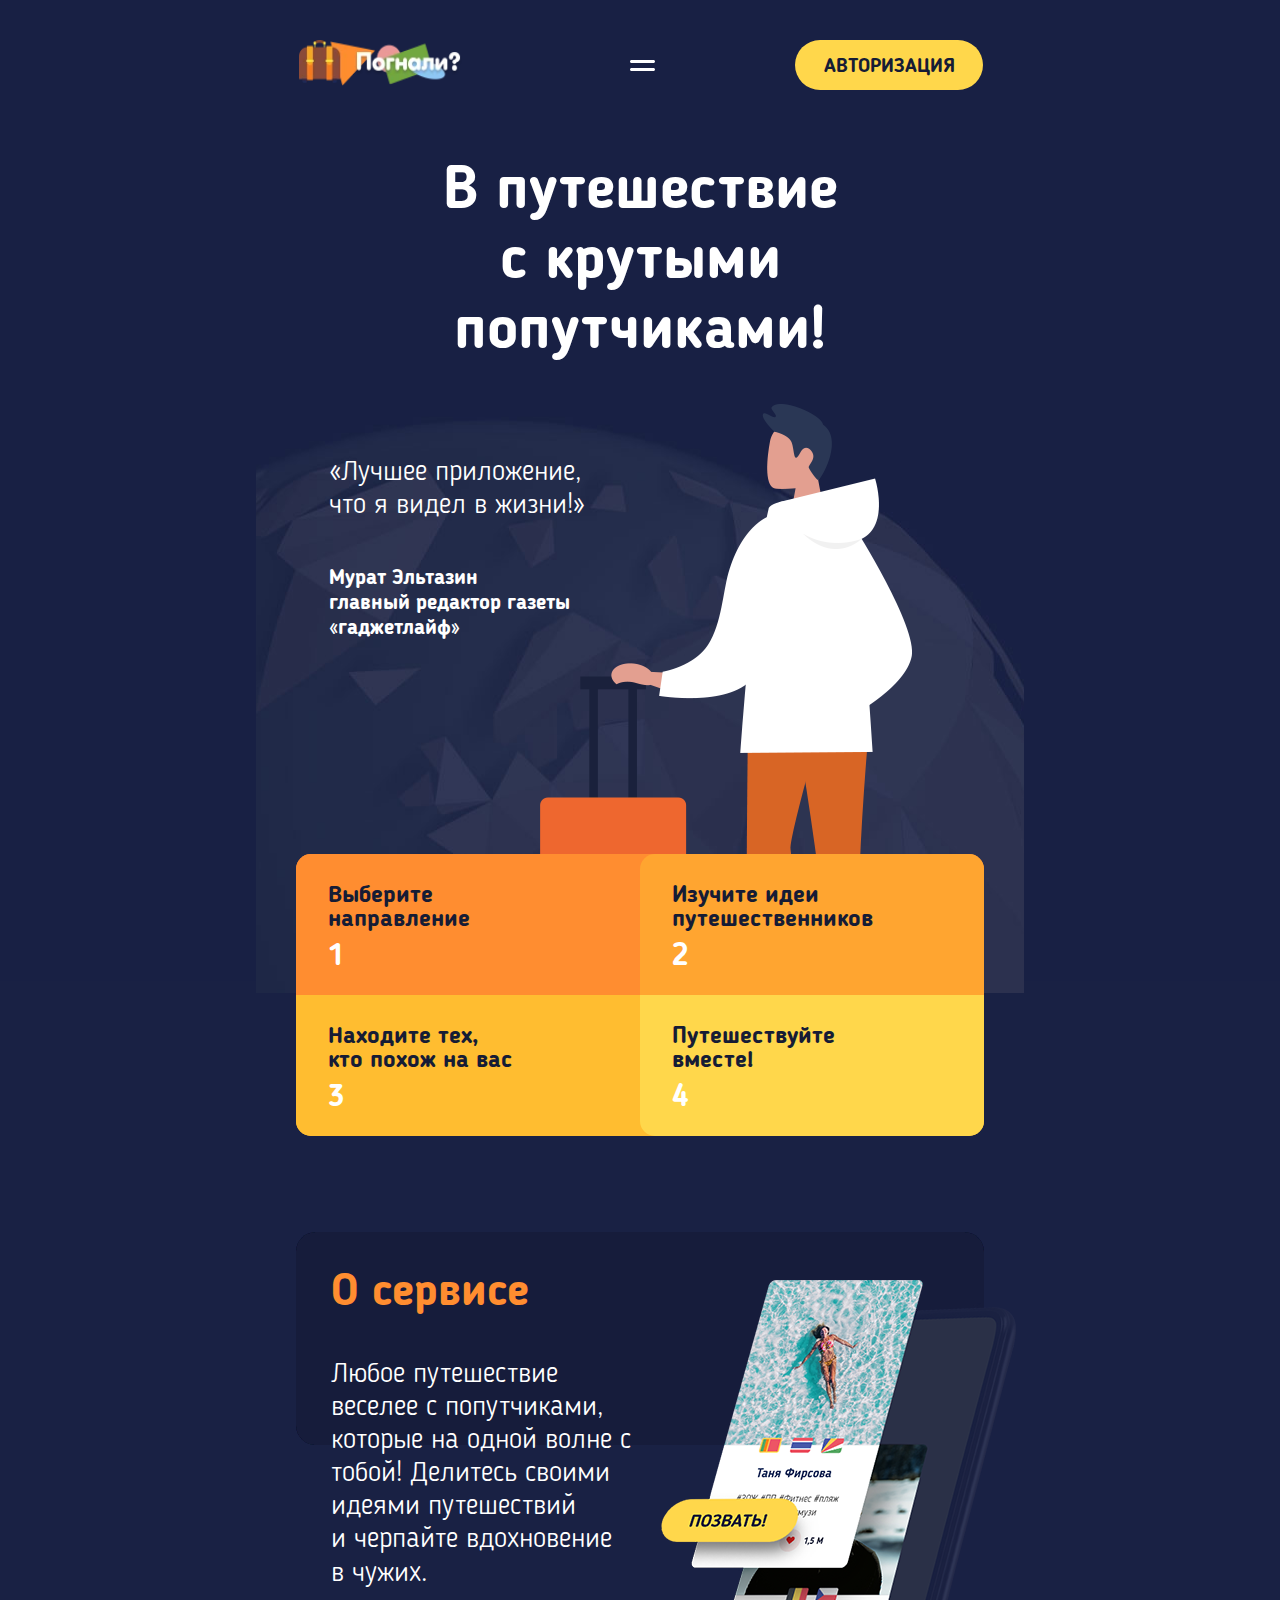
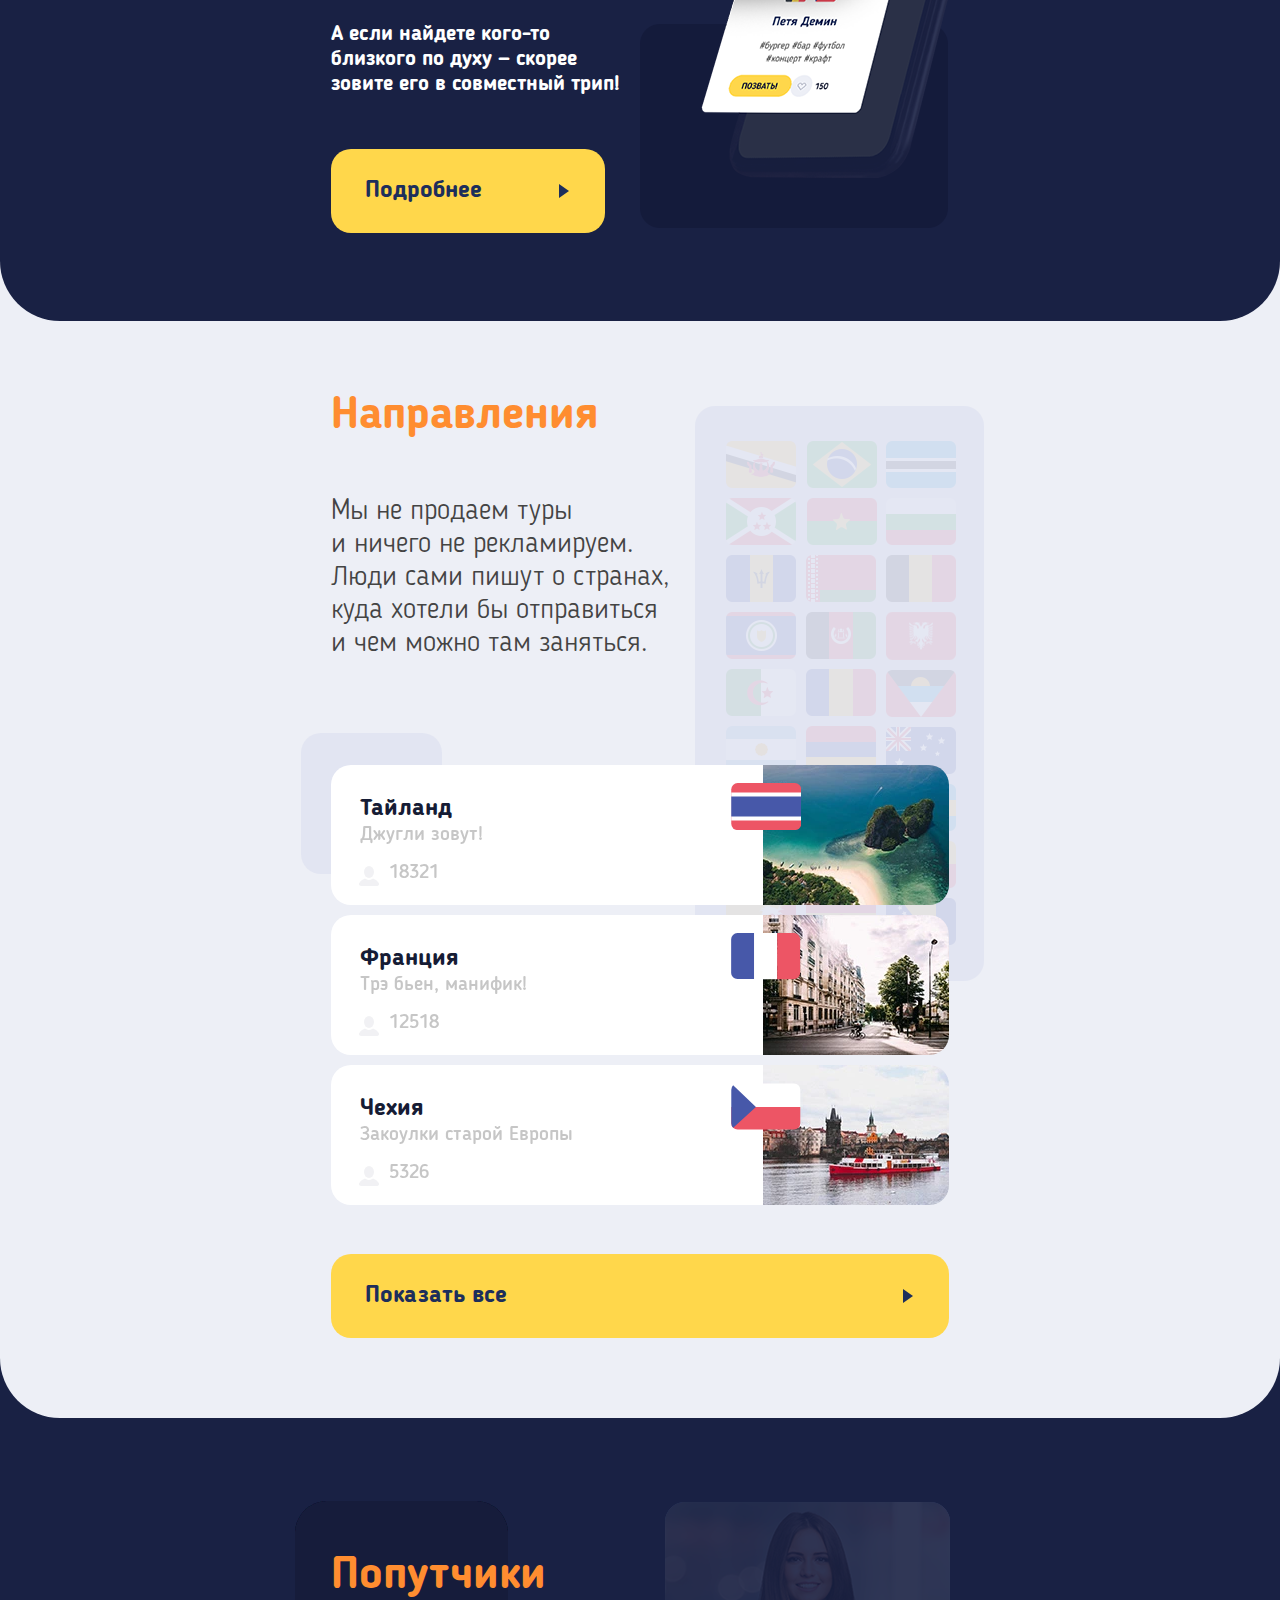
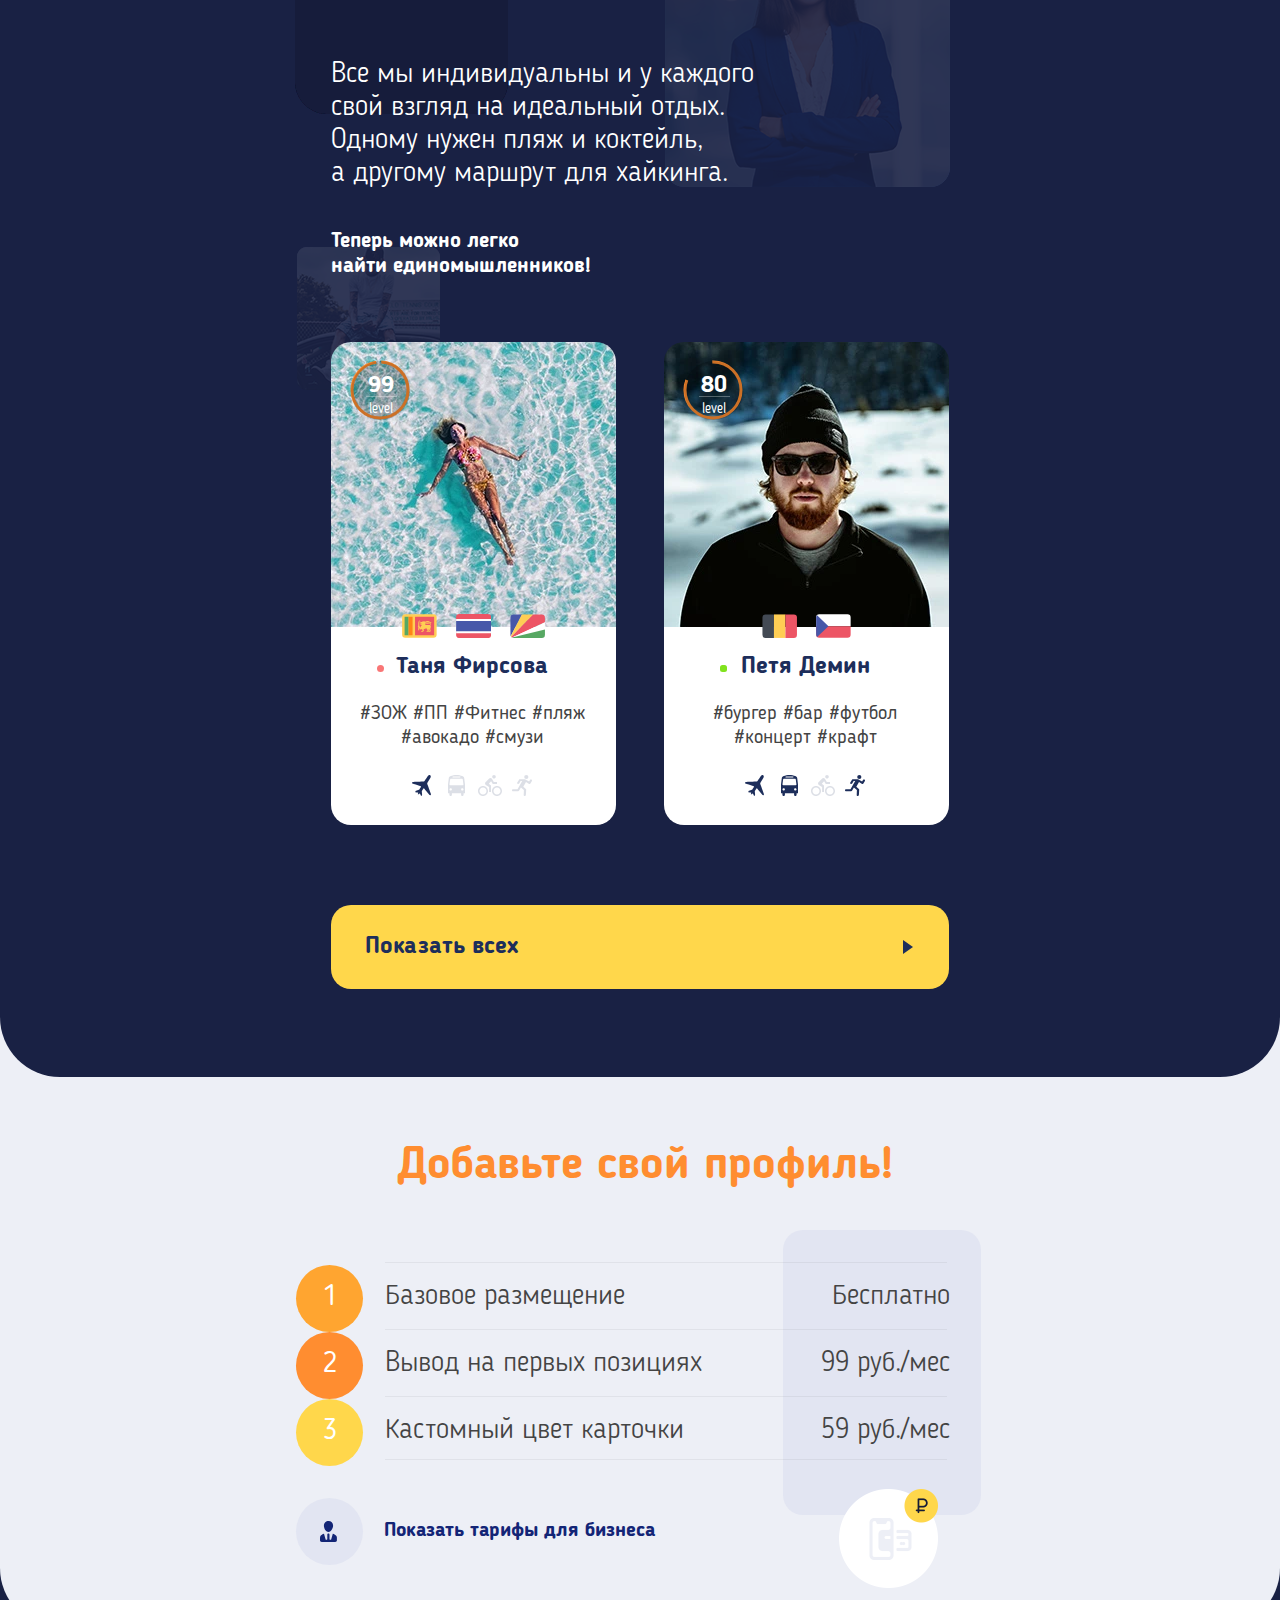
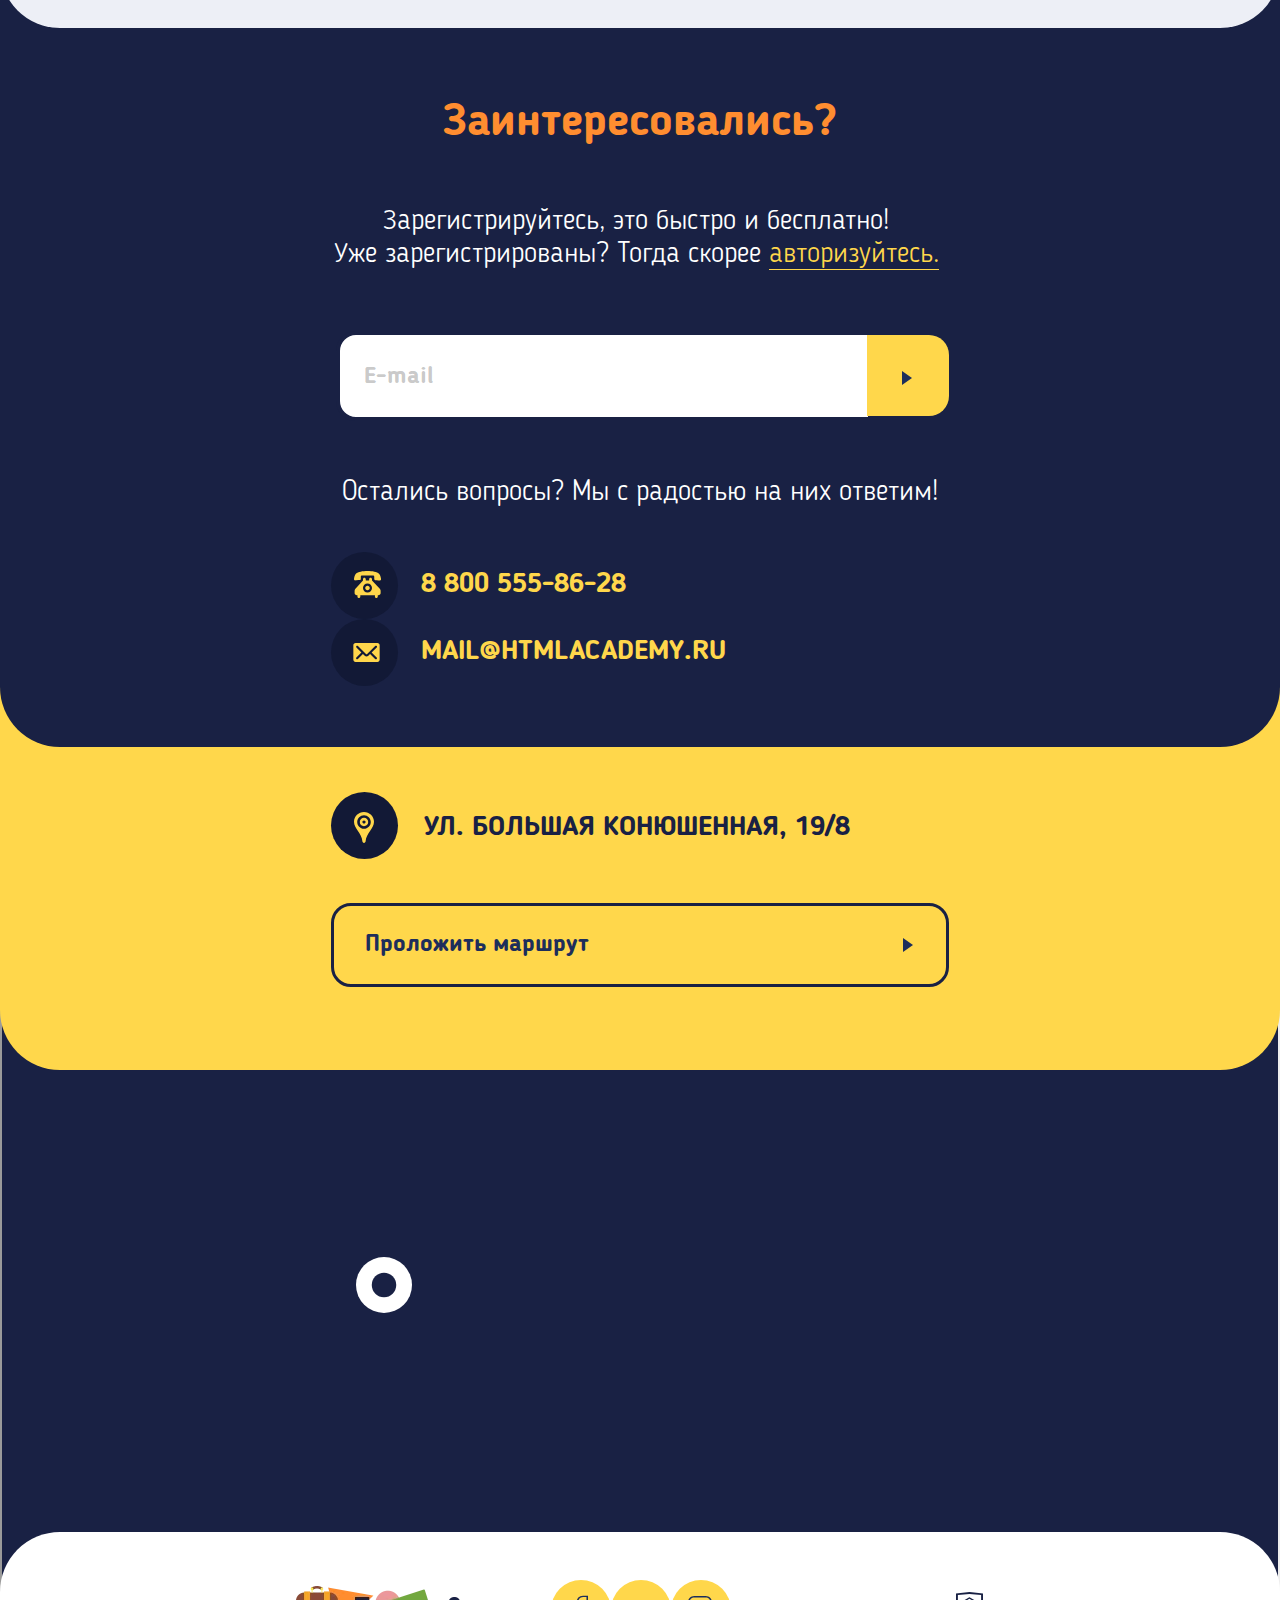
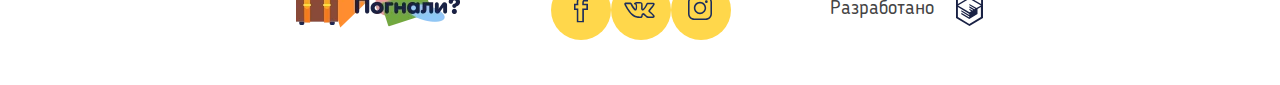
<file: index.html>
<!DOCTYPE html>
<html lang="ru">

<head>
  <meta charset="UTF-8">
  <meta http-equiv="X-UA-Compatible" content="IE=edge">
  <meta name="viewport" content="width=device-width, initial-scale=1.0">
  <link rel="preload" href="fonts/bloggersans.woff2" as="font" type="font/woff2" crossorigin>
  <link rel="preload" href="fonts/bloggersans-bold.woff2" as="font" type="font/woff2" crossorigin>
  <link rel="preload" href="fonts/bloggersans-light.woff2" as="font" type="font/woff2" crossorigin>
  <link rel="preload" href="fonts/bloggersans-medium.woff2" as="font" type="font/woff2" crossorigin>
  <link href="css/style.min.css" rel="stylesheet">
</head>

<body class="main">
  <div class="sprite">
    <svg xmlns="http://www.w3.org/2000/svg" xmlns:xlink="http://www.w3.org/1999/xlink"><symbol id="icon-circle-first" viewbox="0 0 60 60">
  <circle r="28" cx="30" cy="30" fill="none" stroke="#ff8d30" stroke-width="3" stroke-dasharray="180 5" stroke-dashoffset="52"></circle>
</symbol><symbol id="icon-circle-second" viewbox="0 0 60 60">
  <circle r="28" cx="30" cy="30" fill="none" stroke="#ff8d30" stroke-width="3" stroke-dasharray="180 33" stroke-dashoffset="82"></circle>
</symbol><symbol id="icon-circle-third" viewbox="0 0 50 50">
  <circle class="ideal-traveler__round" r="22.5" cx="25" cy="25" fill="none" stroke="#ff8d30" stroke-width="3" stroke-dasharray="100 110" stroke-dashoffset="105"></circle>
</symbol><symbol id="icon-circle-thourth" viewbox="0 0 50 50">
  <circle class="ideal-traveler__round" r="22.5" cx="25" cy="25" fill="none" stroke="#ff8d30" stroke-width="3" stroke-dasharray="51 72" stroke-dashoffset="140"></circle>
</symbol><symbol id="icon-contacts-mail" viewbox="0 0 36 26">
  <path d="M0 23c0 1.6 1.3 3 3 3h30c1.7 0 3-1.3 3-3V3c0-1.6-1.3-3-3-3H3C1.3 0 0 1.3 0 3v20zm11-10L4.2 6.2c-.6-.6-.6-1.5 0-2 .6-.6 1.5-.6 2.1 0l11 10.9c.4.4 1.2.4 1.6 0l11-10.9c.6-.6 1.5-.6 2.1 0 .6.6.6 1.5 0 2L25 13l6.9 6.8c.6.6.6 1.5 0 2-.6.6-1.5.6-2.1 0L22.9 15s-2.1 2.2-2.5 2.5c-.6.6-1.4 1-2.4 1-.9 0-1.8-.4-2.4-1L13.1 15l-6.9 6.8c-.6.6-1.5.6-2.1 0-.6-.6-.6-1.5 0-2L11 13z"></path>
</symbol><symbol id="icon-contacts-phone" viewbox="0 0 36 36">
  <path d="M18 0C11.6 0 5.2 1.1 2.8 3.4.9 5.3.2 8.7 0 10.8v.3c0 .8.7 1.5 1.5 1.5.1 0 3.7-.3 5.9-.5h.2c.8 0 1.5-.7 1.5-1.5v-3C9 6.7 9.7 6 10.7 6h14.7c.8 0 1.6.7 1.6 1.7v3c0 .8.7 1.5 1.5 1.5h.2c2.2.2 5.8.5 5.9.5.8 0 1.5-.7 1.5-1.5v-.3c-.2-2.1-.9-5.5-2.8-7.4C30.8 1.1 24.4 0 18 0zm0 19.5c-1.7 0-3 1.3-3 3s1.3 3 3 3 3-1.3 3-3-1.3-3-3-3zm-2.3-6.8v-1.9c0-1-.8-1.9-1.9-1.9s-1.8.9-1.8 2v1.9L1.9 23.6c-.7.7-1.1 1.6-1.1 2.7v3c0 1.7 1.3 3 3 3h.8v1.9c0 1 .8 1.9 1.9 1.9s1.9-.8 1.9-1.9v-1.9h19.5v1.9c0 1 .8 1.9 1.9 1.9 1 0 1.9-.8 1.9-1.9v-1.9h.8c1.7 0 3-1.3 3-3v-3c0-1.1-.4-2-1.1-2.7L24 12.7v-1.9c0-1-.8-1.9-1.9-1.9s-1.9.8-1.9 1.9v1.9h-4.5zm2.3 3.8c3.3 0 6 2.7 6 6s-2.7 6-6 6-6-2.7-6-6 2.7-6 6-6z"></path>
</symbol><symbol id="icon-facebook" viewbox="0 0 11 21">
  <path d="M7.8 21H2.2v-9.8H0V6.4h2.1c-.1-2.2.3-3.8 1.3-4.9C4.2.6 5.5.1 7.1 0H11v4.7H7.9c-.1.2-.2.8-.2 1.7H11v4.8H7.8V21zm-4.4-1.1h3.1v-9.8h3.2V7.5H6.5v-.6c0-1.5 0-2.9.8-3.4l.2-.1h2.3V1.1H7.1c-1.2.1-2.2.5-2.8 1.2-.8.9-1.1 2.5-.9 4.6l.1.6H1.2v2.6h2.2v9.8z"></path>
</symbol><symbol id="icon-htmlacademy" viewbox="0 0 27 34">
  <path d="M13.6 0h-.2L0 1.4V26l13.5 8L27 26V1.4L13.6 0zm5.7 16.8l-.9.5-5-3v1.4l3.8 2.3-.8.5-3-1.8v1.4l1.9 1.1-1.8 1.1L2 13.6l11.4-6.8L25 13.5l-4.5 2.6-7.1-4.2v1.4l5.9 3.5zM1.9 15.1l11.4 6.8v1l-8-4.7v1.4l8 4.8v1.1l-8-4.7v1.4l8 4.8 8.2-4.9V17l3.4-2v10l-11.6 6.9-11.4-7v-9.8zm0-3v-9l11.6-1.2 11.6 1.2v9L13.5 5.3v-.1h-.2v.1L1.9 12.1z" fill="#192144"></path>
</symbol><symbol id="icon-instagram" viewbox="0 0 23 23">
  <path class="st0" d="M17 1.5c2.5 0 4.5 2 4.5 4.5v11c0 2.5-2 4.5-4.5 4.5H6c-2.5 0-4.5-2-4.5-4.5V6c0-2.5 2-4.5 4.5-4.5h11M17 0H6C2.7 0 0 2.7 0 6v11c0 3.3 2.7 6 6 6h11c3.3 0 6-2.7 6-6V6c0-3.3-2.7-6-6-6z"></path>
  <path class="st0" d="M11.5 7.1c2.4 0 4.4 2 4.4 4.4 0 2.4-2 4.4-4.4 4.4-2.4 0-4.4-2-4.4-4.4 0-2.4 2-4.4 4.4-4.4m0-1.5c-3.3 0-5.9 2.7-5.9 5.9s2.7 5.9 5.9 5.9 5.9-2.7 5.9-5.9-2.6-5.9-5.9-5.9z"></path>
  <circle class="st0" cx="17.6" cy="5.4" r="1.3"></circle>
</symbol><symbol id="icon-menu" viewbox="0 0 25 11">
  <g fill="#fff">
    <path d="M1.5 3h22c.8 0 1.5-.7 1.5-1.5S24.3 0 23.5 0h-22C.7 0 0 .7 0 1.5S.7 3 1.5 3zM23.5 8h-22C.7 8 0 8.7 0 9.5S.7 11 1.5 11h22c.8 0 1.5-.7 1.5-1.5S24.3 8 23.5 8z"></path>
  </g>
</symbol><symbol id="icon-vk" viewbox="0 0 30 15.8">
  <path d="M23.9 15.8c-.4 0-1.2-.1-2.1-.6-.6-.4-1.2-1-1.8-1.5-.4-.4-1.2-1.2-1.4-1.2-.3.1-.5.9-.5 1.6 0 .1 0 .8-.5 1.2-.4.4-1.1.5-1.2.5h-1.9c-1 0-4.4-.2-7.4-3C3.4 9.4.3 3 .1 2.7 0 2.2-.1 1.5.3 1.1.7.7 1.4.6 1.7.6H5.9c.1 0 .6.1 1 .3.4.2.6.7.6.7S8.1 3 9 4.3c1.3 2 1.9 2.5 2.1 2.6.2-.4.3-1.7.2-2.9 0-.5-.1-1.1-.3-1.3-.1-.1-.4-.3-.8-.3l-.7-.6c-.1-.7.6-1.2 1.1-1.4.7-.3 1.8-.4 3.1-.4h.7c1.2 0 1.6.1 2.1.2 1.7.4 1.6 1.7 1.6 3.3v2.1c0 .4 0 1 .1 1.3.2-.1.9-.7 2.1-2.5.8-1.2 1.4-2.5 1.5-2.8.2-.4.6-.9 1.6-.9h4.7c1 0 1.6.3 1.8.9.3.6.2 1.7-2.4 4.6-.4.4-.7.8-1 1.1-.6.7-1.2 1.4-1.2 1.6.1.1.7.6 1.3 1.1 1.5 1.2 2.5 2.3 3 3.1.5.8.4 1.3.3 1.7-.4.9-1.6 1-1.9 1h-4.1zm-5.3-4.9c.9 0 1.7.8 2.5 1.6.5.5 1 1 1.5 1.3.7.4 1.3.4 1.4.4h3.9c.2 0 .4-.1.5-.1 0 0 0-.1-.1-.2-.4-.7-1.4-1.7-2.7-2.7-1.2-1-1.8-1.5-1.9-2.2-.1-.8.5-1.4 1.6-2.7.3-.3.6-.7 1-1.1 1.6-1.8 2-2.6 2.1-3H23.1c-.2.4-.8 1.8-1.6 3-1.9 2.8-2.8 3.2-3.4 3.2-.2 0-.4 0-.6-.1-1-.6-1-1.8-.9-2.8v-.4-1.7c.1-1.7 0-1.7-.4-1.8-.4-.1-.7-.1-1.9-.2h-.7c-.6 0-1.3 0-1.9.1l.3.3c.6.7.6 2 .6 2.2.1 1.6.1 3.8-1 4.3-.2.1-.4.1-.6.1-.9 0-1.9-.9-3.4-3.3-.8-1.2-1.5-2.7-1.5-2.8L6 2.2c-.1 0-.2-.1-.3-.1h-4-.1c.6 1.2 3.4 6.6 6.5 9.5 2.7 2.5 5.8 2.6 6.4 2.6h1.9s.2-.1.3-.1V14c0-.3 0-2.6 1.6-3 .1-.1.2-.1.3-.1z"></path>
</symbol></svg>

  </div>
  <header class="page-header">
    <div class="page-header__wrapper">
      <a class="page-header__logo logo">
        <picture class="page-header__hide">
          <source type="image/webp" media="(min-width: 1440px)" srcset="img/logo-desktop-white@1x.webp 1x, img/logo-desktop-white@2x.webp 2x">
          <source type="image/webp" media="(min-width: 768px)" srcset="img/logo-tablet-white@1x.webp 1x, img/logo-tablet-white@2x.webp 2x">
          <source type="image/webp" srcset="img/logo-mobile-white@1x.webp 1x, img/logo-mobile-white@2x.webp 2x">
          <source media="(min-width: 1440px)" srcset="img/logo-desktop-white@1x.png 1x, img/logo-desktop-white@2x.png 2x">
          <source media="(min-width: 768px)" srcset="img/logo-tablet-white@1x.png 1x, img/logo-tablet-white@2x.png 2x">
          <img class="logo__image" src="img/logo-mobile-white@1x.png" srcset="img/logo-mobile-white@2x.png 2x" width="100" height="19" alt="Логотип Погнали">
        </picture>
        <picture class="page-header__picture">
          <source type="image/webp" media="(min-width: 1440px)" srcset="img/logo-desktop-blue@1x.webp 1x, img/logo-desktop-blue@2x.webp 2x">
          <source type="image/webp" media="(min-width: 768px)" srcset="img/logo-tablet-blue@1x.webp 1x, img/logo-tablet-blue@2x.webp 2x">
          <source type="image/webp" srcset="img/logo-mobile-blue@1x.webp 1x, img/logo-mobile-blue@2x.webp 2x">
          <source media="(min-width: 1440px)" srcset="img/logo-desktop-blue@1x.png 1x, img/logo-desktop-blue@2x.png 2x">
          <source media="(min-width: 768px)" srcset="img/logo-tablet-blue@1x.png 1x, img/logo-tablet-blue@2x.png 2x">
          <img class="page-header__new" src="img/logo-mobile-blue@1x.png" srcset="img/logo-mobile-blue@2x.png 2x" width="100" height="19" alt="Логотип Погнали">
        </picture>
      </a>
      <button class="page-header__toggle-open" type="button">Открыть
        меню
        <svg class="page-header__icon" width="25" height="11">
          <use xlink:href="#icon-menu">
        </use></svg>
      </button>
      <ul class="page-header__navigation navigation">
        <li class="navigation__item">
          <a class="navigation__link">
            <span class="navigation__animation" data-hover="О сервисе">О сервисе</span>
          </a>
        </li>
        <li class="navigation__item">
          <a class="navigation__link" href="form.html">
            <span class="navigation__animation" data-hover="Направления">Направления</span>
          </a>
        </li>
        <li class="navigation__item">
          <a class="navigation__link" href="catalog.html">
            <span class="navigation__animation" data-hover="Попутчики">Попутчики</span>
          </a>
        </li>
      </ul>
      <ul class="page-header__manage">
        <li class="page-header__contact page-header__contact--hide">
          <a class="page-header__phone" href="tel:+78005558628">Позвонить</a>
        </li>
        <li class="page-header__contact page-header__contact--hide">
          <a class="page-header__email" href="mailto:mail@htmlacademy.ru">Написать</a>
        </li>
        <li class="page-header__contact">
          <a class="page-header__button button-authorization button-authorization--size" href="login.html">Авторизация</a>
        </li>
      </ul>
    </div>
    <nav class="main-nav">
      <div class="main-nav__wrapper">
        <div class="main-nav__content">
          <a class="main-nav__logo">
            <picture>
              <source type="image/webp" media="(min-width: 768px)" srcset="img/logo-tablet-blue@1x.webp 1x, img/logo-tablet-blue@2x.webp 2x">
              <source type="image/webp" srcset="img/logo-mobile-blue@1x.webp 1x, img/logo-mobile-blue@2x.webp 2x">
              <source media="(min-width: 768px)" srcset="img/logo-tablet-blue@1x.png 1x, img/logo-tablet-blue@2x.png 2x">
              <img class="main-nav__image" src="img/logo-mobile-blue@1x.png" srcset="img/logo-mobile-blue@2x.png 2x" width="100" height="19" alt="Логотип Погнали">
            </picture>
          </a>
          <button class="main-nav__close" type="button">Закрыть меню</button>
        </div>
        <ul class="main-nav__list site-list">
          <li class="site-list__item">
            <a class="site-list__link">
              <span class="site-list__animation" data-hover="О сервисе">О сервисе</span>
            </a>
          </li>
          <li class="site-list__item">
            <a class="site-list__link" href="form.html">
              <span class="site-list__animation" data-hover="Направления">Направления</span>
            </a>
          </li>
          <li class="site-list__item">
            <a class="site-list__link" href="catalog.html">
              <span class="site-list__animation" data-hover="Попутчики">Попутчики</span>
            </a>
          </li>
        </ul>
        <a class="main-nav__login button-authorization button-authorization--header" href="login.html">Авторизация</a>
        <ul class="main-nav__connection">
          <li class="main-nav__items">
            <a class="main-nav__phone-number" href="tel:+78005558628">
              <span>8 800 555-86-28</span>
              <svg class="main-nav__first" width="18" height="18">
                <use xlink:href="#icon-contacts-phone">
              </use></svg>
            </a>
          </li>
          <li class="main-nav__items">
            <a class="main-nav__email" href="mailto:mail@htmlacademy.ru">
              <span>mail@htmlacademy.ru</span>
              <svg class="main-nav__second" width="18" height="13">
                <use xlink:href="#icon-contacts-mail">
              </use></svg>
            </a>
          </li>
        </ul>
        <ul class="main-nav__links-header public">
          <li class="public__button">
            <a class="public__link" href="https://www.facebook.com/">
              <svg class="public__facebook" width="11" height="21">
                <use xlink:href="#icon-facebook">
              </use></svg>
              <span class="visually-hidden">
                Фейсбук
              </span>
            </a>
          </li>
          <li class="public__button">
            <a class="public__link" href="https://vk.com/">
              <svg class="public__vkontakte" width="23" height="12">
                <use xlink:href="#icon-vk">
              </use></svg>
              <span class="visually-hidden">
                Вконтакте
              </span>
            </a>
          </li>
          <li class="public__button">
            <a class="public__link" href="https://www.instagram.com/?hl=ru">
              <svg class="public__instagram" width="18" height="18">
                <use xlink:href="#icon-instagram">
              </use></svg>
              <span class="visually-hidden">
                Инстаграмм
              </span>
            </a>
          </li>
        </ul>
      </div>
    </nav>
    
  </header>
  <main class="page-main">
    <h1 class="visually-hidden">Погнали - найди себе попутчика в путешествие</h1>
    <section class="about-us">
      <div class="about-us__wrapper">
        <div class="about-us__transition">
          <h2 class="about-us__title">В путешествие с крутыми попутчиками!</h2>
          <div class="about-us__content">
            <ul class="about-us__manage">
              <li class="about-us__contact">
                <a class="about-us__phone" href="tel:+78005558628">Позвонить</a>
              </li>
              <li class="about-us__contact">
                <a class="about-us__email" href="mailto:mail@htmlacademy.ru">Написать</a>
              </li>
              <li class="about-us__contact">
                <a class="about-us__button button-authorization button-authorization--size" href="login.html">Авторизация</a>
              </li>
            </ul>
            <div class="about-us__information">
              <p class="about-us__praise"><q>Лучшее приложение, что я видел в жизни!</q></p>
              <p class="about-us__news">Мурат Эльтазин главный&nbsp;редактор газеты &#171;гаджетлайф&#187; </p>
            </div>
          </div>
        </div>
        <ul class="about-us__explanations">
          <li class="about-us__item about-us__item--first">Выберите направление
            <span class="about-us__number">1</span>
          </li>
          <li class="about-us__item about-us__item--second">Изучите идеи путешественников
            <span class="about-us__number">2</span>
          </li>
          <li class="about-us__item about-us__item--third">Находите тех, кто похож на вас
            <span class="about-us__number">3</span>
          </li>
          <li class="about-us__item about-us__item--last">Путешествуйте вместе!
            <span class="about-us__number">4</span>
          </li>
        </ul>
      </div>
    </section>
    <section class="about-service">
      <div class="about-service__color">
        <div class="about-service__wrapper">
          <h2 class="about-service__title headline">О сервисе</h2>
          <p class="about-service__start">Любое путешествие веселее с попутчиками, которые на одной волне с тобой!
            Делитесь
            своими идеями путешествий <br class="about-service__carry">и черпайте вдохновение в чужих. </p>
          <p class="about-service__end">А если найдете кого-то близкого по духу — скорее зовите <span class="about-service__additive">его</span> в совместный трип!</p>
          <a href="service.html" class="about-service__button button button--size">Подробнее</a>
        </div>
      </div>
    </section>
    <section class="directions">
      <div class="directions__color">
        <div class="directions__wrapper">
          <div class="directions__content">
            <h2 class="directions__title headline">Направления</h2>
            <p class="directions__paragraph">Мы не продаем туры и&nbsp;ничего не рекламируем. Люди сами пишут о странах,
              куда
              хотели бы отправиться и чем можно там заняться.</p>
          </div>
          <ul class="directions__countries">
            <li class="directions__country country">
              <picture class="country__picture">
                <source type="image/webp" media="(min-width: 768px)" srcset="img/thailand-desktop@1x.webp 1x, img/thailand-desktop@2x.webp 2x">
                <source type="image/webp" srcset="img/thailand-mobile@1x.webp 1x, img/thailand-mobile@2x.webp 2x">
                <source media="(min-width: 768px)" srcset="img/thailand-desktop@1x.jpg 1x, img/thailand-desktop@2x.jpg 2x">
                <img class="country__image" src="img/thailand-mobile@1x.jpg" srcset="img/thailand-mobile@2x.jpg 2x" width="270" height="110" alt="Тайланд">
              </picture>
              <div class="country__wrapper country__wrapper--first">
                <h3 class="country__title">Тайланд</h3>
                <p class="country__paragraf">Джугли зовут!</p>
                <span class="country__count-people">18321</span>
              </div>
            </li>
            <li class="directions__country country">
              <picture class="country__picture">
                <source type="image/webp" media="(min-width: 768px)" srcset="img/france-desktop@1x.webp 1x, img/france-desktop@2x.webp 2x">
                <source type="image/webp" srcset="img/france-mobile@1x.webp 1x, img/france-mobile@2x.webp 2x">
                <source media="(min-width: 768px)" srcset="img/france-desktop@1x.jpg 1x, img/france-desktop@2x.jpg 2x">
                <img class="country__image" src="img/france-mobile@1x.jpg" srcset="img/france-mobile@2x.jpg 2x" width="270" height="110" alt="Франция">
              </picture>
              <div class="country__wrapper country__wrapper--second">
                <h3 class="country__title">Франция</h3>
                <p class="country__paragraf">Трэ бьен, манифик!</p>
                <span class="country__count-people">12518</span>
              </div>
            </li>
            <li class="directions__country country">
              <picture class="country__picture">
                <source type="image/webp" media="(min-width: 768px)" srcset="img/czech-desktop@1x.webp 1x, img/czech-desktop@2x.webp 2x">
                <source type="image/webp" srcset="img/czech-mobile@1x.webp 1x, img/czech-mobile@2x.webp 2x">
                <source media="(min-width: 768px)" srcset="img/czech-desktop@1x.jpg 1x, img/czech-desktop@2x.jpg 2x">
                <img class="country__image" src="img/czech-mobile@1x.jpg" srcset="img/czech-mobile@2x.jpg 2x" width="270" height="110" alt="Чехия">
              </picture>
              <div class="country__wrapper country__wrapper--third">
                <h3 class="country__title">Чехия</h3>
                <p class="country__paragraf">Закоулки старой Европы</p>
                <span class="country__count-people">5326</span>
              </div>
            </li>
          </ul>
          <a href="form.html" class="directions__button button button--desktop">Показать все</a>
        </div>
      </div>
    </section>
    <section class="fellow-travelers">
      <div class="fellow-travelers__color">
        <div class="fellow-travelers__wrapper">
          <div class="fellow-travelers__content">
            <h2 class="fellow-travelers__title headline">Попутчики</h2>
            <p class="fellow-travelers__paragraph">Все мы индивидуальны и у каждого свой взгляд на идеальный отдых.
              Одному
              нужен пляж и коктейль, <br class="fellow-travelers__carry">а другому маршрут для хайкинга.</p>
            <p class="fellow-travelers__paragraph-exclamation">Теперь можно легко <br class="fellow-travelers__carry">найти единомышленников!</p>
          </div>
          <ul class="fellow-travelers__list">
            <li class="fellow-travelers__item companion">
              <svg class="companion__circle" width="60" height="60">
                <use xlink:href="#icon-circle-first">
              </use></svg>
              <div class="companion__content">
                <span class="companion__interest">99</span>
                <span class="companion__level">level</span>
              </div>
              <picture class="companion__picture">
                <source type="image/webp" srcset="img/firsova-desktop@1x.webp 1x, img/firsova-desktop@2x.webp 2x">
                <img class="companion__image" src="img/firsova-desktop@1x.jpg" srcset="img/firsova-desktop@2x.jpg 2x" width="270" height="270" alt="Таня Фирсова">
              </picture>
              <ul class="companion__desires">
                <li class="companion__country companion__country--first" data-tooltip="Шри-Ланка">
                  <span class="visually-hidden">Шри-Ланка</span>
                </li>
                <li class="companion__country companion__country--second" data-tooltip="Тайланд">
                  <span class="visually-hidden">Тайланд</span>
                </li>
                <li class="companion__country companion__country--third" data-tooltip="Cейшелы">
                  <span class="visually-hidden">Сейшелы</span>
                </li>
              </ul>
              <div class="companion__wrapper">
                <a href="#">
                  <h3 class="companion__title companion__title--first">Таня Фирсова</h3>
                </a>
                <p class="companion__paragraf">#ЗОЖ #ПП #Фитнес #пляж #авокадо #смузи</p>
                <ul class="companion__transport transport">
                  <li class="transport__item" data-tooltip="Авиаперелет">
                    <span class="transport__aircraft transport__aircraft--active">Авиаперелет</span>
                  </li>
                  <li class="transport__item" data-tooltip="Автотранспорт">
                    <span class="transport__car">Автотранспорт</span>
                  </li>
                  <li class="transport__item" data-tooltip="Велосипед">
                    <span class="transport__bicycle">Велосипед</span>
                  </li>
                  <li class="transport__item" data-tooltip="Пешком">
                    <span class="transport__pedestrian">Пешком</span>
                  </li>
                </ul>
              </div>
            </li>
            <li class="fellow-travelers__item companion">
              <svg class="companion__circle" width="60" height="60">
                <use xlink:href="#icon-circle-second"></use>
              </svg>
              <div class="companion__content">
                <span class="companion__interest">80</span>
                <span class="companion__level">level</span>
              </div>
              <picture class="companion__picture">
                <source type="image/webp" srcset="img/demin-desktop@1x.webp 1x, img/demin-desktop@2x.webp 2x">
                <img class="companion__image" src="img/demin-desktop@1x.jpg" srcset="img/demin-desktop@2x.jpg 2x" width="270" height="270" alt="Петя Демин">
              </picture>
              <ul class="companion__desires">
                <li class="companion__country companion__country--fourth" data-tooltip="Бельгия">
                  <span class="visually-hidden">Бельгия</span>
                </li>
                <li class="companion__country companion__country--fifth" data-tooltip="Чехия">
                  <span class="visually-hidden">Чехия</span>
                </li>
              </ul>
              <div class="companion__wrapper">
                <a href="#">
                  <h3 class="companion__title companion__title--second">Петя Демин</h3>
                </a>
                <p class="companion__paragraf">#бургер #бар #футбол #концерт #крафт</p>
                <ul class="companion__transport transport">
                  <li class="transport__item" data-tooltip="Авиаперелет">
                    <span class="transport__aircraft transport__aircraft--active">Авиаперелет</span>
                  </li>
                  <li class="transport__item" data-tooltip="Автотранспорт">
                    <span class="transport__car transport__car--active">Автотранспорт</span>
                  </li>
                  <li class="transport__item" data-tooltip="Велосипед">
                    <span class="transport__bicycle">Велосипед</span>
                  </li>
                  <li class="transport__item" data-tooltip="Пешком">
                    <span class="transport__pedestrian transport__pedestrian--active">Пешком</span>
                  </li>
                </ul>
              </div>
            </li>
          </ul>
          <a href="catalog.html" class="fellow-travelers__button button button--width">Показать всеx</a>
        </div>
      </div>
    </section>
    <section class="profile">
      <div class="profile__color">
        <div class="profile__wrapper">
          <h2 class="profile__title headline">Добавьтe свой профиль<span class="profile__sign">!</span></h2>
          <ul class="profile__tariffs">
            <li class="profile__cost">
              <div class="profile__content">
                <span class="profile__information">Базовое размещение</span>
                <span class="profile__money">Бесплатно</span>
              </div>
              <span class="profile__number profile__number--first">1</span>
            </li>
            <li class="profile__cost">
              <div class="profile__content">
                <span class="profile__information">Вывод на первых позициях</span>
                <span class="profile__money">99 руб./мес</span>
              </div>
              <span class="profile__number profile__number--second">2</span>
            </li>
            <li class="profile__cost">
              <div class="profile__content profile__content--last">
                <span class="profile__information">Кастомный цвет карточки</span>
                <span class="profile__money">59 руб./мес</span>
              </div>
              <span class="profile__number profile__number--third">3</span>
            </li>
          </ul>
          <a href="business-tariffs.html" class="profile__button">Показать тарифы для бизнеса</a>
        </div>
      </div>
    </section>
    <section class="modal">
      <h2 class="modal__title headline">Бизнес-тарифы</h2>
      <ul class="modal__business-tariffs">
        <li class="modal__tarif">
          <span class="modal__name">Реклама у блоггера</span>
          <span class="modal__cost">300 000 руб./пост</span>
        </li>
        <li class="modal__tarif">
          <span class="modal__name">Накрутка подписчиков</span>
          <span class="modal__cost">от 1 руб./шт.</span>
        </li>
        <li class="modal__tarif">
          <span class="modal__name">Лайки от ботов</span>
          <span class="modal__cost">от 20 коп./лайк</span>
        </li>
        <li class="modal__tarif modal__tarif--last">
          <span class="modal__name">Ваш продакт-плейсмент</span>
          <span class="modal__cost">Индивидуально</span>
        </li>
      </ul>
      <button class="modal__close" type="button">Закрыть окно</button>
    </section>
    <section class="interest">
      <div class="interest__color">
        <div class="interest__wrapper">
          <div class="interest__headline">
            <h2 class="interest__title headline">Заинтересовались?</h2>
            <p class="interest__content">Зарегистрируйтесь, это&nbsp;быстро и бесплатно!Уже&nbsp;зарегистрированы? Тогда
              скорее
              <a class="interest__login" href="login.html">авторизуйтесь.</a>
            </p>
          </div>
          <form class="interest__registration" method="post" action="https://echo.htmlacademy.ru">
            <label class="interest__label" for="appointment-email">Ваш e-mail</label>
            <input class="interest__email" id="appointment-email" type="email" name="email" placeholder="E-mail">
            <button type="submit" class="interest__button">Регистрация</button>
          </form>
          <p class="interest__paragraf">Остались вопросы?
            <span class="interest__addition"><br class="interest__carry">Мы с радостью на них ответим!</span>
            <span class="interest__additive">Свяжитесь с нами удобным для вас способом:</span>
          </p>
          <ul class="interest__contacts contacts">
            <li class="contacts__item">
              <a class="contacts__phone-number" href="tel:+78005558628">
                <span>8 800 555-86-28</span>
                <svg class="contacts__first" width="18" height="18">
                  <use xlink:href="#icon-contacts-phone">
                </use></svg>
              </a>
            </li>
            <li class="contacts__item">
              <a class="contacts__email" href="mailto:mail@htmlacademy.ru">
                <span>mail@htmlacademy.ru</span>
                <svg class="contacts__second" width="18" height="13">
                  <use xlink:href="#icon-contacts-mail">
                </use></svg>
              </a>
            </li>
          </ul>
        </div>
      </div>
    </section>
    <section class="map">
      <div class="map__wrapper">
        <h2 class="visually-hidden">Как до нас добраться</h2>
        <address class="map__address">ул. Большая Конюшенная, 19/8</address>
        <a href="https://www.google.com/maps/place/%D0%91%D0%BE%D0%BB%D1%8C%D1%88%D0%B0%D1%8F+%D0%9A%D0%BE%D0%BD%D1%8E%D1%88%D0%B5%D0%BD%D0%BD%D0%B0%D1%8F+%D1%83%D0%BB.,+19%2F8,+%D0%A1%D0%B0%D0%BD%D0%BA%D1%82-%D0%9F%D0%B5%D1%82%D0%B5%D1%80%D0%B1%D1%83%D1%80%D0%B3,+191186/@59.9387165,30.3208587,17z/data=!3m1!4b1!4m5!3m4!1s0x4696310fca145cc1:0x42b32648d8238007!8m2!3d59.9387165!4d30.3230474" class="map__button button button--color">Проложить маршрут</a>
      </div>
    </section>
    <section class="address">
      <div class="address__wrapper">
        <h2 class="visually-hidden">Карта</h2>
        <picture>
          <source type="image/webp" media="(min-width: 1440px)" srcset="img/map-desktop@1x.webp 1x, img/map-desktop@2x.webp 2x">
          <source type="image/webp" media="(min-width: 768px)" srcset="img/map-tablet@1x.webp 1x, img/map-tablet@2x.webp 2x">
          <source type="image/webp" srcset="img/map-mobile@1x.webp 1x, img/map-mobile@2x.webp 2x">
          <source media="(min-width: 1440px)" srcset="img/map-desktop@1x.jpg 1x, img/map-desktop@2x.jpg 2x">
          <source media="(min-width: 768px)" srcset="img/map-tablet@1x.jpg 1x, img/map-tablet@2x.jpg 2x">
          <img class="address__image" src="img/map-mobile@1x.jpg" srcset="img/map-mobile@2x.jpg 2x" width="320" height="546" alt="ул. Большая Конюшенная, 19/8">
        </picture>
        <div class="address__map">
          <iframe class="address__iframe" src="https://www.google.com/maps/embed?pb=!1m18!1m12!1m3!1d1998.6037872533277!2d30.320858716096975!3d59.93871648187614!2m3!1f0!2f0!3f0!3m2!1i1024!2i768!4f13.1!3m3!1m2!1s0x4696310fca145cc1%3A0x42b32648d8238007!2z0JHQvtC70YzRiNCw0Y8g0JrQvtC90Y7RiNC10L3QvdCw0Y8g0YPQuy4sIDE5LzgsINCh0LDQvdC60YIt0J_QtdGC0LXRgNCx0YPRgNCzLCAxOTExODY!5e0!3m2!1sru!2sru!4v1563105780503!5m2!1sru!2sru" allowfullscreen="">
          </iframe>
        </div>
      </div>
    </section>
  </main>
  <footer class="page-footer">
    <div class="page-footer__wrapper">
      <a class="page-footer__logo">
        <picture>
          <source type="image/webp" media="(min-width: 1440px)" srcset="img/logo-desktop-blue@1x.webp 1x, img/logo-desktop-blue@2x.webp 2x">
          <source type="image/webp" media="(min-width: 768px)" srcset="img/logo-tablet-blue@1x.webp 1x, img/logo-tablet-blue@2x.webp 2x">
          <source type="image/webp" srcset="img/logo-mobile-blue@1x.webp 1x, img/logo-mobile-blue@2x.webp 2x">
          <source media="(min-width: 1440px)" srcset="img/logo-desktop-blue@1x.png 1x, img/logo-desktop-blue@2x.png 2x">
          <source media="(min-width: 768px)" srcset="img/logo-tablet-blue@1x.png 1x, img/logo-tablet-blue@2x.png 2x">
          <img class="page-footer__image" src="img/logo-mobile-blue@1x.png" srcset="img/logo-mobile-blue@2x.png 2x" width="100" height="19" alt="Логотип Погнали">
        </picture>
      </a>
      <ul class="page-footer__links social">
        <li class="social__button">
          <a class="social__link" href="https://www.facebook.com/">
            <svg class="social__facebook" width="11" height="21">
              <use xlink:href="#icon-facebook">
            </use></svg>
            <span class="visually-hidden">
              Фейсбук
            </span>
          </a>
        </li>
        <li class="social__button">
          <a class="social__link" href="https://vk.com/">
            <svg class="social__vkontakte" width="23" height="12">
              <use xlink:href="#icon-vk">
            </use></svg>
            <span class="visually-hidden">
              Вконтакте
            </span>
          </a>
        </li>
        <li class="social__button">
          <a class="social__link" href="https://www.instagram.com/?hl=ru">
            <svg class="social__instagram" width="18" height="18">
              <use xlink:href="#icon-instagram">
            </use></svg>
            <span class="visually-hidden">
              Инстаграмм
            </span>
          </a>
        </li>
      </ul>
      <div class="page-footer__content">
        <a class="page-footer__html logo-html" href="https://htmlacademy.ru/intensive/adaptive">
          <span>Разработано</span>
          <svg class="logo-html__icon" width="27px" height="34px">
            <use xlink:href="#icon-htmlacademy">
          </use></svg>
        </a>
      </div>
    </div>
  </footer>
  <script src="js/main.min.js"></script>
</body>

</html>
</file>
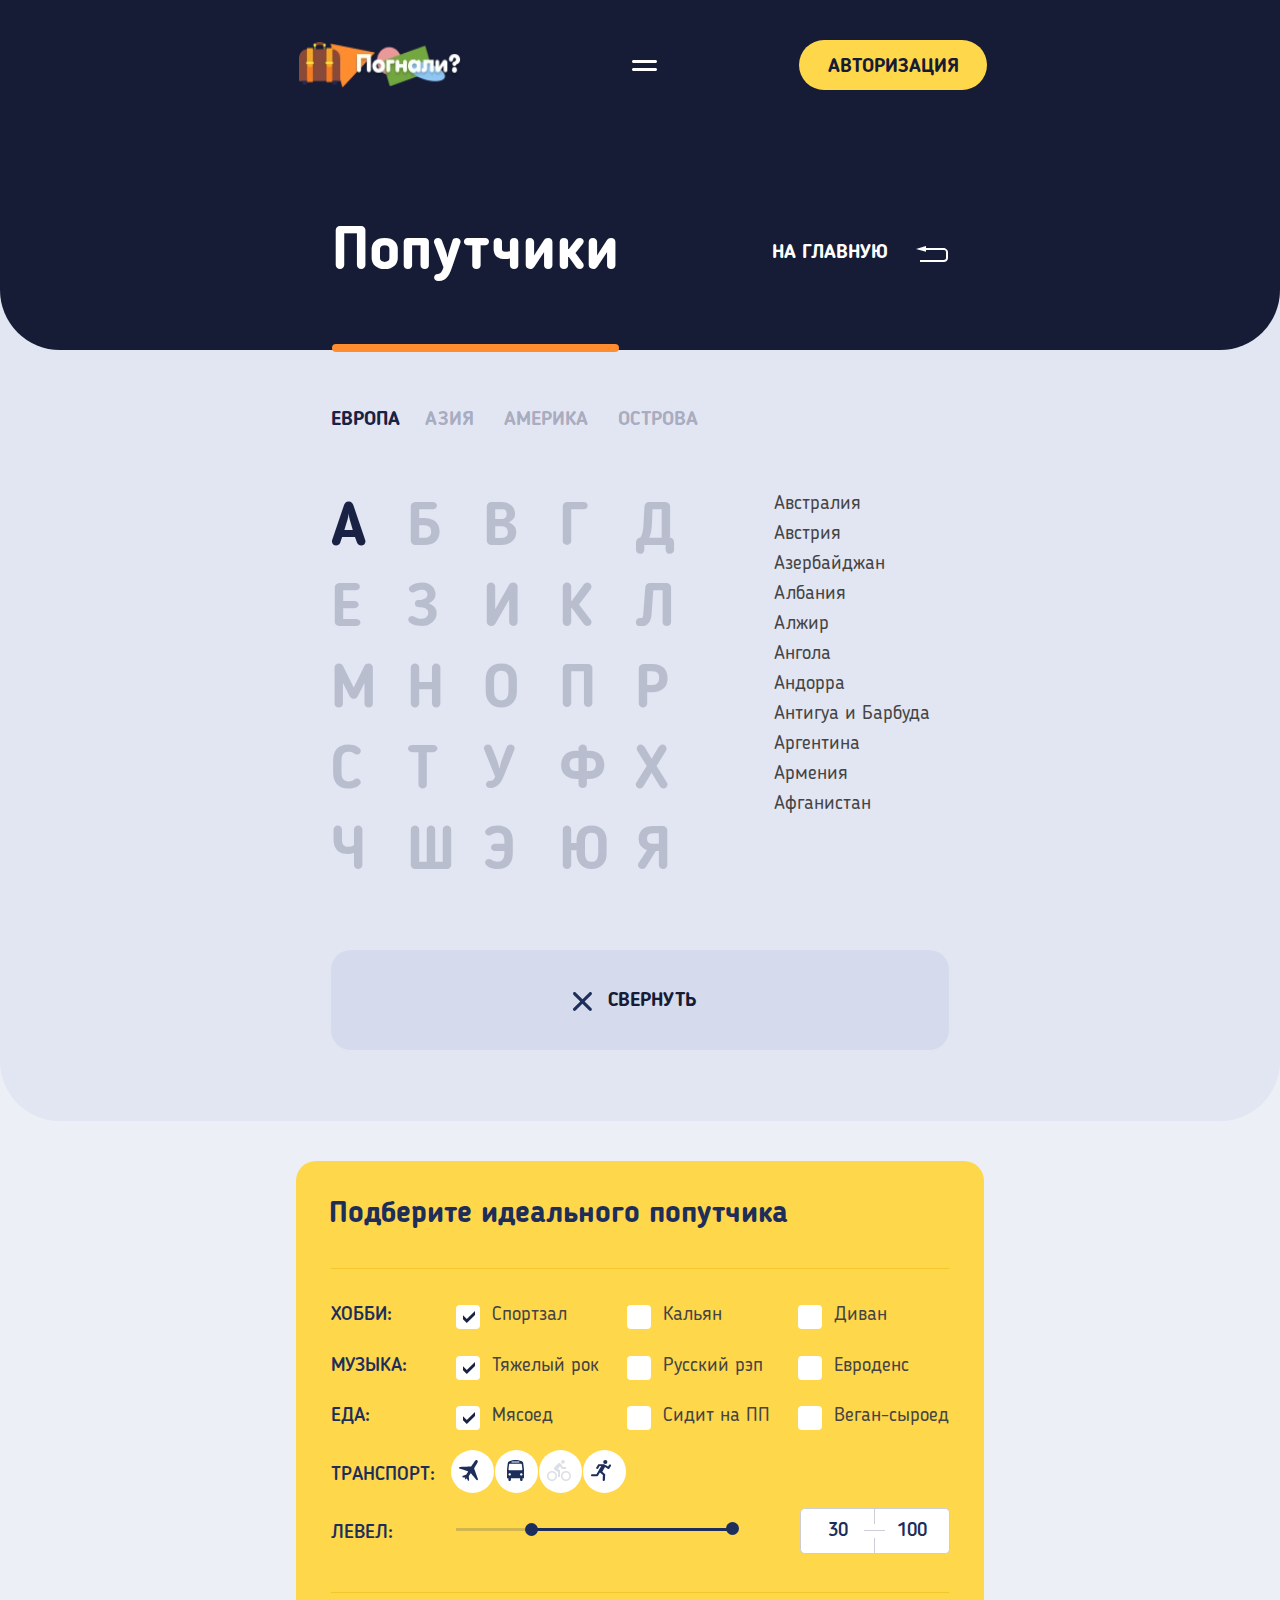
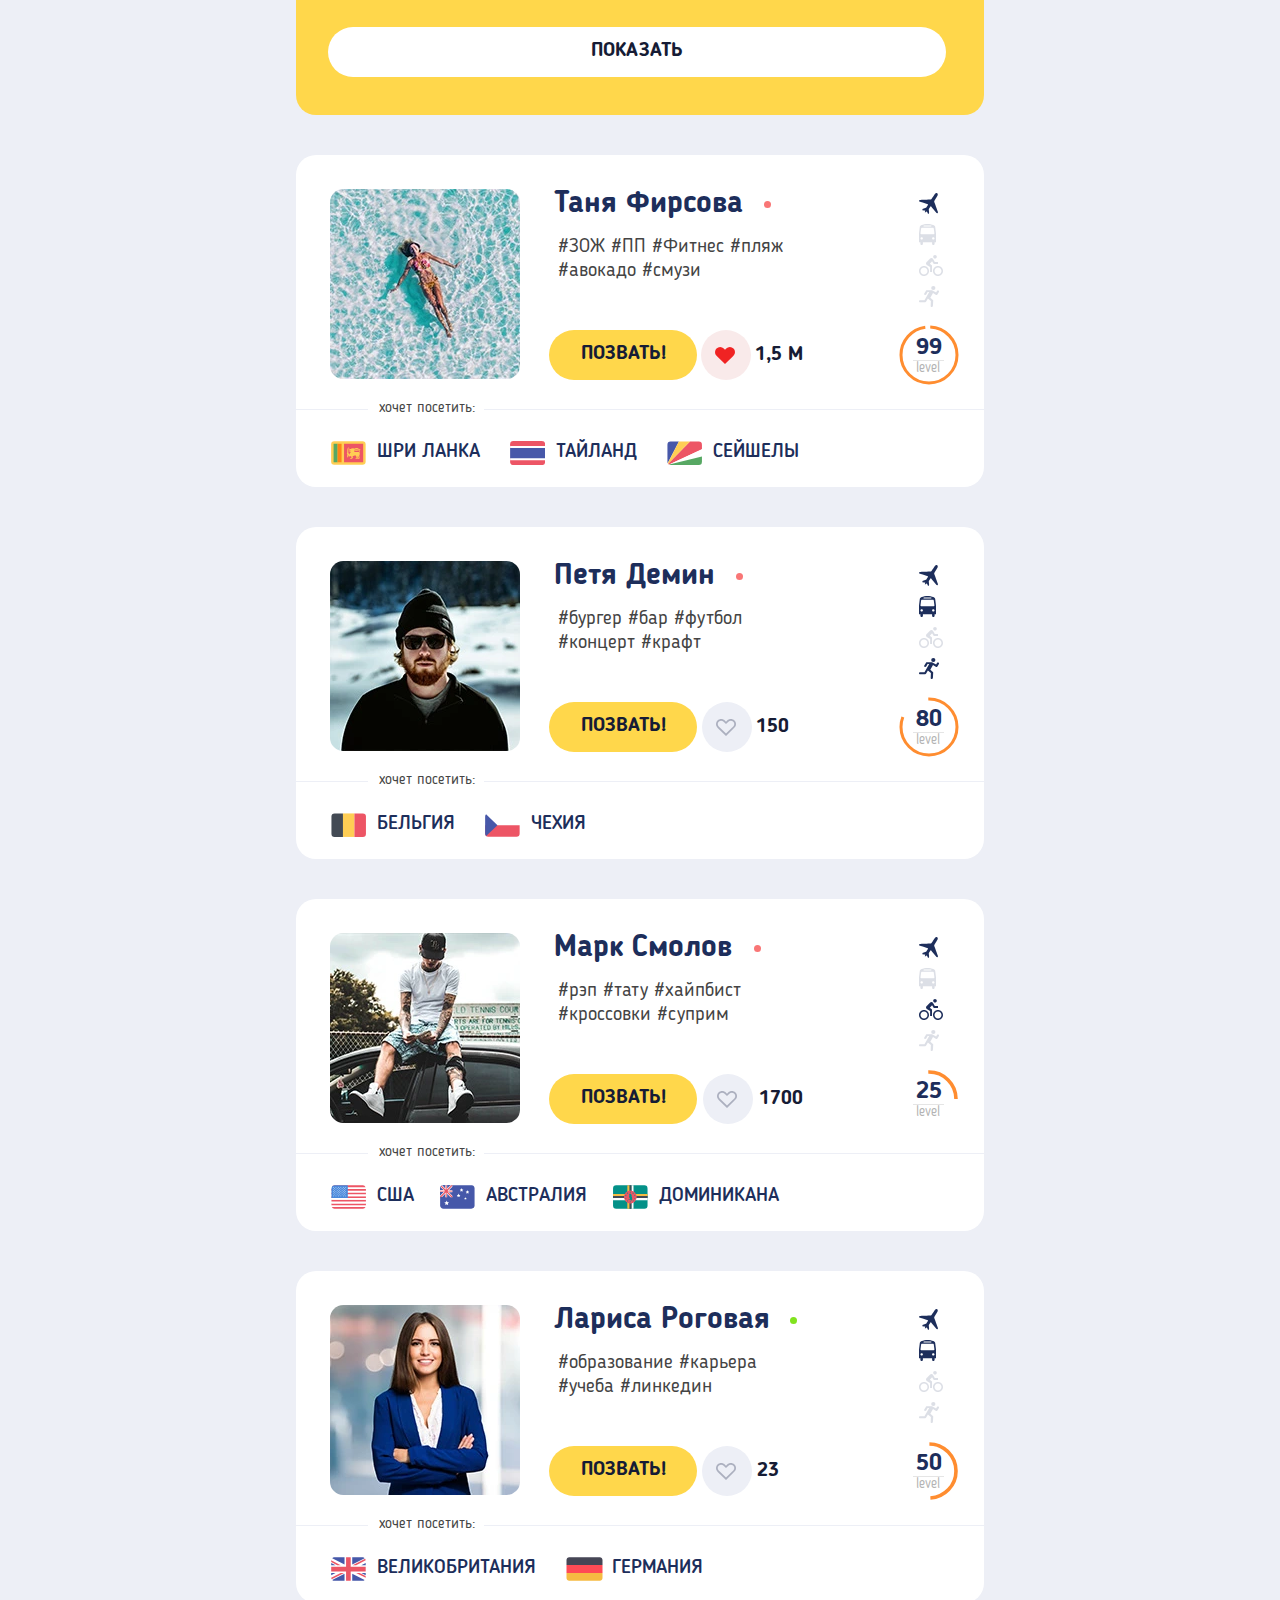
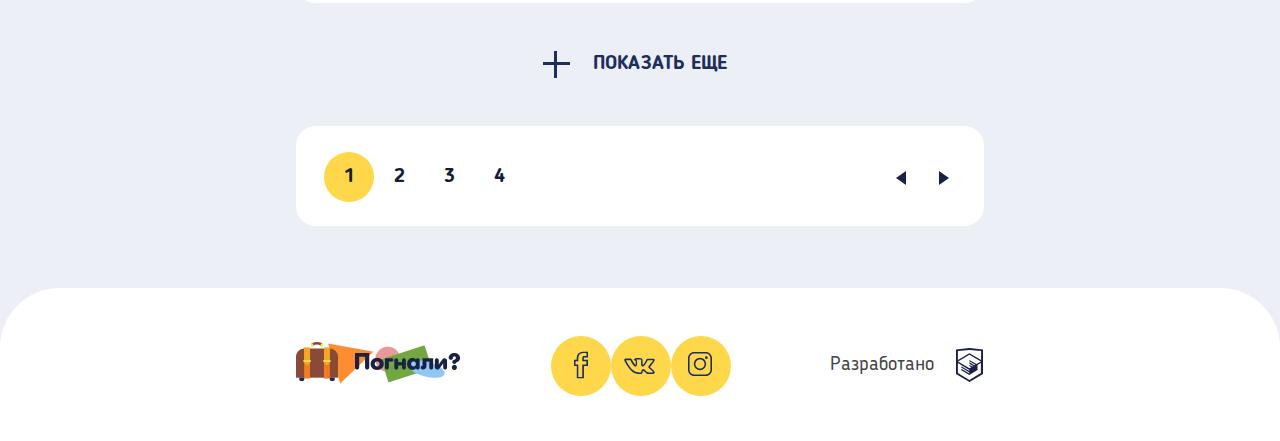
<file: catalog.html>
<!DOCTYPE html>
<html lang="ru">

<head>
  <meta charset="utf-8">
  <title>HTML Academy: Погнали</title>
  <meta name="viewport" content="width=device-width,initial-scale=1">
  <link rel="preload" href="fonts/bloggersans.woff2" as="font" crossorigin="anonymous">
  <link rel="preload" href="fonts/bloggersans-bold.woff2" as="font" crossorigin="anonymous">
  <link rel="preload" href="fonts/bloggersans-light.woff2" as="font" crossorigin="anonymous">
  <link rel="preload" href="fonts/bloggersans-medium.woff2" as="font" crossorigin="anonymous">
  <link href="css/style.min.css" rel="stylesheet">
</head>

<body class="scroll">
  <div class="sprite">
    <svg xmlns="http://www.w3.org/2000/svg" xmlns:xlink="http://www.w3.org/1999/xlink"><symbol id="icon-circle-first" viewbox="0 0 60 60">
  <circle r="28" cx="30" cy="30" fill="none" stroke="#ff8d30" stroke-width="3" stroke-dasharray="180 5" stroke-dashoffset="52"></circle>
</symbol><symbol id="icon-circle-second" viewbox="0 0 60 60">
  <circle r="28" cx="30" cy="30" fill="none" stroke="#ff8d30" stroke-width="3" stroke-dasharray="180 33" stroke-dashoffset="82"></circle>
</symbol><symbol id="icon-circle-third" viewbox="0 0 50 50">
  <circle class="ideal-traveler__round" r="22.5" cx="25" cy="25" fill="none" stroke="#ff8d30" stroke-width="3" stroke-dasharray="100 110" stroke-dashoffset="105"></circle>
</symbol><symbol id="icon-circle-thourth" viewbox="0 0 50 50">
  <circle class="ideal-traveler__round" r="22.5" cx="25" cy="25" fill="none" stroke="#ff8d30" stroke-width="3" stroke-dasharray="51 72" stroke-dashoffset="140"></circle>
</symbol><symbol id="icon-contacts-mail" viewbox="0 0 36 26">
  <path d="M0 23c0 1.6 1.3 3 3 3h30c1.7 0 3-1.3 3-3V3c0-1.6-1.3-3-3-3H3C1.3 0 0 1.3 0 3v20zm11-10L4.2 6.2c-.6-.6-.6-1.5 0-2 .6-.6 1.5-.6 2.1 0l11 10.9c.4.4 1.2.4 1.6 0l11-10.9c.6-.6 1.5-.6 2.1 0 .6.6.6 1.5 0 2L25 13l6.9 6.8c.6.6.6 1.5 0 2-.6.6-1.5.6-2.1 0L22.9 15s-2.1 2.2-2.5 2.5c-.6.6-1.4 1-2.4 1-.9 0-1.8-.4-2.4-1L13.1 15l-6.9 6.8c-.6.6-1.5.6-2.1 0-.6-.6-.6-1.5 0-2L11 13z"></path>
</symbol><symbol id="icon-contacts-phone" viewbox="0 0 36 36">
  <path d="M18 0C11.6 0 5.2 1.1 2.8 3.4.9 5.3.2 8.7 0 10.8v.3c0 .8.7 1.5 1.5 1.5.1 0 3.7-.3 5.9-.5h.2c.8 0 1.5-.7 1.5-1.5v-3C9 6.7 9.7 6 10.7 6h14.7c.8 0 1.6.7 1.6 1.7v3c0 .8.7 1.5 1.5 1.5h.2c2.2.2 5.8.5 5.9.5.8 0 1.5-.7 1.5-1.5v-.3c-.2-2.1-.9-5.5-2.8-7.4C30.8 1.1 24.4 0 18 0zm0 19.5c-1.7 0-3 1.3-3 3s1.3 3 3 3 3-1.3 3-3-1.3-3-3-3zm-2.3-6.8v-1.9c0-1-.8-1.9-1.9-1.9s-1.8.9-1.8 2v1.9L1.9 23.6c-.7.7-1.1 1.6-1.1 2.7v3c0 1.7 1.3 3 3 3h.8v1.9c0 1 .8 1.9 1.9 1.9s1.9-.8 1.9-1.9v-1.9h19.5v1.9c0 1 .8 1.9 1.9 1.9 1 0 1.9-.8 1.9-1.9v-1.9h.8c1.7 0 3-1.3 3-3v-3c0-1.1-.4-2-1.1-2.7L24 12.7v-1.9c0-1-.8-1.9-1.9-1.9s-1.9.8-1.9 1.9v1.9h-4.5zm2.3 3.8c3.3 0 6 2.7 6 6s-2.7 6-6 6-6-2.7-6-6 2.7-6 6-6z"></path>
</symbol><symbol id="icon-facebook" viewbox="0 0 11 21">
  <path d="M7.8 21H2.2v-9.8H0V6.4h2.1c-.1-2.2.3-3.8 1.3-4.9C4.2.6 5.5.1 7.1 0H11v4.7H7.9c-.1.2-.2.8-.2 1.7H11v4.8H7.8V21zm-4.4-1.1h3.1v-9.8h3.2V7.5H6.5v-.6c0-1.5 0-2.9.8-3.4l.2-.1h2.3V1.1H7.1c-1.2.1-2.2.5-2.8 1.2-.8.9-1.1 2.5-.9 4.6l.1.6H1.2v2.6h2.2v9.8z"></path>
</symbol><symbol id="icon-htmlacademy" viewbox="0 0 27 34">
  <path d="M13.6 0h-.2L0 1.4V26l13.5 8L27 26V1.4L13.6 0zm5.7 16.8l-.9.5-5-3v1.4l3.8 2.3-.8.5-3-1.8v1.4l1.9 1.1-1.8 1.1L2 13.6l11.4-6.8L25 13.5l-4.5 2.6-7.1-4.2v1.4l5.9 3.5zM1.9 15.1l11.4 6.8v1l-8-4.7v1.4l8 4.8v1.1l-8-4.7v1.4l8 4.8 8.2-4.9V17l3.4-2v10l-11.6 6.9-11.4-7v-9.8zm0-3v-9l11.6-1.2 11.6 1.2v9L13.5 5.3v-.1h-.2v.1L1.9 12.1z" fill="#192144"></path>
</symbol><symbol id="icon-instagram" viewbox="0 0 23 23">
  <path class="st0" d="M17 1.5c2.5 0 4.5 2 4.5 4.5v11c0 2.5-2 4.5-4.5 4.5H6c-2.5 0-4.5-2-4.5-4.5V6c0-2.5 2-4.5 4.5-4.5h11M17 0H6C2.7 0 0 2.7 0 6v11c0 3.3 2.7 6 6 6h11c3.3 0 6-2.7 6-6V6c0-3.3-2.7-6-6-6z"></path>
  <path class="st0" d="M11.5 7.1c2.4 0 4.4 2 4.4 4.4 0 2.4-2 4.4-4.4 4.4-2.4 0-4.4-2-4.4-4.4 0-2.4 2-4.4 4.4-4.4m0-1.5c-3.3 0-5.9 2.7-5.9 5.9s2.7 5.9 5.9 5.9 5.9-2.7 5.9-5.9-2.6-5.9-5.9-5.9z"></path>
  <circle class="st0" cx="17.6" cy="5.4" r="1.3"></circle>
</symbol><symbol id="icon-menu" viewbox="0 0 25 11">
  <g fill="#fff">
    <path d="M1.5 3h22c.8 0 1.5-.7 1.5-1.5S24.3 0 23.5 0h-22C.7 0 0 .7 0 1.5S.7 3 1.5 3zM23.5 8h-22C.7 8 0 8.7 0 9.5S.7 11 1.5 11h22c.8 0 1.5-.7 1.5-1.5S24.3 8 23.5 8z"></path>
  </g>
</symbol><symbol id="icon-vk" viewbox="0 0 30 15.8">
  <path d="M23.9 15.8c-.4 0-1.2-.1-2.1-.6-.6-.4-1.2-1-1.8-1.5-.4-.4-1.2-1.2-1.4-1.2-.3.1-.5.9-.5 1.6 0 .1 0 .8-.5 1.2-.4.4-1.1.5-1.2.5h-1.9c-1 0-4.4-.2-7.4-3C3.4 9.4.3 3 .1 2.7 0 2.2-.1 1.5.3 1.1.7.7 1.4.6 1.7.6H5.9c.1 0 .6.1 1 .3.4.2.6.7.6.7S8.1 3 9 4.3c1.3 2 1.9 2.5 2.1 2.6.2-.4.3-1.7.2-2.9 0-.5-.1-1.1-.3-1.3-.1-.1-.4-.3-.8-.3l-.7-.6c-.1-.7.6-1.2 1.1-1.4.7-.3 1.8-.4 3.1-.4h.7c1.2 0 1.6.1 2.1.2 1.7.4 1.6 1.7 1.6 3.3v2.1c0 .4 0 1 .1 1.3.2-.1.9-.7 2.1-2.5.8-1.2 1.4-2.5 1.5-2.8.2-.4.6-.9 1.6-.9h4.7c1 0 1.6.3 1.8.9.3.6.2 1.7-2.4 4.6-.4.4-.7.8-1 1.1-.6.7-1.2 1.4-1.2 1.6.1.1.7.6 1.3 1.1 1.5 1.2 2.5 2.3 3 3.1.5.8.4 1.3.3 1.7-.4.9-1.6 1-1.9 1h-4.1zm-5.3-4.9c.9 0 1.7.8 2.5 1.6.5.5 1 1 1.5 1.3.7.4 1.3.4 1.4.4h3.9c.2 0 .4-.1.5-.1 0 0 0-.1-.1-.2-.4-.7-1.4-1.7-2.7-2.7-1.2-1-1.8-1.5-1.9-2.2-.1-.8.5-1.4 1.6-2.7.3-.3.6-.7 1-1.1 1.6-1.8 2-2.6 2.1-3H23.1c-.2.4-.8 1.8-1.6 3-1.9 2.8-2.8 3.2-3.4 3.2-.2 0-.4 0-.6-.1-1-.6-1-1.8-.9-2.8v-.4-1.7c.1-1.7 0-1.7-.4-1.8-.4-.1-.7-.1-1.9-.2h-.7c-.6 0-1.3 0-1.9.1l.3.3c.6.7.6 2 .6 2.2.1 1.6.1 3.8-1 4.3-.2.1-.4.1-.6.1-.9 0-1.9-.9-3.4-3.3-.8-1.2-1.5-2.7-1.5-2.8L6 2.2c-.1 0-.2-.1-.3-.1h-4-.1c.6 1.2 3.4 6.6 6.5 9.5 2.7 2.5 5.8 2.6 6.4 2.6h1.9s.2-.1.3-.1V14c0-.3 0-2.6 1.6-3 .1-.1.2-.1.3-.1z"></path>
</symbol></svg>

  </div>
  <header class="page-header page-header--color">
    <div class="page-header__color">
      <div class="page-header__wrapper page-header__wrapper--course">
        <div class="page-header__content">
          <a class="page-header__logo logo" href="index.html">
            <picture class="page-header__hide">
              <source type="image/webp" media="(min-width: 1440px)" srcset="img/logo-desktop-white@1x.webp 1x, img/logo-desktop-white@2x.webp 2x">
              <source type="image/webp" media="(min-width: 768px)" srcset="img/logo-tablet-white@1x.webp 1x, img/logo-tablet-white@2x.webp 2x">
              <source type="image/webp" srcset="img/logo-mobile-white@1x.webp 1x, img/logo-mobile-white@2x.webp 2x">
              <source media="(min-width: 1440px)" srcset="img/logo-desktop-white@1x.png 1x, img/logo-desktop-white@2x.png 2x">
              <source media="(min-width: 768px)" srcset="img/logo-tablet-white@1x.png 1x, img/logo-tablet-white@2x.png 2x">
              <img class="logo__image" src="img/logo-mobile-white@1x.png" srcset="img/logo-mobile-white@2x.png 2x" width="100" height="19" alt="Логотип Погнали">
            </picture>
            <picture class="page-header__picture">
              <source type="image/webp" media="(min-width: 1440px)" srcset="img/logo-desktop-blue@1x.webp 1x, img/logo-desktop-blue@2x.webp 2x">
              <source type="image/webp" media="(min-width: 768px)" srcset="img/logo-tablet-blue@1x.webp 1x, img/logo-tablet-blue@2x.webp 2x">
              <source type="image/webp" srcset="img/logo-mobile-blue@1x.webp 1x, img/logo-mobile-blue@2x.webp 2x">
              <source media="(min-width: 1440px)" srcset="img/logo-desktop-blue@1x.png 1x, img/logo-desktop-blue@2x.png 2x">
              <source media="(min-width: 768px)" srcset="img/logo-tablet-blue@1x.png 1x, img/logo-tablet-blue@2x.png 2x">
              <img class="page-header__new" src="img/logo-mobile-blue@1x.png" srcset="img/logo-mobile-blue@2x.png 2x" width="100" height="19" alt="Логотип Погнали">
            </picture>
          </a>
          <button class="page-header__toggle-open page-header__toggle-open--color" type="button">Открыть
            меню
            <svg class="page-header__icon" width="25" height="11">
              <use xlink:href="#icon-menu">
            </use></svg>
          </button>
          <ul class="page-header__navigation page-header__navigation--course navigation">
            <li class="navigation__item">
              <a class="navigation__link" href="index.html">
                <span class="navigation__animation" data-hover="О сервисе">О сервисе</span>
              </a>
            </li>
            <li class="navigation__item">
              <a class="navigation__link" href="form.html">
                <span class="navigation__animation" data-hover="Направления">Направления</span>
              </a>
            </li>
            <li class="navigation__item">
              <a class="navigation__link">
                <span class="navigation__animation" data-hover="Попутчики">Попутчики</span>
              </a>
            </li>
          </ul>
          <ul class="page-header__manage">
            <li class="page-header__contact page-header__contact--hide">
              <a class="page-header__phone" href="tel:+78005558628">Позвонить</a>
            </li>
            <li class="page-header__contact page-header__contact--hide">
              <a class="page-header__email" href="mailto:mail@htmlacademy.ru">Написать</a>
            </li>
            <li class="page-header__contact">
              <a class="page-header__button button-authorization button-authorization--size" href="login.html">Авторизация</a>
            </li>
          </ul>
        </div>
        <ul class="page-header__list">
          <li class="page-header__item page-header__item--catalog">Попутчики</li>
          <li class="page-header__main">
            <a class="page-header__link" href="index.html">на главную</a>
          </li>
        </ul>
      </div>
    </div>
    <nav class="main-nav main-nav--page">
      <div class="main-nav__wrapper main-nav__wrapper--page">
        <div class="main-nav__content">
          <a class="main-nav__logo">
            <picture>
              <source type="image/webp" media="(min-width: 768px)" srcset="img/logo-tablet-blue@1x.webp 1x, img/logo-tablet-blue@2x.webp 2x">
              <source type="image/webp" srcset="img/logo-mobile-blue@1x.webp 1x, img/logo-mobile-blue@2x.webp 2x">
              <source media="(min-width: 768px)" srcset="img/logo-tablet-blue@1x.png 1x, img/logo-tablet-blue@2x.png 2x">
              <img class="main-nav__image" src="img/logo-mobile-blue@1x.png" srcset="img/logo-mobile-blue@2x.png 2x" width="100" height="19" alt="Логотип Погнали">
            </picture>
          </a>
          <button class="main-nav__close" type="button">Закрыть меню</button>
        </div>
        <ul class="main-nav__list site-list">
          <li class="site-list__item">
            <a class="site-list__link" href="index.html">
              <span class="site-list__animation" data-hover="О сервисе">О сервисе</span>
            </a>
          </li>
          <li class="site-list__item">
            <a class="site-list__link" href="form.html">
              <span class="site-list__animation" data-hover="Направления">Направления</span>
            </a>
          </li>
          <li class="site-list__item">
            <a class="site-list__link">
              <span class="site-list__animation" data-hover="Попутчики">Попутчики</span>
            </a>
          </li>
        </ul>
        <a class="main-nav__login button-authorization" href="login.html">Авторизация</a>

        <ul class="main-nav__connection">
          <li class="main-nav__items">
            <a class="main-nav__phone-number" href="tel:+78005558628">
              <span>8 800 555-86-28</span>
              <svg class="main-nav__first" width="18" height="18">
                <use xlink:href="#icon-contacts-phone">
              </use></svg>
            </a>
          </li>
          <li class="main-nav__items">
            <a class="main-nav__email" href="mailto:mail@htmlacademy.ru">
              <span>mail@htmlacademy.ru</span>
              <svg class="main-nav__second" width="18" height="13">
                <use xlink:href="#icon-contacts-mail">
              </use></svg>
            </a>
          </li>
        </ul>
        <ul class="main-nav__links-header public">
          <li class="public__button">
            <a class="public__link" href="https://www.facebook.com/">
              <svg class="public__facebook" width="11" height="21">
                <use xlink:href="#icon-facebook">
              </use></svg>
              <span class="visually-hidden">
                Фейсбук
              </span>
            </a>
          </li>
          <li class="public__button">
            <a class="public__link" href="https://vk.com/">
              <svg class="public__vkontakte" width="23" height="12">
                <use xlink:href="#icon-vk">
              </use></svg>
              <span class="visually-hidden">
                Вконтакте
              </span>
            </a>
          </li>
          <li class="public__button">
            <a class="public__link" href="https://www.instagram.com/?hl=ru">
              <svg class="public__instagram" width="18" height="18">
                <use xlink:href="#icon-instagram">
              </use></svg>
              <span class="visually-hidden">
                Инстаграмм
              </span>
            </a>
          </li>
        </ul>
      </div>
    </nav>
  </header>
  <main class="page-main">
    <h1 class="visually-hidden">Направления</h1>
    <section class="filters">
      <div class="filters__color">
        <div class="filters__wrapper">
          <div class="filters__content">
            <h2 class="filters__title">
              Фильтрация по странам<span class="filters__sign">:</span>
            </h2>
            <button class="filters__button" type="button">Открыть фильтры по странам</button>
          </div>
          <div class="filters__modal modal-open">
            <div class="modal-open__wrapper modal-open__wrapper--appearance">
              <ul class="modal-open__list world">
                <li class="world__item">
                  <input class="world__input world__input--checkbox" type="checkbox" name="europe" value="europe" id="world-europe" checked="">
                  <label class="world__label" for="world-europe">Европа</label>
                </li>
                <li class="world__item">
                  <input class="world__input world__input--checkbox" type="checkbox" name="asia" value="asia" id="world-asia">
                  <label class="world__label" for="world-asia">Азия</label>
                </li>
                <li class="world__item">
                  <input class="world__input world__input--checkbox" type="checkbox" name="america" value="america" id="world-america">
                  <label class="world__label" for="world-america">Америка</label>
                </li>
                <li class="world__item">
                  <input class="world__input world__input--checkbox" type="checkbox" name="island" value="island" id="world-island">
                  <label class="world__label" for="world-island">Острова</label>
                </li>
              </ul>
              <button class="modal-open__closed" type="button">Cвернуть</button>
              <button class="modal-open__show" type="button">Показать все</button>
            </div>
            <div class="modal-open__combine">
              <ul class="modal-open__alphabet alphabet">
                <li class="alphabet__list">
                  <input class="alphabet__input alphabet__input--radio" type="radio" name="countries-alphabetically" value="letter-first" id="letter-first" checked="">
                  <label class="alphabet__label" for="letter-first">А</label>
                </li>
                <li class="alphabet__list">
                  <input class="alphabet__input alphabet__input--radio" type="radio" name="countries-alphabetically" value="letter-second" id="letter-second">
                  <label class="alphabet__label" for="letter-second">Б</label>
                </li>
                <li class="alphabet__list">
                  <input class="alphabet__input alphabet__input--radio" type="radio" name="countries-alphabetically" value="letter-third" id="letter-third">
                  <label class="alphabet__label" for="letter-third">В</label>
                </li>
                <li class="alphabet__list">
                  <input class="alphabet__input alphabet__input--radio" type="radio" name="countries-alphabetically" value="letter-fourth" id="letter-fourth">
                  <label class="alphabet__label" for="letter-fourth">Г</label>
                </li>
                <li class="alphabet__list">
                  <input class="alphabet__input alphabet__input--radio" type="radio" name="countries-alphabetically" value="letter-fifth" id="letter-fifth">
                  <label class="alphabet__label" for="letter-fifth">Д</label>
                </li>
                <li class="alphabet__list">
                  <input class="alphabet__input alphabet__input--radio" type="radio" name="countries-alphabetically" value="letter-sixth" id="letter-sixth">
                  <label class="alphabet__label" for="letter-sixth">Е</label>
                </li>
                <li class="alphabet__list alphabet__list--hide">
                  <input class="alphabet__input alphabet__input--radio" type="radio" name="countries-alphabetically" value="letter-seventh" id="letter-seventh">
                  <label class="alphabet__label" for="letter-seventh">Ё</label>
                </li>
                <li class="alphabet__list alphabet__list--hide">
                  <input class="alphabet__input alphabet__input--radio" type="radio" name="countries-alphabetically" value="letter-eighth" id="letter-eighth">
                  <label class="alphabet__label" for="letter-eighth">Ж</label>
                </li>
                <li class="alphabet__list">
                  <input class="alphabet__input alphabet__input--radio" type="radio" name="countries-alphabetically" value="letter-ninth" id="letter-ninth">
                  <label class="alphabet__label" for="letter-ninth">З</label>
                </li>
                <li class="alphabet__list">
                  <input class="alphabet__input alphabet__input--radio" type="radio" name="countries-alphabetically" value="letter-tenth" id="letter-tenth">
                  <label class="alphabet__label" for="letter-tenth">И</label>
                  <ul class="alphabet__countries country-alphabetically">
                  </ul>
                </li>
                <li class="alphabet__list alphabet__list--hide">
                  <input class="alphabet__input alphabet__input--radio" type="radio" name="countries-alphabetically" value="letter-eleventh" id="letter-eleventh">
                  <label class="alphabet__label" for="letter-eleventh">Й</label>
                </li>
                <li class="alphabet__list">
                  <input class="alphabet__input alphabet__input--radio" type="radio" name="countries-alphabetically" value="letter-twelfth" id="letter-twelfth">
                  <label class="alphabet__label" for="letter-twelfth">К</label>
                </li>
                <li class="alphabet__list">
                  <input class="alphabet__input alphabet__input--radio" type="radio" name="countries-alphabetically" value="letter-thirteenth" id="letter-thirteenth">
                  <label class="alphabet__label" for="letter-thirteenth">Л</label>
                </li>
                <li class="alphabet__list">
                  <input class="alphabet__input alphabet__input--radio" type="radio" name="countries-alphabetically" value="letter-fourteenth" id="letter-fourteenth">
                  <label class="alphabet__label" for="letter-fourteenth">М</label>
                </li>
                <li class="alphabet__list">
                  <input class="alphabet__input alphabet__input--radio" type="radio" name="countries-alphabetically" value="letter-fifteenth" id="letter-fifteenth">
                  <label class="alphabet__label" for="letter-fifteenth">Н</label>
                </li>
                <li class="alphabet__list">
                  <input class="alphabet__input alphabet__input--radio" type="radio" name="countries-alphabetically" value="letter-sixteenth" id="letter-sixteenth">
                  <label class="alphabet__label" for="letter-sixteenth">О</label>
                </li>
                <li class="alphabet__list">
                  <input class="alphabet__input alphabet__input--radio" type="radio" name="countries-alphabetically" value="letter-seventeenth" id="letter-seventeenth">
                  <label class="alphabet__label" for="letter-seventeenth">П</label>
                </li>
                <li class="alphabet__list">
                  <input class="alphabet__input alphabet__input--radio" type="radio" name="countries-alphabetically" value="letter-eighteenth" id="letter-eighteenth">
                  <label class="alphabet__label" for="letter-eighteenth">Р</label>
                </li>
                <li class="alphabet__list">
                  <input class="alphabet__input alphabet__input--radio" type="radio" name="countries-alphabetically" value="letter-nineteenth" id="letter-nineteenth">
                  <label class="alphabet__label" for="letter-nineteenth">С</label>
                </li>
                <li class="alphabet__list">
                  <input class="alphabet__input alphabet__input--radio" type="radio" name="countries-alphabetically" value="letter-twentieth" id="letter-twentieth">
                  <label class="alphabet__label" for="letter-twentieth">Т</label>
                </li>
                <li class="alphabet__list">
                  <input class="alphabet__input alphabet__input--radio" type="radio" name="countries-alphabetically" value="letter-twenty-first" id="letter-twenty-first">
                  <label class="alphabet__label" for="letter-twenty-first">У</label>
                </li>
                <li class="alphabet__list">
                  <input class="alphabet__input alphabet__input--radio" type="radio" name="countries-alphabetically" value="letter-twenty-second" id="letter-twenty-second">
                  <label class="alphabet__label" for="letter-twenty-second">Ф</label>
                </li>
                <li class="alphabet__list">
                  <input class="alphabet__input alphabet__input--radio" type="radio" name="countries-alphabetically" value="letter-twenty-third" id="letter-twenty-third">
                  <label class="alphabet__label" for="letter-twenty-third">Х</label>
                </li>
                <li class="alphabet__list alphabet__list--hide">
                  <input class="alphabet__input alphabet__input--radio" type="radio" name="countries-alphabetically" value="letter-twenty-fourth" id="letter-twenty-fourth">
                  <label class="alphabet__label" for="letter-twenty-fourth">Ц</label>
                </li>
                <li class="alphabet__list">
                  <input class="alphabet__input alphabet__input--radio" type="radio" name="countries-alphabetically" value="letter-twenty-fifth" id="letter-twenty-fifth">
                  <label class="alphabet__label" for="letter-twenty-fifth">Ч</label>
                </li>
                <li class="alphabet__list">
                  <input class="alphabet__input alphabet__input--radio" type="radio" name="countries-alphabetically" value="letter-twenty-sixth" id="letter-twenty-sixth">
                  <label class="alphabet__label" for="letter-twenty-sixth">Ш</label>
                </li>
                <li class="alphabet__list alphabet__list--hide">
                  <input class="alphabet__input alphabet__input--radio" type="radio" name="countries-alphabetically" value="letter-twenty-seventh" id="letter-twenty-seventh">
                  <label class="alphabet__label" for="letter-twenty-seventh">Щ</label>
                </li>
                <li class="alphabet__list">
                  <input class="alphabet__input alphabet__input--radio" type="radio" name="countries-alphabetically" value="letter-twenty-eighth" id="letter-twenty-eighth">
                  <label class="alphabet__label" for="letter-twenty-eighth">Э</label>
                </li>
                <li class="alphabet__list">
                  <input class="alphabet__input alphabet__input--radio" type="radio" name="countries-alphabetically" value="letter-twenty-ninth" id="letter-twenty-ninth">
                  <label class="alphabet__label" for="letter-twenty-ninth">Ю</label>
                </li>
                <li class="alphabet__list">
                  <input class="alphabet__input alphabet__input--radio" type="radio" name="countries-alphabetically" value="letter-thirtieth" id="letter-thirtieth">
                  <label class="alphabet__label" for="letter-thirtieth">Я</label>
                </li>
              </ul>
              <ul class="modal-open__countries">
                <li class="modal-open__character modal-open__character--fixed">
                  <span class="modal-open__content">А</span>
                  <ul class="modal-open__country country-alphabetically">
                    <li class="country-alphabetically__item country-alphabetically__item--first">
                      <a class="country-alphabetically__link">Австралия</a>
                    </li>
                    <li class="country-alphabetically__item country-alphabetically__item--second">
                      <a class="country-alphabetically__link" href="#">Австрия</a>
                    </li>
                    <li class="country-alphabetically__item country-alphabetically__item--third">
                      <a class="country-alphabetically__link" href="#">Азербайджан</a>
                    </li>
                    <li class="country-alphabetically__item country-alphabetically__item--fourth">
                      <a class="country-alphabetically__link" href="#">Албания</a>
                    </li>
                    <li class="country-alphabetically__item country-alphabetically__item--fifth">
                      <a class="country-alphabetically__link" href="#">Алжир</a>
                    </li>
                    <li class="country-alphabetically__item country-alphabetically__item--sixth">
                      <a class="country-alphabetically__link" href="#">Ангола</a>
                    </li>
                    <li class="country-alphabetically__item country-alphabetically__item--seventh">
                      <a class="country-alphabetically__link" href="#">Андорра</a>
                    </li>
                    <li class="country-alphabetically__item country-alphabetically__item--eighth">
                      <a class="country-alphabetically__link" href="#">Антигуа и Барбуда
                      </a>
                    </li>
                    <li class="country-alphabetically__item country-alphabetically__item--ninth">
                      <a class="country-alphabetically__link" href="#">Аргентина</a>
                    </li>
                    <li class="country-alphabetically__item country-alphabetically__item--tenth">
                      <a class="country-alphabetically__link" href="#">Армения</a>
                    </li>
                    <li class="country-alphabetically__item country-alphabetically__item--eleventh">
                      <a class="country-alphabetically__link" href="#">Афганистан</a>
                    </li>
                  </ul>
                </li>
                <li class="modal-open__character">Б
                  <ul class="modal-open__country country-alphabetically">
                    <li class="country-alphabetically__item">
                      <a class="country-alphabetically__link" href="#">Багамские Острова</a>
                    </li>
                    <li class="country-alphabetically__item">
                      <a class="country-alphabetically__link" href="#">Бангладеш</a>
                    </li>
                    <li class="country-alphabetically__item">
                      <a class="country-alphabetically__link" href="#">Барбадос</a>
                    </li>
                    <li class="country-alphabetically__item">
                      <a class="country-alphabetically__link" href="#">Бахрейн</a>
                    </li>
                    <li class="country-alphabetically__item">
                      <a class="country-alphabetically__link" href="#">Белоруссия</a>
                    </li>
                    <li class="country-alphabetically__item">
                      <a class="country-alphabetically__link" href="#">Белиз</a>
                    </li>
                    <li class="country-alphabetically__item">
                      <a class="country-alphabetically__link" href="#">Бельгия</a>
                    </li>
                    <li class="country-alphabetically__item">
                      <a class="country-alphabetically__link" href="#">Бенин</a>
                    </li>
                    <li class="country-alphabetically__item">
                      <a class="country-alphabetically__link" href="#">Болгария</a>
                    </li>
                    <li class="country-alphabetically__item">
                      <a class="country-alphabetically__link" href="#">Боливия</a>
                    </li>
                    <li class="country-alphabetically__item">
                      <a class="country-alphabetically__link" href="#">Босния и Герцеговина</a>
                    </li>
                    <li class="country-alphabetically__item">
                      <a class="country-alphabetically__link" href="#">Ботсвана</a>
                    </li>
                    <li class="country-alphabetically__item">
                      <a class="country-alphabetically__link" href="#">Бразилия</a>
                    </li>
                    <li class="country-alphabetically__item">
                      <a class="country-alphabetically__link" href="#">Бруней</a>
                    </li>
                    <li class="country-alphabetically__item">
                      <a class="country-alphabetically__link" href="#">Буркина-Фасо</a>
                    </li>
                    <li class="country-alphabetically__item">
                      <a class="country-alphabetically__link" href="#">Бурунди</a>
                    </li>
                    <li class="country-alphabetically__item">
                      <a class="country-alphabetically__link" href="#">Бутан</a>
                    </li>
                  </ul>
                </li>
                <li class="modal-open__character">В
                  <ul class="modal-open__country country-alphabetically">
                    <li class="country-alphabetically__item">
                      <a class="country-alphabetically__link" href="#">Вануату</a>
                    </li>
                    <li class="country-alphabetically__item">
                      <a class="country-alphabetically__link" href="#">Великобритания</a>
                    </li>
                    <li class="country-alphabetically__item">
                      <a class="country-alphabetically__link" href="#">Венгрия</a>
                    </li>
                    <li class="country-alphabetically__item">
                      <a class="country-alphabetically__link" href="#">Венесуэла</a>
                    </li>
                    <li class="country-alphabetically__item">
                      <a class="country-alphabetically__link" href="#">Восточный Тимор</a>
                    </li>
                    <li class="country-alphabetically__item">
                      <a class="country-alphabetically__link" href="#">Вьетнам</a>
                    </li>
                  </ul>
                </li>
                <li class="modal-open__character">Г
                  <ul class="modal-open__country country-alphabetically">
                    <li class="country-alphabetically__item">
                      <a class="country-alphabetically__link" href="#">Габон</a>
                    </li>
                    <li class="country-alphabetically__item">
                      <a class="country-alphabetically__link" href="#">Гаити</a>
                    </li>
                    <li class="country-alphabetically__item">
                      <a class="country-alphabetically__link" href="#">Гайана</a>
                    </li>
                    <li class="country-alphabetically__item">
                      <a class="country-alphabetically__link" href="#">Гамбия</a>
                    </li>
                    <li class="country-alphabetically__item">
                      <a class="country-alphabetically__link" href="#">Гана</a>
                    </li>
                    <li class="country-alphabetically__item">
                      <a class="country-alphabetically__link" href="#">Гватемала</a>
                    </li>
                    <li class="country-alphabetically__item">
                      <a class="country-alphabetically__link" href="#">Гвинея</a>
                    </li>
                    <li class="country-alphabetically__item">
                      <a class="country-alphabetically__link" href="#">Гвинея-Бисау</a>
                    </li>
                    <li class="country-alphabetically__item">
                      <a class="country-alphabetically__link" href="#">Германия</a>
                    </li>
                    <li class="country-alphabetically__item">
                      <a class="country-alphabetically__link" href="#">Гондурас</a>
                    </li>
                    <li class="country-alphabetically__item">
                      <a class="country-alphabetically__link" href="#">Гренада</a>
                    </li>
                    <li class="country-alphabetically__item">
                      <a class="country-alphabetically__link" href="#">Греция</a>
                    </li>
                    <li class="country-alphabetically__item">
                      <a class="country-alphabetically__link" href="#">Грузия</a>
                    </li>
                  </ul>
                </li>
                <li class="modal-open__character">Д
                  <ul class="modal-open__country country-alphabetically">
                    <li class="country-alphabetically__item">
                      <a class="country-alphabetically__link" href="#">Дания</a>
                    </li>
                    <li class="country-alphabetically__item">
                      <a class="country-alphabetically__link" href="#">Джибути</a>
                    </li>
                    <li class="country-alphabetically__item">
                      <a class="country-alphabetically__link" href="#">Доминика</a>
                    </li>
                    <li class="country-alphabetically__item">
                      <a class="country-alphabetically__link" href="#">Доминикана</a>
                    </li>
                  </ul>
                </li>
                <li class="modal-open__character">Е
                  <ul class="modal-open__country country-alphabetically">
                    <li class="country-alphabetically__item">
                      <a class="country-alphabetically__link" href="#">Египет</a>
                    </li>
                  </ul>
                </li>
                <li class="modal-open__character">З
                  <ul class="modal-open__country country-alphabetically">
                    <li class="country-alphabetically__item">
                      <a class="country-alphabetically__link" href="#">Замбия</a>
                    </li>
                    <li class="country-alphabetically__item">
                      <a class="country-alphabetically__link" href="#">Зимбабве</a>
                    </li>
                  </ul>
                </li>
                <li class="modal-open__character">И
                  <ul class="modal-open__country country-alphabetically">
                    <li class="country-alphabetically__item">
                      <a class="country-alphabetically__link" href="#">Израиль</a>
                    </li>
                    <li class="country-alphabetically__item">
                      <a class="country-alphabetically__link" href="#">Индия</a>
                    </li>
                    <li class="country-alphabetically__item">
                      <a class="country-alphabetically__link" href="#">Индонезия</a>
                    </li>
                    <li class="country-alphabetically__item">
                      <a class="country-alphabetically__link" href="#">Иордания</a>
                    </li>
                    <li class="country-alphabetically__item">
                      <a class="country-alphabetically__link" href="#">Ирак</a>
                    </li>
                    <li class="country-alphabetically__item">
                      <a class="country-alphabetically__link" href="#">Иран</a>
                    </li>
                    <li class="country-alphabetically__item">
                      <a class="country-alphabetically__link" href="#">Ирландия</a>
                    </li>
                    <li class="country-alphabetically__item">
                      <a class="country-alphabetically__link" href="#">Исландия</a>
                    </li>
                    <li class="country-alphabetically__item">
                      <a class="country-alphabetically__link" href="#">Испания</a>
                    </li>
                    <li class="country-alphabetically__item">
                      <a class="country-alphabetically__link" href="#">Италия</a>
                    </li>
                  </ul>
                </li>
                <li class="modal-open__character">К
                  <ul class="modal-open__country country-alphabetically">
                    <li class="country-alphabetically__item">
                      <a class="country-alphabetically__link" href="#">Кабо-Верде</a>
                    </li>
                    <li class="country-alphabetically__item">
                      <a class="country-alphabetically__link" href="#">Казахстан</a>
                    </li>
                    <li class="country-alphabetically__item">
                      <a class="country-alphabetically__link" href="#">Камбоджа</a>
                    </li>
                    <li class="country-alphabetically__item">
                      <a class="country-alphabetically__link" href="#">Камерун</a>
                    </li>
                    <li class="country-alphabetically__item">
                      <a class="country-alphabetically__link" href="#">Канада</a>
                    </li>
                    <li class="country-alphabetically__item">
                      <a class="country-alphabetically__link" href="#">Катар</a>
                    </li>
                    <li class="country-alphabetically__item">
                      <a class="country-alphabetically__link" href="#">Кения</a>
                    </li>
                    <li class="country-alphabetically__item">
                      <a class="country-alphabetically__link" href="#">Кипр</a>
                    </li>
                    <li class="country-alphabetically__item">
                      <a class="country-alphabetically__link" href="#">Киргизия</a>
                    </li>
                    <li class="country-alphabetically__item">
                      <a class="country-alphabetically__link" href="#">Кирибати</a>
                    </li>
                    <li class="country-alphabetically__item">
                      <a class="country-alphabetically__link" href="#">Китай</a>
                    </li>
                    <li class="country-alphabetically__item">
                      <a class="country-alphabetically__link" href="#">Колумбия</a>
                    </li>
                    <li class="country-alphabetically__item">
                      <a class="country-alphabetically__link" href="#">Коморы</a>
                    </li>
                    <li class="country-alphabetically__item">
                      <a class="country-alphabetically__link" href="#">Конго</a>
                    </li>
                    <li class="country-alphabetically__item">
                      <a class="country-alphabetically__link" href="#">КНДР</a>
                    </li>
                    <li class="country-alphabetically__item">
                      <a class="country-alphabetically__link" href="#">Республика Корея</a>
                    </li>
                    <li class="country-alphabetically__item">
                      <a class="country-alphabetically__link" href="#">Коста-Рика</a>
                    </li>
                    <li class="country-alphabetically__item">
                      <a class="country-alphabetically__link" href="#">Кот-д’Ивуар</a>
                    </li>
                    <li class="country-alphabetically__item">
                      <a class="country-alphabetically__link" href="#">Куба</a>
                    </li>
                    <li class="country-alphabetically__item">
                      <a class="country-alphabetically__link" href="#">Кувейт</a>
                    </li>
                  </ul>
                </li>
                <li class="modal-open__character">Л
                  <ul class="modal-open__country country-alphabetically">
                    <li class="country-alphabetically__item">
                      <a class="country-alphabetically__link" href="#">Лаос</a>
                    </li>
                    <li class="country-alphabetically__item">
                      <a class="country-alphabetically__link" href="#">Латвия</a>
                    </li>
                    <li class="country-alphabetically__item">
                      <a class="country-alphabetically__link" href="#">Лесото</a>
                    </li>
                    <li class="country-alphabetically__item">
                      <a class="country-alphabetically__link" href="#">Либерия</a>
                    </li>
                    <li class="country-alphabetically__item">
                      <a class="country-alphabetically__link" href="#">Ливан</a>
                    </li>
                    <li class="country-alphabetically__item">
                      <a class="country-alphabetically__link" href="#">Ливия</a>
                    </li>
                    <li class="country-alphabetically__item">
                      <a class="country-alphabetically__link" href="#">Литва</a>
                    </li>
                    <li class="country-alphabetically__item">
                      <a class="country-alphabetically__link" href="#">Лихтенштейн</a>
                    </li>
                    <li class="country-alphabetically__item">
                      <a class="country-alphabetically__link" href="#">Люксембург</a>
                    </li>
                  </ul>
                </li>
                <li class="modal-open__character">М
                  <ul class="modal-open__country country-alphabetically">
                    <li class="country-alphabetically__item">
                      <a class="country-alphabetically__link" href="#">Маврикий</a>
                    </li>
                    <li class="country-alphabetically__item">
                      <a class="country-alphabetically__link" href="#">Мавритания</a>
                    </li>
                    <li class="country-alphabetically__item">
                      <a class="country-alphabetically__link" href="#">Мадагаскар</a>
                    </li>
                    <li class="country-alphabetically__item">
                      <a class="country-alphabetically__link" href="#">Малави</a>
                    </li>
                    <li class="country-alphabetically__item">
                      <a class="country-alphabetically__link" href="#">Малайзия</a>
                    </li>
                    <li class="country-alphabetically__item">
                      <a class="country-alphabetically__link" href="#">Мали</a>
                    </li>
                    <li class="country-alphabetically__item">
                      <a class="country-alphabetically__link" href="#">Мальдивы</a>
                    </li>
                    <li class="country-alphabetically__item">
                      <a class="country-alphabetically__link" href="#">Мальта</a>
                    </li>
                    <li class="country-alphabetically__item">
                      <a class="country-alphabetically__link" href="#">Марокко</a>
                    </li>
                    <li class="country-alphabetically__item">
                      <a class="country-alphabetically__link" href="#">Маршалловы Острова</a>
                    </li>
                    <li class="country-alphabetically__item">
                      <a class="country-alphabetically__link" href="#">Мексика</a>
                    </li>
                    <li class="country-alphabetically__item">
                      <a class="country-alphabetically__link" href="#">Мозамбик</a>
                    </li>
                    <li class="country-alphabetically__item">
                      <a class="country-alphabetically__link" href="#">Молдавия</a>
                    </li>
                    <li class="country-alphabetically__item">
                      <a class="country-alphabetically__link" href="#">Монако</a>
                    </li>
                    <li class="country-alphabetically__item">
                      <a class="country-alphabetically__link" href="#">Монголия</a>
                    </li>
                    <li class="country-alphabetically__item">
                      <a class="country-alphabetically__link" href="#">Мьянма</a>
                    </li>
                  </ul>
                </li>
                <li class="modal-open__character">Н
                  <ul class="modal-open__country country-alphabetically">
                    <li class="country-alphabetically__item">
                      <a class="country-alphabetically__link" href="#">Намибия</a>
                    </li>
                    <li class="country-alphabetically__item">
                      <a class="country-alphabetically__link" href="#">Науру</a>
                    </li>
                    <li class="country-alphabetically__item">
                      <a class="country-alphabetically__link" href="#">Непал</a>
                    </li>
                    <li class="country-alphabetically__item">
                      <a class="country-alphabetically__link" href="#">Нигер</a>
                    </li>
                    <li class="country-alphabetically__item">
                      <a class="country-alphabetically__link" href="#">Нигерия</a>
                    </li>
                    <li class="country-alphabetically__item">
                      <a class="country-alphabetically__link" href="#">Нидерланды</a>
                    </li>
                    <li class="country-alphabetically__item">
                      <a class="country-alphabetically__link" href="#">Никарагуа</a>
                    </li>
                    <li class="country-alphabetically__item">
                      <a class="country-alphabetically__link" href="#">Новая Зеландия</a>
                    </li>
                    <li class="country-alphabetically__item">
                      <a class="country-alphabetically__link" href="#">Норвегия</a>
                    </li>
                  </ul>
                </li>
                <li class="modal-open__character">О
                  <ul class="modal-open__country country-alphabetically">
                    <li class="country-alphabetically__item">
                      <a class="country-alphabetically__link" href="#">ОАЭ</a>
                    </li>
                    <li class="country-alphabetically__item">
                      <a class="country-alphabetically__link" href="#">Оман</a>
                    </li>
                  </ul>
                </li>
                <li class="modal-open__character">П
                  <ul class="modal-open__country country-alphabetically">
                    <li class="country-alphabetically__item">
                      <a class="country-alphabetically__link" href="#">Пакистан</a>
                    </li>
                    <li class="country-alphabetically__item">
                      <a class="country-alphabetically__link" href="#">Палау</a>
                    </li>
                    <li class="country-alphabetically__item">
                      <a class="country-alphabetically__link" href="#">Панама</a>
                    </li>
                    <li class="country-alphabetically__item">
                      <a class="country-alphabetically__link" href="#">Папуа— Новая Гвинея</a>
                    </li>
                    <li class="country-alphabetically__item">
                      <a class="country-alphabetically__link" href="#">Парагвай</a>
                    </li>
                    <li class="country-alphabetically__item">
                      <a class="country-alphabetically__link" href="#">Перу</a>
                    </li>
                    <li class="country-alphabetically__item">
                      <a class="country-alphabetically__link" href="#">Польша</a>
                    </li>
                    <li class="country-alphabetically__item">
                      <a class="country-alphabetically__link" href="#">Португалия</a>
                    </li>
                  </ul>
                </li>
                <li class="modal-open__character">С
                  <ul class="modal-open__country country-alphabetically">
                    <li class="country-alphabetically__item">
                      <a class="country-alphabetically__link" href="#">Сальвадор</a>
                    </li>
                    <li class="country-alphabetically__item">
                      <a class="country-alphabetically__link" href="#">Самоа</a>
                    </li>
                    <li class="country-alphabetically__item">
                      <a class="country-alphabetically__link" href="#">Сан-Марино</a>
                    </li>
                    <li class="country-alphabetically__item">
                      <a class="country-alphabetically__link" href="#">Сан-Томе и Принсипи</a>
                    </li>
                    <li class="country-alphabetically__item">
                      <a class="country-alphabetically__link" href="#">Саудовская Аравия</a>
                    </li>
                    <li class="country-alphabetically__item">
                      <a class="country-alphabetically__link" href="#">Северная Македония</a>
                    </li>
                    <li class="country-alphabetically__item">
                      <a class="country-alphabetically__link" href="#">Сейшелы</a>
                    </li>
                    <li class="country-alphabetically__item">
                      <a class="country-alphabetically__link" href="#">Сенегал</a>
                    </li>
                    <li class="country-alphabetically__item">
                      <a class="country-alphabetically__link" href="#">Сент-Люсия</a>
                    </li>
                    <li class="country-alphabetically__item">
                      <a class="country-alphabetically__link" href="#">Сербия</a>
                    </li>
                    <li class="country-alphabetically__item">
                      <a class="country-alphabetically__link" href="#">Сингапур</a>
                    </li>
                    <li class="country-alphabetically__item">
                      <a class="country-alphabetically__link" href="#">Сирия</a>
                    </li>
                    <li class="country-alphabetically__item">
                      <a class="country-alphabetically__link" href="#">Словакия</a>
                    </li>
                    <li class="country-alphabetically__item">
                      <a class="country-alphabetically__link" href="#">Словения</a>
                    </li>
                    <li class="country-alphabetically__item">
                      <a class="country-alphabetically__link" href="#">США</a>
                    </li>
                    <li class="country-alphabetically__item">
                      <a class="country-alphabetically__link" href="#">Сомали</a>
                    </li>
                    <li class="country-alphabetically__item">
                      <a class="country-alphabetically__link" href="#">Судан</a>
                    </li>
                    <li class="country-alphabetically__item">
                      <a class="country-alphabetically__link" href="#">Суринам</a>
                    </li>
                    <li class="country-alphabetically__item">
                      <a class="country-alphabetically__link" href="#">Сьерра-Леоне</a>
                    </li>
                  </ul>
                </li>
                <li class="modal-open__character">Т
                  <ul class="modal-open__country country-alphabetically">
                    <li class="country-alphabetically__item">
                      <a class="country-alphabetically__link" href="#">Таджикистан</a>
                    </li>
                    <li class="country-alphabetically__item">
                      <a class="country-alphabetically__link" href="#">Таиланд</a>
                    </li>
                    <li class="country-alphabetically__item">
                      <a class="country-alphabetically__link" href="#">Танзания</a>
                    </li>
                    <li class="country-alphabetically__item">
                      <a class="country-alphabetically__link" href="#">Того</a>
                    </li>
                    <li class="country-alphabetically__item">
                      <a class="country-alphabetically__link" href="#">Тонга</a>
                    </li>
                    <li class="country-alphabetically__item">
                      <a class="country-alphabetically__link" href="#">Тринидад и Тобаго</a>
                    </li>
                    <li class="country-alphabetically__item">
                      <a class="country-alphabetically__link" href="#">Тувалу</a>
                    </li>
                    <li class="country-alphabetically__item">
                      <a class="country-alphabetically__link" href="#">Тунис</a>
                    </li>
                    <li class="country-alphabetically__item">
                      <a class="country-alphabetically__link" href="#">Туркмения</a>
                    </li>
                    <li class="country-alphabetically__item">
                      <a class="country-alphabetically__link" href="#">Турция</a>
                    </li>
                  </ul>
                </li>
                <li class="modal-open__character">У
                  <ul class="modal-open__country country-alphabetically">
                    <li class="country-alphabetically__item">
                      <a class="country-alphabetically__link" href="#">Уганда</a>
                    </li>
                    <li class="country-alphabetically__item">
                      <a class="country-alphabetically__link" href="#">Узбекистан</a>
                    </li>
                    <li class="country-alphabetically__item">
                      <a class="country-alphabetically__link" href="#">Украина</a>
                    </li>
                    <li class="country-alphabetically__item">
                      <a class="country-alphabetically__link" href="#">Уругвай</a>
                    </li>
                  </ul>
                </li>
                <li class="modal-open__character">Ф
                  <ul class="modal-open__country country-alphabetically">
                    <li class="country-alphabetically__item">
                      <a class="country-alphabetically__link" href="#">Фиджи</a>
                    </li>
                    <li class="country-alphabetically__item">
                      <a class="country-alphabetically__link" href="#">Филиппины</a>
                    </li>
                    <li class="country-alphabetically__item">
                      <a class="country-alphabetically__link" href="#">Финляндия</a>
                    </li>
                    <li class="country-alphabetically__item">
                      <a class="country-alphabetically__link" href="#">Франция</a>
                    </li>
                  </ul>
                </li>
                <li class="modal-open__character">X
                  <ul class="modal-open__country country-alphabetically">
                    <li class="country-alphabetically__item">
                      <a class="country-alphabetically__link" href="#">Хорватия</a>
                    </li>
                  </ul>
                </li>
                <li class="modal-open__character">Ч
                  <ul class="modal-open__country country-alphabetically">
                    <li class="country-alphabetically__item">
                      <a class="country-alphabetically__link" href="#">Чад</a>
                    </li>
                    <li class="country-alphabetically__item">
                      <a class="country-alphabetically__link" href="#">Черногория</a>
                    </li>
                    <li class="country-alphabetically__item">
                      <a class="country-alphabetically__link" href="#">Чехия</a>
                    </li>
                    <li class="country-alphabetically__item">
                      <a class="country-alphabetically__link" href="#">Чили</a>
                    </li>
                  </ul>
                </li>
                <li class="modal-open__character">Ш
                  <ul class="modal-open__country country-alphabetically">
                    <li class="country-alphabetically__item">
                      <a class="country-alphabetically__link" href="#">Швейцария</a>
                    </li>
                    <li class="country-alphabetically__item">
                      <a class="country-alphabetically__link" href="#">Швеция</a>
                    </li>
                    <li class="country-alphabetically__item">
                      <a class="country-alphabetically__link" href="#">Шри-Ланка</a>
                    </li>
                  </ul>
                </li>
                <li class="modal-open__character">Э
                  <ul class="modal-open__country country-alphabetically">
                    <li class="country-alphabetically__item">
                      <a class="country-alphabetically__link" href="#">Эквадор</a>
                    </li>
                    <li class="country-alphabetically__item">
                      <a class="country-alphabetically__link" href="#">Эритрея</a>
                    </li>
                    <li class="country-alphabetically__item">
                      <a class="country-alphabetically__link" href="#">Эсватини</a>
                    </li>
                    <li class="country-alphabetically__item">
                      <a class="country-alphabetically__link" href="#">Эстония</a>
                    </li>
                    <li class="country-alphabetically__item">
                      <a class="country-alphabetically__link" href="#">Эфиопия</a>
                    </li>
                  </ul>
                </li>
                <li class="modal-open__character">Ю
                  <ul class="modal-open__country country-alphabetically">
                    <li class="country-alphabetically__item">
                      <a class="country-alphabetically__link" href="#">ЮАР</a>
                    </li>
                    <li class="country-alphabetically__item">
                      <a class="country-alphabetically__link" href="#">Южный Судан</a>
                    </li>
                  </ul>
                </li>
                <li class="modal-open__character">Я
                  <ul class="modal-open__country country-alphabetically">
                    <li class="country-alphabetically__item">
                      <a class="country-alphabetically__link" href="#">Ямайка</a>
                    </li>
                    <li class="country-alphabetically__item">
                      <a class="country-alphabetically__link" href="#">Япония</a>
                    </li>
                  </ul>
                </li>
              </ul>
            </div>
            <button class="modal-open__button" type="button">Cвернуть</button>
          </div>
        </div>
      </div>
    </section>
    <section class="travel-companions">
      <h2 class="visually-hidden">Подбop попутчика</h2>
      <div class="travel-companions__wrapper">
        <section class="travel-companions__choice choice">
          <div class="choice__wrapper">
            <form class="choice__form" method="get" action="https://echo.htmlacademy.ru">
              <h2 class="choice__title">Подберите идеального попутчика</h2>
              <ul class="choice_list preferences">
                <li class="preferences__item">
                  <span class="preferences__traveler">Хобби</span>
                  <span class="preferences__appearance">:</span>
                  <ul class="preferences__list preferences__list--hide">
                    <li class="preferences__enthusiasm">
                      <input class="preferences__input preferences__input--checkbox" type="checkbox" name="preferences" value="gym" id="gym" checked="">
                      <label class="preferences__label" for="gym">Cпортзал</label>
                    </li>
                    <li class="preferences__enthusiasm">
                      <input class="preferences__input preferences__input--checkbox" type="checkbox" name="preferences" value="hookah" id="hookah">
                      <label class="preferences__label" for="hookah">Кальян</label>
                    </li>
                    <li class="preferences__enthusiasm">
                      <input class="preferences__input preferences__input--checkbox" type="checkbox" name="preferences" value="sofa" id="sofa">
                      <label class="preferences__label" for="sofa">Диван</label>
                    </li>
                  </ul>
                </li>
                <li class="preferences__item">
                  <span class="preferences__traveler">Музыка</span>
                  <span class="preferences__appearance">:</span>
                  <ul class="preferences__list">
                    <li class="preferences__enthusiasm">
                      <input class="preferences__input preferences__input--checkbox" type="checkbox" name="genre" value="hard-rock" id="hard-rock" checked="">
                      <label class="preferences__label" for="hard-rock">Тяжелый рок</label>
                    </li>
                    <li class="preferences__enthusiasm">
                      <input class="preferences__input preferences__input--checkbox" type="checkbox" name="genre" value="russian-rock" id="russian-rock">
                      <label class="preferences__label" for="russian-rock">Русский рэп</label>
                    </li>
                    <li class="preferences__enthusiasm">
                      <input class="preferences__input preferences__input--checkbox" type="checkbox" name="genre" value="eurodance" id="eurodance">
                      <label class="preferences__label" for="eurodance">Евроденс</label>
                    </li>
                  </ul>
                </li>
                <li class="preferences__item">
                  <span class="preferences__traveler">Еда</span>
                  <span class="preferences__appearance">:</span>
                  <ul class="preferences__list preferences__list--hide">
                    <li class="preferences__enthusiasm">
                      <input class="preferences__input preferences__input--checkbox" type="checkbox" name="food" value="meat" id="meat" checked="">
                      <label class="preferences__label" for="meat">Мясоед</label>
                    </li>
                    <li class="preferences__enthusiasm">
                      <input class="preferences__input preferences__input--checkbox" type="checkbox" name="food" value="proper-nutrition" id="proper-nutrition">
                      <label class="preferences__label" for="proper-nutrition">Сидит на ПП</label>
                    </li>
                    <li class="preferences__enthusiasm">
                      <input class="preferences__input preferences__input--checkbox" type="checkbox" name="food" value="vegan" id="vegan">
                      <label class="preferences__label" for="vegan">Веган-сыроед</label>
                    </li>
                  </ul>
                </li>
                <li class="preferences__item">
                  <span class="preferences__additive">Транспорт</span>
                  <span class="preferences__appearance preferences__appearance--change">:</span>
                  <ul class="preferences__transport transport-choice">
                    <li class="transport-choice__type" data-tooltip="Авиаперелет">
                      <input class="transport-choice__input transport-choice__input--checkbox" type="checkbox" name="aircraft" value="aircraft" id="transport-aircraft" checked="">
                      <label class="transport-choice__label transport-choice__label--aircraft" for="transport-aircraft">Авиаперелет</label>
                    </li>
                    <li class="transport-choice__type" data-tooltip="Автотранспорт">
                      <input class="transport-choice__input transport-choice__input--checkbox" type="checkbox" name="car" value="car" id="transport-car" checked="">
                      <label class="transport-choice__label transport-choice__label--car" for="transport-car">Автотранспорт</label>
                    </li>
                    <li class="transport-choice__type" data-tooltip="Велосипед">
                      <input class="transport-choice__input transport-choice__input--checkbox" type="checkbox" name="bicycle" value="bicycle" id="transport-bicycle">
                      <label class="transport-choice__label transport-choice__label--bicycle" for="transport-bicycle">Велосипед</label>
                    </li>
                    <li class="transport-choice__type" data-tooltip="Пешком">
                      <input class="transport-choice__input transport-choice__input--checkbox" type="checkbox" name="pedestrian" value="pedestrian" id="transport-pedestrian" checked="">
                      <label class="transport-choice__label transport-choice__label--pedestrian" for="transport-pedestrian">Пешком</label>
                    </li>
                  </ul>
                </li>
                <li class="preferences__item">
                  <span class="preferences__additive">Левел</span>
                  <span class="preferences__appearance preferences__appearance--change">:</span>
                  <ul class="preferences__level">
                    <li class="preferences__level-minimum">30</li>
                    <li class="preferences__level-maximum">100</li>
                  </ul>
                </li>
              </ul>
              <button class="choice__button button-container button-container--color" type="submit">Показать</button>
            </form>
          </div>
        </section>
        <section class="travel-companions__travelers travelers">
          <div class="travelers__wrapper">
            <h2 class="visually-hidden">Список опутчиков</h2>
            <ul class="travelers__list">
              <li class="travelers__item ideal-traveler">
                <a class="ideal-traveler__profile" href="#">
                  <picture>
                    <source type="image/webp" media="(min-width: 1440px)" srcset="img/firsova-desktop@1x.webp 1x, img/firsova-desktop@2x.webp 2x">
                    <source type="image/webp" media="(min-width: 768px)" srcset="img/firsova-tablet@1x.webp 1x, img/firsova-tablet@2x.webp 2x">
                    <source type="image/webp" srcset="img/firsova-mobile@1x.webp 1x, img/firsova-mobile@2x.webp 2x">
                    <source media="(min-width: 1440px)" srcset="img/firsova-desktop@1x.jpg 1x, img/firsova-desktop@1x.jpg 2x">
                    <source media="(min-width: 768px)" srcset="img/firsova-tablet@1x.jpg 1x, img/firsova-tablet@2x.jpg 2x">
                    <img class="ideal-traveler__photo" src="img/firsova-mobile@1x.jpg" srcset="img/firsova-mobile@2x.jpg 2x" width="70" height="70" alt="Таня Фирсова">
                  </picture>
                  <h3 class="ideal-traveler__name ideal-traveler__name--active ideal-traveler__name--first">Таня Фирсова
                  </h3>
                </a>
                <p class="ideal-traveler__paragraf">#ЗОЖ #ПП #Фитнес #пляж #авокадо #смузи</p>
                <h4 class="ideal-traveler__title ideal-traveler__title--line">хoчет посетить:</h4>
                <ul class="ideal-traveler__desires dreams">
                  <li class="dreams__item dreams__item--first">Шри ланка</li>
                  <li class="dreams__item dreams__item--second">Тайланд</li>
                  <li class="dreams__item dreams__item--third">Сейшелы</li>
                </ul>
                <div class="ideal-traveler__content">
                  <h4 class="ideal-traveler__title">транспорт:</h4>
                  <span class="ideal-traveler__levels">левел:</span>
                </div>
                <div class="ideal-traveler__wrapper">
                  <ul class="ideal-traveler__transport transport transport--catalog">
                    <li class="transport__item transport__item--catalog" data-tooltip="Авиаперелет">
                      <span class="transport__aircraft transport__aircraft--active transport__aircraft--catalog">Авиаперелет</span>
                    </li>
                    <li class="transport__item transport__item--catalog" data-tooltip="Автотранспорт">
                      <span class="transport__car transport__car--catalog">Автотранспорт</span>
                    </li>
                    <li class="transport__item transport__item--catalog" data-tooltip="Велосипед">
                      <span class="transport__bicycle transport__bicycle--catalog">Велосипед</span>
                    </li>
                    <li class="transport__item transport__item--catalog" data-tooltip="Пешком">
                      <span class="transport__pedestrian transport__pedestrian--catalog">Пешком</span>
                    </li>
                  </ul>
                  <svg class="ideal-traveler__circle" width="45" height="45">
                    <use xlink:href="#icon-circle-first">
                  </use></svg>
                  <div class="ideal-traveler__cover">
                    <span class="ideal-traveler__interest">99</span>
                    <span class="ideal-traveler__level">level</span>
                  </div>
                </div>
                <div class="ideal-traveler__choose">
                  <a class="ideal-traveler__button button-container  button-container--catalog" href="response.html">Позвать!</a>
                  <button class="ideal-traveler__like ideal-traveler__like--yes" type="button">Лайк</button>
                  <span class="ideal-traveler__distance">1,5 м</span>
                </div>
              </li>
              <li class="travelers__item ideal-traveler">
                <a class="ideal-traveler__profile" href="#">
                  <picture>
                    <source type="image/webp" media="(min-width: 1440px)" srcset="img/demin-desktop@1x.webp 1x, img/demin-desktop@2x.webp 2x">
                    <source type="image/webp" media="(min-width: 768px)" srcset="img/demin-tablet@1x.webp 1x, img/demin-tablet@2x.webp 2x">
                    <source type="image/webp" srcset="img/demin-mobile@1x.webp 1x, img/demin-mobile@2x.webp 2x">
                    <source media="(min-width: 1440px)" srcset="img/demin-desktop@1x.jpg 1x, img/demin-desktop@1x.jpg 2x">
                    <source media="(min-width: 768px)" srcset="img/demin-tablet@1x.jpg 1x, img/demin-tablet@2x.jpg 2x">
                    <img class="ideal-traveler__photo" src="img/demin-mobile@1x.jpg" srcset="img/demin-mobile@2x.jpg 2x" width="70" height="70" alt="Петя Демин">
                  </picture>
                  <h3 class="ideal-traveler__name ideal-traveler__name--active ideal-traveler__name--second">Петя Демин
                  </h3>
                </a>
                <p class="ideal-traveler__paragraf">#бургер #бар #футбол #концерт #крафт</p>
                <h4 class="ideal-traveler__title ideal-traveler__title--line">хочет посетить:</h4>
                <ul class="ideal-traveler__desires dreams dreams--distance">
                  <li class="dreams__item dreams__item--fourth">Бельгия</li>
                  <li class="dreams__item dreams__item--fifth">Чехия</li>
                </ul>
                <div class="ideal-traveler__content">
                  <h4 class="ideal-traveler__title">транспорт:</h4>
                  <span class="ideal-traveler__levels">левел:</span>
                </div>
                <div class="ideal-traveler__wrapper">
                  <ul class="ideal-traveler__transport transport transport--catalog">
                    <li class="transport__item transport__item--catalog" data-tooltip="Авиаперелет">
                      <span class="transport__aircraft transport__aircraft--active transport__aircraft--catalog">Авиаперелет</span>
                    </li>
                    <li class="transport__item transport__item--catalog" data-tooltip="Автотранспорт">
                      <span class="transport__car transport__car--active transport__car--catalog">Автотранспорт</span>
                    </li>
                    <li class="transport__item transport__item--catalog" data-tooltip="Велосипед">
                      <span class="transport__bicycle transport__bicycle--catalog">Велосипед</span>
                    </li>
                    <li class="transport__item transport__item--catalog" data-tooltip="Пешком">
                      <span class="transport__pedestrian transport__pedestrian--active transport__pedestrian--catalog">Пешком</span>
                    </li>
                  </ul>
                  <svg class="ideal-traveler__circle" width="45" height="45">
                    <use xlink:href="#icon-circle-second"></use>
                  </svg>
                  <div class="ideal-traveler__cover">
                    <span class="ideal-traveler__interest">80</span>
                    <span class="ideal-traveler__level">level</span>
                  </div>
                </div>
                <div class="ideal-traveler__choose ideal-traveler__choose--size">
                  <a class="ideal-traveler__button button-container  button-container--catalog" href="response.html">Позвать!</a>
                  <button class="ideal-traveler__like ideal-traveler__like--not" type="button">Лайк</button>
                  <span class="ideal-traveler__distance">150</span>
                </div>
              </li>
              <li class="travelers__item ideal-traveler">
                <a class="ideal-traveler__profile" href="#">
                  <picture>
                    <source type="image/webp" media="(min-width: 1440px)" srcset="img/smolov-desktop@1x.webp 1x, img/smolov-desktop@2x.webp 2x">
                    <source type="image/webp" media="(min-width: 768px)" srcset="img/smolov-tablet@1x.webp 1x, img/smolov-tablet@2x.webp 2x">
                    <source type="image/webp" srcset="img/smolov-mobile@1x.webp 1x, img/smolov-mobile@2x.webp 2x">
                    <source media="(min-width: 1440px)" srcset="img/smolov-desktop@1x.jpg 1x, img/smolov-desktop@1x.jpg 2x">
                    <source media="(min-width: 768px)" srcset="img/smolov-tablet@1x.jpg 1x, img/smolov-tablet@2x.jpg 2x">
                    <img class="ideal-traveler__photo" src="img/smolov-mobile@1x.jpg" srcset="img/smolov-mobile@2x.jpg 2x" width="70" height="70" alt="Марк Смолов">
                  </picture>
                  <h3 class="ideal-traveler__name ideal-traveler__name--active">Марк Смолов</h3>
                </a>
                <p class="ideal-traveler__paragraf">#рэп #тату #хайпбист #кроссовки #суприм</p>
                <h4 class="ideal-traveler__title ideal-traveler__title--line">хочет посетить:</h4>
                <ul class="ideal-traveler__desires dreams dreams--length">
                  <li class="dreams__item dreams__item--size dreams__item--sixth">CША</li>
                  <li class="dreams__item dreams__item--size dreams__item--seventh">Австралия</li>
                  <li class="dreams__item dreams__item--size dreams__item--eighth">Доминикана</li>
                </ul>
                <div class="ideal-traveler__content">
                  <h4 class="ideal-traveler__title">транспорт:</h4>
                  <span class="ideal-traveler__levels">левел:</span>
                </div>
                <div class="ideal-traveler__wrapper">
                  <ul class="ideal-traveler__transport transport transport--catalog">
                    <li class="transport__item transport__item--catalog" data-tooltip="Авиаперелет">
                      <span class="transport__aircraft transport__aircraft--active transport__aircraft--catalog">Авиаперелет</span>
                    </li>
                    <li class="transport__item transport__item--catalog" data-tooltip="Автотранспорт">
                      <span class="transport__car transport__car--catalog">Автотранспорт</span>
                    </li>
                    <li class="transport__item transport__item--catalog" data-tooltip="Велосипед">
                      <span class="transport__bicycle transport__bicycle--active transport__bicycle--catalog">Велосипед</span>
                    </li>
                    <li class="transport__item transport__item--catalog" data-tooltip="Пешком">
                      <span class="transport__pedestrian transport__pedestrian--catalog">Пешком</span>
                    </li>
                  </ul>
                  <svg class="ideal-traveler__circle" width="45" height="45">
                    <use xlink:href="#icon-circle-third"></use>
                  </svg>
                  <div class="ideal-traveler__cover">
                    <span class="ideal-traveler__interest">25</span>
                    <span class="ideal-traveler__level">level</span>
                  </div>
                </div>
                <div class="ideal-traveler__choose">
                  <a class="ideal-traveler__button button-container button-container--catalog" href="response.html">Позвать!</a>
                  <button class="ideal-traveler__like ideal-traveler__like--not" type="button">Лайк</button>
                  <span class="ideal-traveler__distance">1700</span>
                </div>
              </li>
              <li class="travelers__item ideal-traveler">
                <a class="ideal-traveler__profile" href="#">
                  <picture>
                    <source type="image/webp" media="(min-width: 1440px)" srcset="img/rogovaya-desktop@1x.webp 1x, img/rogovaya-desktop@2x.webp 2x">
                    <source type="image/webp" media="(min-width: 768px)" srcset="img/rogovaya-tablet@1x.webp 1x, img/rogovaya-tablet@2x.webp 2x">
                    <source type="image/webp" srcset="img/rogovaya-mobile@1x.webp 1x, img/rogovaya-mobile@2x.webp 2x">
                    <source media="(min-width: 1440px)" srcset="img/rogovaya-desktop@1x.jpg 1x, img/rogovaya-desktop@1x.jpg 2x">
                    <source media="(min-width: 768px)" srcset="img/rogovaya-tablet@1x.jpg 1x, img/rogovaya-tablet@2x.jpg 2x">
                    <img class="ideal-traveler__photo" src="img/rogovaya-mobile@1x.jpg" srcset="img/rogovaya-mobile@2x.jpg 2x" width="70" height="70" alt="Лариса Роговая">
                  </picture>
                  <h3 class="ideal-traveler__name ideal-traveler__name--other">Лариса Роговая</h3>
                </a>
                <p class="ideal-traveler__paragraf">#образование #карьера #учеба #линкедин</p>
                <h4 class="ideal-traveler__title ideal-traveler__title--line">хочет посетить:</h4>
                <ul class="ideal-traveler__desires dreams dreams--distance">
                  <li class="dreams__item dreams__item--ninth">Великобритания</li>
                  <li class="dreams__item dreams__item--tenth">Германия</li>
                </ul>
                <div class="ideal-traveler__content content">
                  <h4 class="ideal-traveler__title">транспорт:</h4>
                  <span class="ideal-traveler__levels">левел:</span>
                </div>
                <div class="ideal-traveler__wrapper">
                  <ul class="ideal-traveler__transport transport transport--catalog">
                    <li class="transport__item transport__item--catalog" data-tooltip="Авиаперелет">
                      <span class="transport__aircraft transport__aircraft--active transport__aircraft--catalog">Авиаперелет</span>
                    </li>
                    <li class="transport__item transport__item--catalog" data-tooltip="Автотранспорт">
                      <span class="transport__car transport__car--active transport__car--catalog">Автотранспорт</span>
                    </li>
                    <li class="transport__item transport__item--catalog" data-tooltip="Велосипед">
                      <span class="transport__bicycle transport__bicycle--catalog">Велосипед</span>
                    </li>
                    <li class="transport__item transport__item--catalog" data-tooltip="Пешком">
                      <span class="transport__pedestrian transport__pedestrian--catalog">Пешком</span>
                    </li>
                  </ul>
                  <svg class="ideal-traveler__circle" width="45" height="45">
                    <use xlink:href="#icon-circle-thourth"></use>
                  </svg>
                  <div class="ideal-traveler__cover">
                    <span class="ideal-traveler__interest">50</span>
                    <span class="ideal-traveler__level">level</span>
                  </div>
                </div>
                <div class="ideal-traveler__choose ideal-traveler__choose--rate">
                  <a class="ideal-traveler__button button-container button-container--catalog" href="response.html">Позвать!</a>
                  <button class="ideal-traveler__like ideal-traveler__like--not" type="button">Лайк</button>
                  <span class="ideal-traveler__distance">23</span>
                </div>
              </li>
            </ul>
            <a class="travelers__button" href="all-fellow-travelers.html">Показать еще</a>
            <ul class="travelers__pagination pagination">
              <li class="pagination__item pagination__item--first">
                <a class="pagination__link pagination__link--active pagination__link--page">1</a>
              </li>
              <li class="pagination__item pagination__item--second">
                <a class="pagination__link pagination__link--page" href="#">2</a>
              </li>
              <li class="pagination__item pagination__item--third">
                <a class="pagination__link pagination__link--page" href="#">3</a>
              </li>
              <li class="pagination__item pagination__item--fourth">
                <a class="pagination__link pagination__link--page" href="#">4</a>
              </li>
              <li class="pagination__item pagination__item--back">
                <a class="pagination__link" href="#">Назад</a>
              </li>
              <li class="pagination__item pagination__item--forrader">
                <a class="pagination__link" href="#">Вперед</a>
              </li>
            </ul>
          </div>
        </section>
      </div>
    </section>
  </main>
  <footer class="page-footer page-footer--catalog">
    <div class="page-footer__color">
      <div class="page-footer__wrapper">
        <a class="page-footer__logo" href="index.html">
          <picture>
            <source type="image/webp" media="(min-width: 1440px)" srcset="img/logo-desktop-blue@1x.webp 1x, img/logo-desktop-blue@2x.webp 2x">
            <source type="image/webp" media="(min-width: 768px)" srcset="img/logo-tablet-blue@1x.webp 1x, img/logo-tablet-blue@2x.webp 2x">
            <source type="image/webp" srcset="img/logo-mobile-blue@1x.webp 1x, img/logo-mobile-blue@2x.webp 2x">
            <source media="(min-width: 1440px)" srcset="img/logo-desktop-blue@1x.png 1x, img/logo-desktop-blue@2x.png 2x">
            <source media="(min-width: 768px)" srcset="img/logo-tablet-blue@1x.png 1x, img/logo-tablet-blue@2x.png 2x">
            <img class="page-footer__image" src="img/logo-mobile-blue@1x.png" srcset="img/logo-mobile-blue@2x.png 2x" width="100" height="19" alt="Логотип Погнали">
          </picture>
        </a>
        <ul class="page-footer__links social">
          <li class="social__button">
            <a class="social__link" href="https://www.facebook.com/">
              <svg class="social__facebook" width="11" height="21">
                <use xlink:href="#icon-facebook">
              </use></svg>
              <span class="visually-hidden">
                Фейсбук
              </span>
            </a>
          </li>
          <li class="social__button">
            <a class="social__link" href="https://vk.com/">
              <svg class="social__vkontakte" width="23" height="12">
                <use xlink:href="#icon-vk">
              </use></svg>
              <span class="visually-hidden">
                Вконтакте
              </span>
            </a>
          </li>
          <li class="social__button">
            <a class="social__link" href="https://www.instagram.com/?hl=ru">
              <svg class="social__instagram" width="18" height="18">
                <use xlink:href="#icon-instagram">
              </use></svg>
              <span class="visually-hidden">
                Инстаграмм
              </span>
            </a>
          </li>
        </ul>
        <div class="page-footer__content">
          <a class="page-footer__html logo-html" href="https://htmlacademy.ru/intensive/adaptive">
            <span>Разработано</span>
            <svg class="logo-html__icon" width="27px" height="34px">
              <use xlink:href="#icon-htmlacademy">
            </use></svg>
          </a>
        </div>
      </div>
    </div>
  </footer>
  <script src="js/main.min.js"></script>
</body>

</html>
</file>
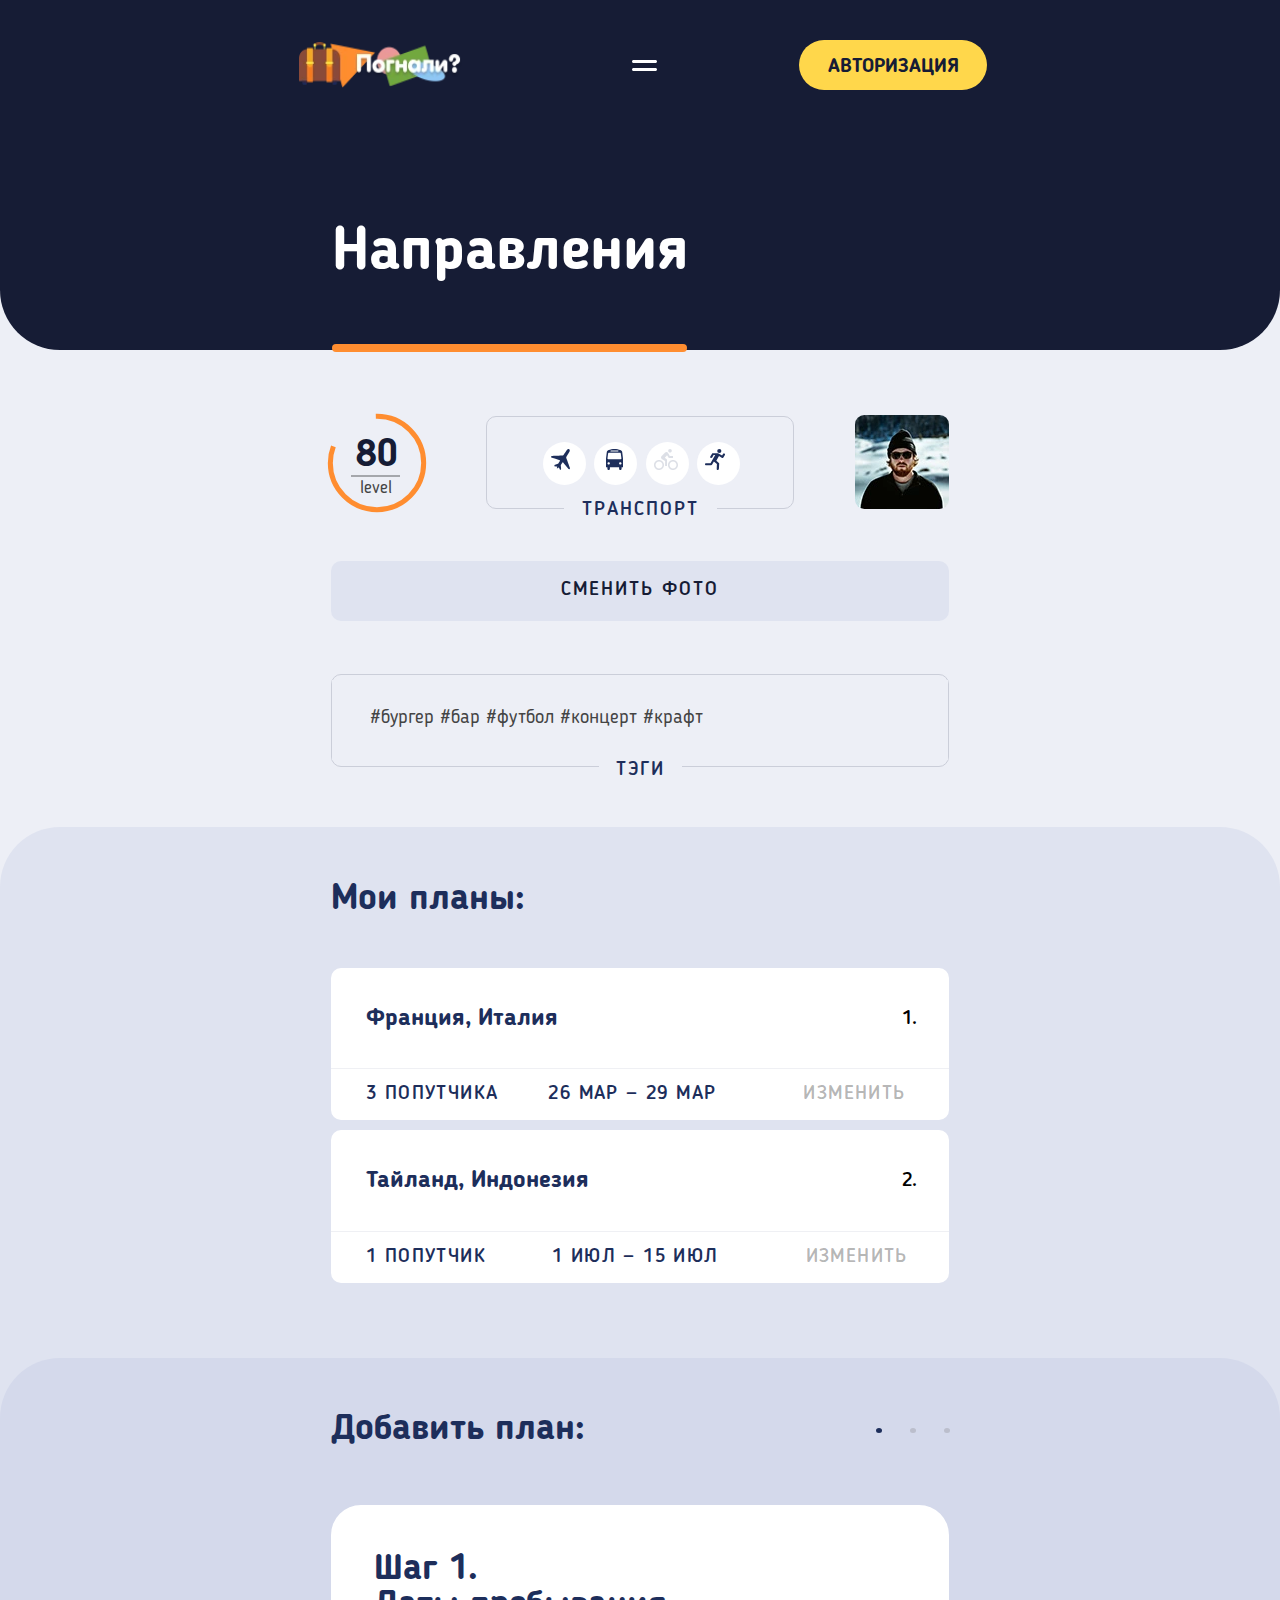
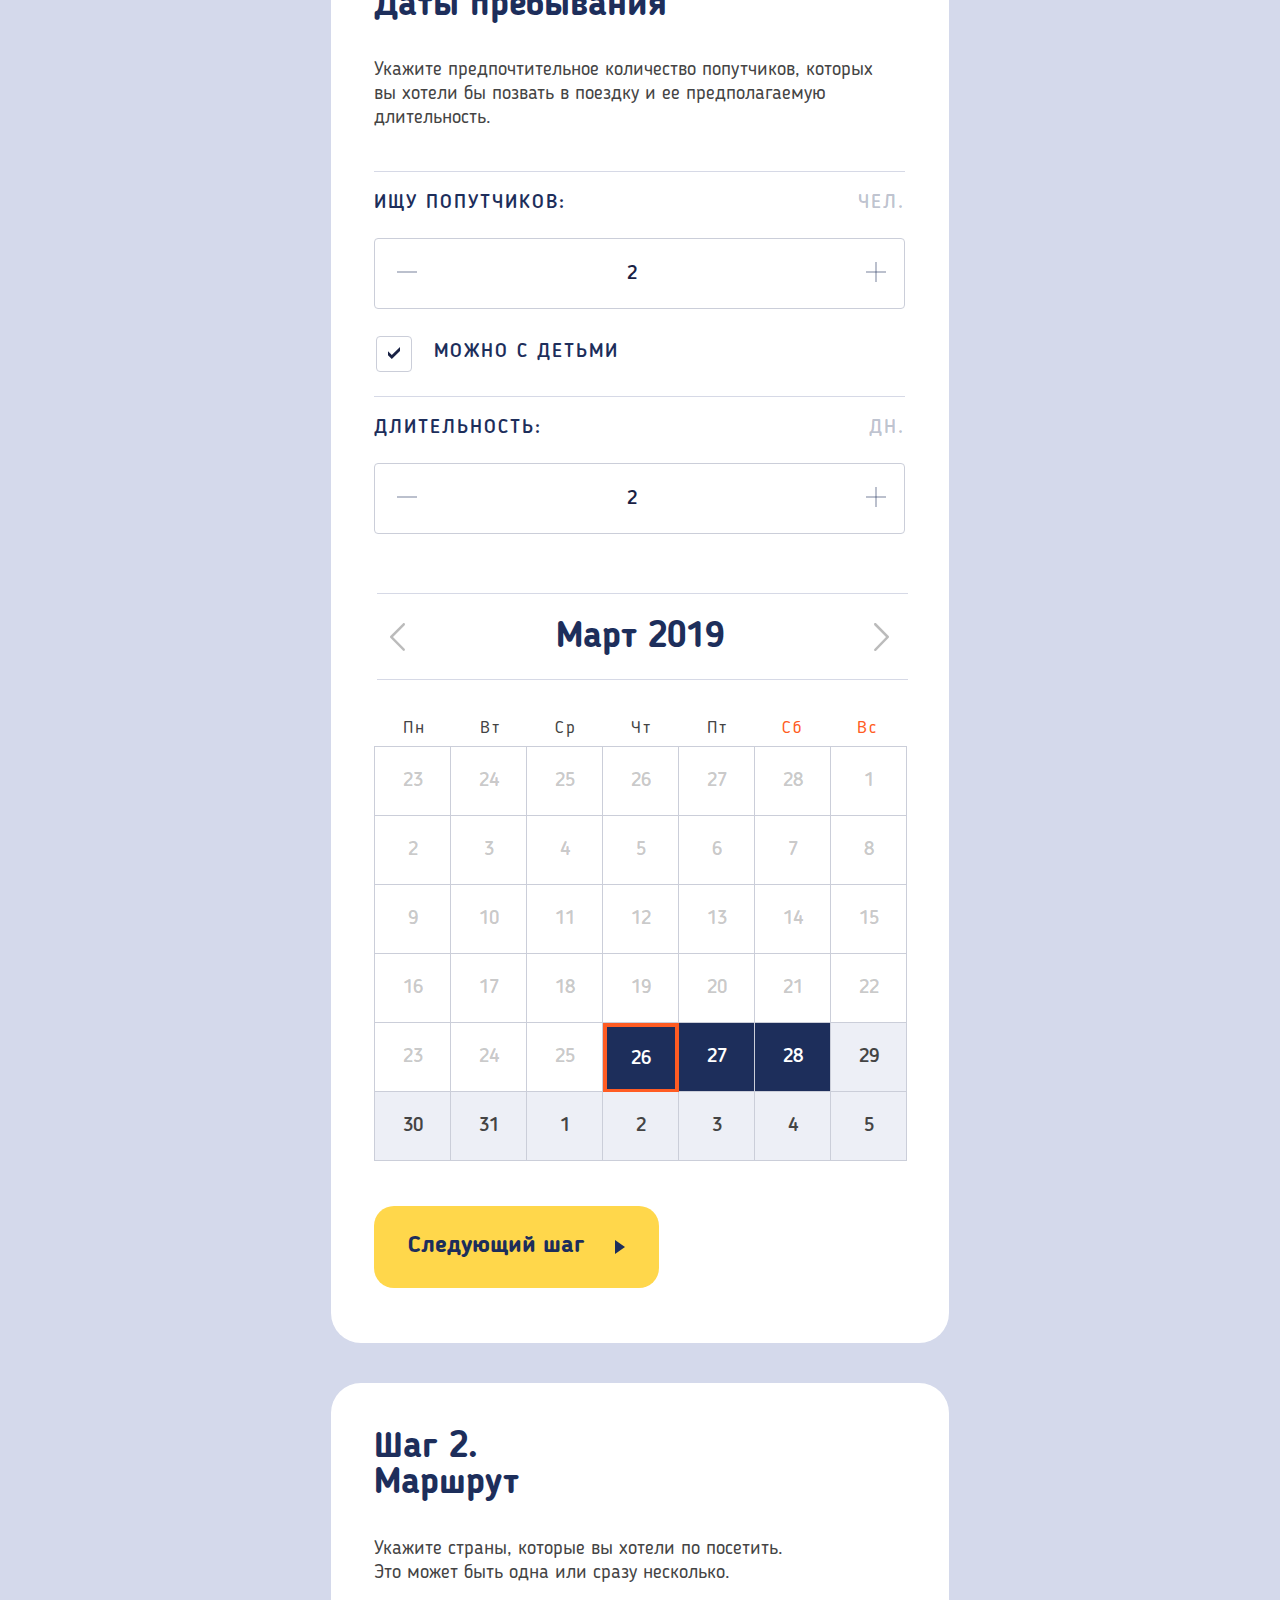
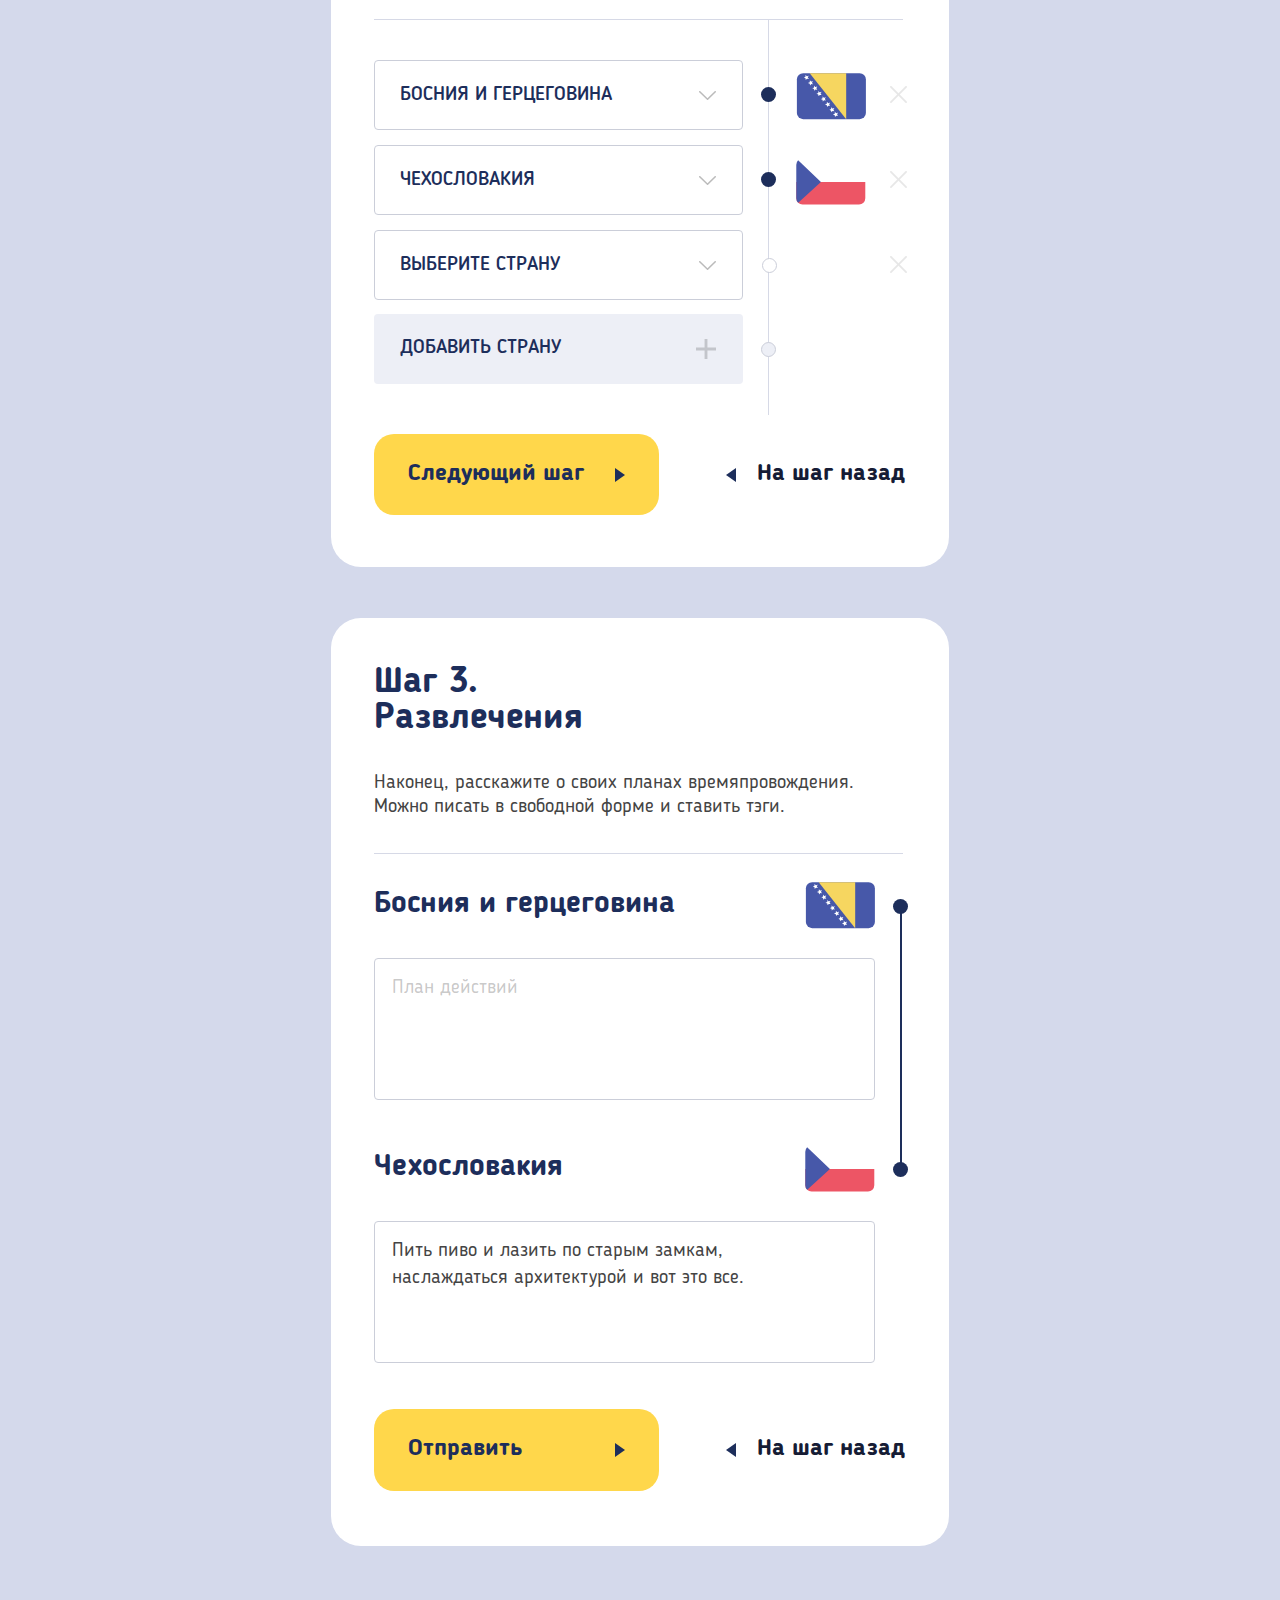
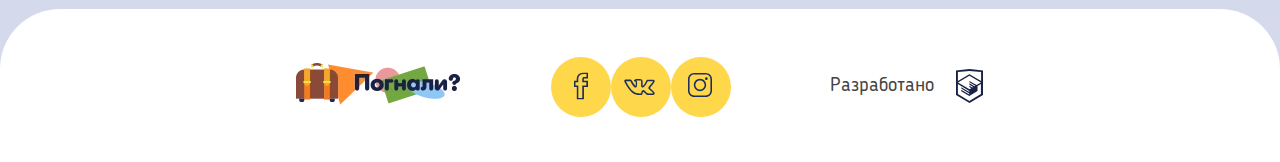
<file: form.html>
<!DOCTYPE html>
<html lang="ru">

<head>
  <meta charset="utf-8">
  <title>HTML Academy: Погнали</title>
  <meta name="viewport" content="width=device-width,initial-scale=1">
  <link rel="preload" href="fonts/bloggersans.woff2" as="font" crossorigin="anonymous">
  <link rel="preload" href="fonts/bloggersans-bold.woff2" as="font" crossorigin="anonymous">
  <link rel="preload" href="fonts/bloggersans-light.woff2" as="font" crossorigin="anonymous">
  <link rel="preload" href="fonts/bloggersans-medium.woff2" as="font" crossorigin="anonymous">
  <link href="css/style.min.css" rel="stylesheet">
</head>

<body class="scroll">
  <div class="sprite">
    <svg xmlns="http://www.w3.org/2000/svg" xmlns:xlink="http://www.w3.org/1999/xlink"><symbol id="icon-circle-first" viewbox="0 0 60 60">
  <circle r="28" cx="30" cy="30" fill="none" stroke="#ff8d30" stroke-width="3" stroke-dasharray="180 5" stroke-dashoffset="52"></circle>
</symbol><symbol id="icon-circle-second" viewbox="0 0 60 60">
  <circle r="28" cx="30" cy="30" fill="none" stroke="#ff8d30" stroke-width="3" stroke-dasharray="180 33" stroke-dashoffset="82"></circle>
</symbol><symbol id="icon-circle-third" viewbox="0 0 50 50">
  <circle class="ideal-traveler__round" r="22.5" cx="25" cy="25" fill="none" stroke="#ff8d30" stroke-width="3" stroke-dasharray="100 110" stroke-dashoffset="105"></circle>
</symbol><symbol id="icon-circle-thourth" viewbox="0 0 50 50">
  <circle class="ideal-traveler__round" r="22.5" cx="25" cy="25" fill="none" stroke="#ff8d30" stroke-width="3" stroke-dasharray="51 72" stroke-dashoffset="140"></circle>
</symbol><symbol id="icon-contacts-mail" viewbox="0 0 36 26">
  <path d="M0 23c0 1.6 1.3 3 3 3h30c1.7 0 3-1.3 3-3V3c0-1.6-1.3-3-3-3H3C1.3 0 0 1.3 0 3v20zm11-10L4.2 6.2c-.6-.6-.6-1.5 0-2 .6-.6 1.5-.6 2.1 0l11 10.9c.4.4 1.2.4 1.6 0l11-10.9c.6-.6 1.5-.6 2.1 0 .6.6.6 1.5 0 2L25 13l6.9 6.8c.6.6.6 1.5 0 2-.6.6-1.5.6-2.1 0L22.9 15s-2.1 2.2-2.5 2.5c-.6.6-1.4 1-2.4 1-.9 0-1.8-.4-2.4-1L13.1 15l-6.9 6.8c-.6.6-1.5.6-2.1 0-.6-.6-.6-1.5 0-2L11 13z"></path>
</symbol><symbol id="icon-contacts-phone" viewbox="0 0 36 36">
  <path d="M18 0C11.6 0 5.2 1.1 2.8 3.4.9 5.3.2 8.7 0 10.8v.3c0 .8.7 1.5 1.5 1.5.1 0 3.7-.3 5.9-.5h.2c.8 0 1.5-.7 1.5-1.5v-3C9 6.7 9.7 6 10.7 6h14.7c.8 0 1.6.7 1.6 1.7v3c0 .8.7 1.5 1.5 1.5h.2c2.2.2 5.8.5 5.9.5.8 0 1.5-.7 1.5-1.5v-.3c-.2-2.1-.9-5.5-2.8-7.4C30.8 1.1 24.4 0 18 0zm0 19.5c-1.7 0-3 1.3-3 3s1.3 3 3 3 3-1.3 3-3-1.3-3-3-3zm-2.3-6.8v-1.9c0-1-.8-1.9-1.9-1.9s-1.8.9-1.8 2v1.9L1.9 23.6c-.7.7-1.1 1.6-1.1 2.7v3c0 1.7 1.3 3 3 3h.8v1.9c0 1 .8 1.9 1.9 1.9s1.9-.8 1.9-1.9v-1.9h19.5v1.9c0 1 .8 1.9 1.9 1.9 1 0 1.9-.8 1.9-1.9v-1.9h.8c1.7 0 3-1.3 3-3v-3c0-1.1-.4-2-1.1-2.7L24 12.7v-1.9c0-1-.8-1.9-1.9-1.9s-1.9.8-1.9 1.9v1.9h-4.5zm2.3 3.8c3.3 0 6 2.7 6 6s-2.7 6-6 6-6-2.7-6-6 2.7-6 6-6z"></path>
</symbol><symbol id="icon-facebook" viewbox="0 0 11 21">
  <path d="M7.8 21H2.2v-9.8H0V6.4h2.1c-.1-2.2.3-3.8 1.3-4.9C4.2.6 5.5.1 7.1 0H11v4.7H7.9c-.1.2-.2.8-.2 1.7H11v4.8H7.8V21zm-4.4-1.1h3.1v-9.8h3.2V7.5H6.5v-.6c0-1.5 0-2.9.8-3.4l.2-.1h2.3V1.1H7.1c-1.2.1-2.2.5-2.8 1.2-.8.9-1.1 2.5-.9 4.6l.1.6H1.2v2.6h2.2v9.8z"></path>
</symbol><symbol id="icon-htmlacademy" viewbox="0 0 27 34">
  <path d="M13.6 0h-.2L0 1.4V26l13.5 8L27 26V1.4L13.6 0zm5.7 16.8l-.9.5-5-3v1.4l3.8 2.3-.8.5-3-1.8v1.4l1.9 1.1-1.8 1.1L2 13.6l11.4-6.8L25 13.5l-4.5 2.6-7.1-4.2v1.4l5.9 3.5zM1.9 15.1l11.4 6.8v1l-8-4.7v1.4l8 4.8v1.1l-8-4.7v1.4l8 4.8 8.2-4.9V17l3.4-2v10l-11.6 6.9-11.4-7v-9.8zm0-3v-9l11.6-1.2 11.6 1.2v9L13.5 5.3v-.1h-.2v.1L1.9 12.1z" fill="#192144"></path>
</symbol><symbol id="icon-instagram" viewbox="0 0 23 23">
  <path class="st0" d="M17 1.5c2.5 0 4.5 2 4.5 4.5v11c0 2.5-2 4.5-4.5 4.5H6c-2.5 0-4.5-2-4.5-4.5V6c0-2.5 2-4.5 4.5-4.5h11M17 0H6C2.7 0 0 2.7 0 6v11c0 3.3 2.7 6 6 6h11c3.3 0 6-2.7 6-6V6c0-3.3-2.7-6-6-6z"></path>
  <path class="st0" d="M11.5 7.1c2.4 0 4.4 2 4.4 4.4 0 2.4-2 4.4-4.4 4.4-2.4 0-4.4-2-4.4-4.4 0-2.4 2-4.4 4.4-4.4m0-1.5c-3.3 0-5.9 2.7-5.9 5.9s2.7 5.9 5.9 5.9 5.9-2.7 5.9-5.9-2.6-5.9-5.9-5.9z"></path>
  <circle class="st0" cx="17.6" cy="5.4" r="1.3"></circle>
</symbol><symbol id="icon-menu" viewbox="0 0 25 11">
  <g fill="#fff">
    <path d="M1.5 3h22c.8 0 1.5-.7 1.5-1.5S24.3 0 23.5 0h-22C.7 0 0 .7 0 1.5S.7 3 1.5 3zM23.5 8h-22C.7 8 0 8.7 0 9.5S.7 11 1.5 11h22c.8 0 1.5-.7 1.5-1.5S24.3 8 23.5 8z"></path>
  </g>
</symbol><symbol id="icon-vk" viewbox="0 0 30 15.8">
  <path d="M23.9 15.8c-.4 0-1.2-.1-2.1-.6-.6-.4-1.2-1-1.8-1.5-.4-.4-1.2-1.2-1.4-1.2-.3.1-.5.9-.5 1.6 0 .1 0 .8-.5 1.2-.4.4-1.1.5-1.2.5h-1.9c-1 0-4.4-.2-7.4-3C3.4 9.4.3 3 .1 2.7 0 2.2-.1 1.5.3 1.1.7.7 1.4.6 1.7.6H5.9c.1 0 .6.1 1 .3.4.2.6.7.6.7S8.1 3 9 4.3c1.3 2 1.9 2.5 2.1 2.6.2-.4.3-1.7.2-2.9 0-.5-.1-1.1-.3-1.3-.1-.1-.4-.3-.8-.3l-.7-.6c-.1-.7.6-1.2 1.1-1.4.7-.3 1.8-.4 3.1-.4h.7c1.2 0 1.6.1 2.1.2 1.7.4 1.6 1.7 1.6 3.3v2.1c0 .4 0 1 .1 1.3.2-.1.9-.7 2.1-2.5.8-1.2 1.4-2.5 1.5-2.8.2-.4.6-.9 1.6-.9h4.7c1 0 1.6.3 1.8.9.3.6.2 1.7-2.4 4.6-.4.4-.7.8-1 1.1-.6.7-1.2 1.4-1.2 1.6.1.1.7.6 1.3 1.1 1.5 1.2 2.5 2.3 3 3.1.5.8.4 1.3.3 1.7-.4.9-1.6 1-1.9 1h-4.1zm-5.3-4.9c.9 0 1.7.8 2.5 1.6.5.5 1 1 1.5 1.3.7.4 1.3.4 1.4.4h3.9c.2 0 .4-.1.5-.1 0 0 0-.1-.1-.2-.4-.7-1.4-1.7-2.7-2.7-1.2-1-1.8-1.5-1.9-2.2-.1-.8.5-1.4 1.6-2.7.3-.3.6-.7 1-1.1 1.6-1.8 2-2.6 2.1-3H23.1c-.2.4-.8 1.8-1.6 3-1.9 2.8-2.8 3.2-3.4 3.2-.2 0-.4 0-.6-.1-1-.6-1-1.8-.9-2.8v-.4-1.7c.1-1.7 0-1.7-.4-1.8-.4-.1-.7-.1-1.9-.2h-.7c-.6 0-1.3 0-1.9.1l.3.3c.6.7.6 2 .6 2.2.1 1.6.1 3.8-1 4.3-.2.1-.4.1-.6.1-.9 0-1.9-.9-3.4-3.3-.8-1.2-1.5-2.7-1.5-2.8L6 2.2c-.1 0-.2-.1-.3-.1h-4-.1c.6 1.2 3.4 6.6 6.5 9.5 2.7 2.5 5.8 2.6 6.4 2.6h1.9s.2-.1.3-.1V14c0-.3 0-2.6 1.6-3 .1-.1.2-.1.3-.1z"></path>
</symbol></svg>

  </div>
  <header class="page-header page-header--form">
    <div class="page-header__color">
      <div class="page-header__wrapper page-header__wrapper--course">
        <div class="page-header__content">
          <a class="page-header__logo logo" href="index.html">
            <picture class="page-header__hide">
              <source type="image/webp" media="(min-width: 1440px)" srcset="img/logo-desktop-white@1x.webp 1x, img/logo-desktop-white@2x.webp 2x">
              <source type="image/webp" media="(min-width: 768px)" srcset="img/logo-tablet-white@1x.webp 1x, img/logo-tablet-white@2x.webp 2x">
              <source type="image/webp" srcset="img/logo-mobile-white@1x.webp 1x, img/logo-mobile-white@2x.webp 2x">
              <source media="(min-width: 1440px)" srcset="img/logo-desktop-white@1x.png 1x, img/logo-desktop-white@2x.png 2x">
              <source media="(min-width: 768px)" srcset="img/logo-tablet-white@1x.png 1x, img/logo-tablet-white@2x.png 2x">
              <img class="logo__image" src="img/logo-mobile-white@1x.png" srcset="img/logo-mobile-white@2x.png 2x" width="100" height="19" alt="Логотип Погнали">
            </picture>
            <picture class="page-header__picture">
              <source type="image/webp" media="(min-width: 1440px)" srcset="img/logo-desktop-blue@1x.webp 1x, img/logo-desktop-blue@2x.webp 2x">
              <source type="image/webp" media="(min-width: 768px)" srcset="img/logo-tablet-blue@1x.webp 1x, img/logo-tablet-blue@2x.webp 2x">
              <source type="image/webp" srcset="img/logo-mobile-blue@1x.webp 1x, img/logo-mobile-blue@2x.webp 2x">
              <source media="(min-width: 1440px)" srcset="img/logo-desktop-blue@1x.png 1x, img/logo-desktop-blue@2x.png 2x">
              <source media="(min-width: 768px)" srcset="img/logo-tablet-blue@1x.png 1x, img/logo-tablet-blue@2x.png 2x">
              <img class="page-header__new" src="img/logo-mobile-blue@1x.png" srcset="img/logo-mobile-blue@2x.png 2x" width="100" height="19" alt="Логотип Погнали">
            </picture>
          </a>
          <button class="page-header__toggle-open page-header__toggle-open--color" type="button">Открыть
            меню
            <svg class="page-header__icon" width="25" height="11">
              <use xlink:href="#icon-menu">
            </use></svg>
          </button>
          <ul class="page-header__navigation page-header__navigation--course navigation">
            <li class="navigation__item">
              <a class="navigation__link" href="index.html">
                <span class="navigation__animation" data-hover="О сервисе">О сервисе</span>
              </a>
            </li>
            <li class="navigation__item">
              <a class="navigation__link">
                <span class="navigation__animation" data-hover="Направления">Направления</span>
              </a>
            </li>
            <li class="navigation__item">
              <a class="navigation__link" href="catalog.html">
                <span class="navigation__animation" data-hover="Попутчики">Попутчики</span>
              </a>
            </li>
          </ul>
          <ul class="page-header__manage">
            <li class="page-header__contact page-header__contact--hide">
              <a class="page-header__phone" href="tel:+78005558628">Позвонить</a>
            </li>
            <li class="page-header__contact page-header__contact--hide">
              <a class="page-header__email" href="mailto:mail@htmlacademy.ru">Написать</a>
            </li>
            <li class="page-header__contact">
              <a class="page-header__button button-authorization button-authorization--size" href="login.html">Авторизация</a>
            </li>
          </ul>
        </div>
        <ul class="page-header__list page-header__list--third">
          <li class="page-header__item page-header__item--form">Направления</li>
        </ul>
      </div>
    </div>
    <nav class="main-nav main-nav--page">
      <div class="main-nav__wrapper main-nav__wrapper--page">
        <div class="main-nav__content">
          <a class="main-nav__logo">
            <picture>
              <source type="image/webp" media="(min-width: 768px)" srcset="img/logo-tablet-blue@1x.webp 1x, img/logo-tablet-blue@2x.webp 2x">
              <source type="image/webp" srcset="img/logo-mobile-blue@1x.webp 1x, img/logo-mobile-blue@2x.webp 2x">
              <source media="(min-width: 768px)" srcset="img/logo-tablet-blue@1x.png 1x, img/logo-tablet-blue@2x.png 2x">
              <img class="main-nav__image" src="img/logo-mobile-blue@1x.png" srcset="img/logo-mobile-blue@2x.png 2x" width="100" height="19" alt="Логотип Погнали">
            </picture>
          </a>
          <button class="main-nav__close" type="button">Закрыть меню</button>
        </div>
        <ul class="main-nav__list site-list">
          <li class="site-list__item">
            <a class="site-list__link" href="index.html">
              <span class="site-list__animation" data-hover="О сервисе">О сервисе</span>
            </a>
          </li>
          <li class="site-list__item">
            <a class="site-list__link">
              <span class="site-list__animation" data-hover="Направления">Направления</span>
            </a>
          </li>
          <li class="site-list__item">
            <a class="site-list__link" href="catalog.html">
              <span class="site-list__animation" data-hover="Попутчики">Попутчики</span>
            </a>
          </li>
        </ul>
        <a class="main-nav__login button-authorization" href="login.html">Авторизация</a>

        <ul class="main-nav__connection">
          <li class="main-nav__items">
            <a class="main-nav__phone-number" href="tel:+78005558628">
              <span>8 800 555-86-28</span>
              <svg class="main-nav__first" width="18" height="18">
                <use xlink:href="#icon-contacts-phone">
              </use></svg>
            </a>
          </li>
          <li class="main-nav__items">
            <a class="main-nav__email" href="mailto:mail@htmlacademy.ru">
              <span>mail@htmlacademy.ru</span>
              <svg class="main-nav__second" width="18" height="13">
                <use xlink:href="#icon-contacts-mail">
              </use></svg>
            </a>
          </li>
        </ul>
        <ul class="main-nav__links-header public">
          <li class="public__button">
            <a class="public__link" href="https://www.facebook.com/">
              <svg class="public__facebook" width="11" height="21">
                <use xlink:href="#icon-facebook">
              </use></svg>
              <span class="visually-hidden">
                Фейсбук
              </span>
            </a>
          </li>
          <li class="public__button">
            <a class="public__link" href="https://vk.com/">
              <svg class="public__vkontakte" width="23" height="12">
                <use xlink:href="#icon-vk">
              </use></svg>
              <span class="visually-hidden">
                Вконтакте
              </span>
            </a>
          </li>
          <li class="public__button">
            <a class="public__link" href="https://www.instagram.com/?hl=ru">
              <svg class="public__instagram" width="18" height="18">
                <use xlink:href="#instagram">
              </use></svg>
              <span class="visually-hidden">
                Инстаграмм
              </span>
            </a>
          </li>
        </ul>
      </div>
    </nav>
  </header>
  <main class="page-main">
    <h1 class="visually-hidden">Направления</h1>
    <section class="personal-profile">
      <div class="personal-profile__wrapper">
        <h2 class="visually-hidden">Личный профиль</h2>
        <div class="personal-profile__union">
          <svg class="personal-profile__circle" width="100" height="100">
            <use xlink:href="#icon-circle-second"></use>
          </svg>
          <div class="personal-profile__content">
            <span class="personal-profile__interest">80</span>
            <span class="personal-profile__level">level</span>
          </div>
          <picture class="personal-profile__picture">
            <source type="image/webp" media="(min-width: 768px)" srcset="img/photo-account-tablet@1x.webp 1x, img/photo-account-tablet@2x.webp 2x">
            <source type="image/webp" srcset="img/photo-account-mobile@1x.webp 1x, img/photo-account-mobile@2x.webp 2x">
            <source media="(min-width: 768px)" srcset="img/photo-account-tablet@1x.jpg 1x, img/photo-account-tablet@2x.jpg 2x">
            <img class="personal-profile__photo" src="img/photo-account-mobile@1x.jpg" srcset="img/photo-account-mobile@2x.jpg 2x" width="99" height="100" alt="Фото аккаунта">
          </picture>
        </div>
        <button class="personal-profile__button" type="button">
          <span class="personal-profile__hide">Сменить</span> фото</button>
        <div class="personal-profile__hashtags">
          <h3 class="personal-profile__title">Тэги</h3>
          <textarea class="personal-profile__text" name="hashtags" placeholder="Коротко о себе в виде 5-8 хештэгов">#бургер #бар #футбол #концерт #крафт</textarea>
        </div>
        <div class="personal-profile__transports">
          <h3 class="personal-profile__title personal-profile__title--size">Транспорт</h3>
          <ul class="personal-profile__transport transport-choice transport-choice--form">
            <li class="transport-choice__type" data-tooltip="Авиаперелет">
              <input class="transport-choice__input transport-choice__input--checkbox" type="checkbox" name="aircraft" value="aircraft" id="transport-aircraft" checked="">
              <label class="transport-choice__label transport-choice__label--aircraft" for="transport-aircraft">Авиаперелет</label>
            </li>
            <li class="transport-choice__type" data-tooltip="Автотранспорт">
              <input class="transport-choice__input transport-choice__input--checkbox" type="checkbox" name="car" value="car" id="transport-car" checked="">
              <label class="transport-choice__label transport-choice__label--car" for="transport-car">Автотранспорт</label>
            </li>
            <li class="transport-choice__type" data-tooltip="Велосипед">
              <input class="transport-choice__input transport-choice__input--checkbox" type="checkbox" name="bicycle" value="bicycle" id="transport-bicycle">
              <label class="transport-choice__label transport-choice__label--bicycle" for="transport-bicycle">Велосипед</label>
            </li>
            <li class="transport-choice__type" data-tooltip="Пешком">
              <input class="transport-choice__input transport-choice__input--checkbox" type="checkbox" name="pedestrian" value="pedestrian" id="transport-pedestrian" checked="">
              <label class="transport-choice__label transport-choice__label--pedestrian" for="transport-pedestrian">Пешком</label>
            </li>
          </ul>
        </div>
      </div>
    </section>
    <section class="plans">
      <div class="plans__color">
        <div class="plans__wrapper">
          <h2 class="plans__title">Мои планы:</h2>
          <ul class="plans__list">
            <li class="plans__item">
              <div class="plans__heading">
                <span class="plans__number">1.</span>
                <h3 class="plans__country">Франция, Италия</h3>
              </div>
              <div class="plans__union">
                <p class="plans__content">3 попутчика</p>
                <p class="plans__content">26 мар — 29 мар</p>
                <a class="plans__change" href="change-plans.html">Изменить</a>
              </div>
            </li>
            <li class="plans__item">
              <div class="plans__heading">
                <span class="plans__number">2.</span>
                <h3 class="plans__country">Тайланд, Индонезия</h3>
              </div>
              <div class="plans__union">
                <p class="plans__content plans__content--size">1 попутчик</p>
                <p class="plans__content">1 июл — 15 июл</p>
                <a class="plans__change" href="change-plans.html">Изменить</a>
              </div>
            </li>
          </ul>
        </div>
      </div>
    </section>
    <section class="add-plan">
      <div class="add-plan__color">
        <form class="add-plan__filter" method="get" action="https://echo.htmlacademy.ru">
          <h2 class="add-plan__title">Добавить план:</h2>
          <ul class="add-plan__list">
            <li class="add-plan__item step-first">
              <div class="step-first__union">
                <div class="step-first__wrapper">
                  <h3 class="step-first__title step-tittle">Шаг 1.<br class="step-tittle__carryover"> Даты пребывания
                  </h3>
                  <p class="step-first__content step-content">Укажите предпочтительное количество попутчиков, которых
                    <br class="step-content__carryover"> вы хотели бы позвать в поездку и ее предполагаемую
                    длительность.</p>
                </div>
                <ul class="step-first__list">
                  <li class="step-first__item step-first__item--active">Даты</li>
                  <li class="step-first__item step-first__item--inactive">Маршрут</li>
                  <li class="step-first__item step-first__item--inactive">Развлечения</li>
                </ul>
              </div>
              <ul class="step-first__information">
                <li class="step-first__search step-first__search--order search">
                  <div class="search__content">
                    <label class="search__label" for="search-companion">Ищу попутчиков:</label>
                    <span class="search__span">Чел.</span>
                  </div>
                  <div class="search__wrapper">
                    <button class="search__backwards" type="button">Меньше</button>
                    <input class="search__input" type="number" step="1" min="1" name="сompanions-number" value="2" id="search-companion">
                    <button class="search__forward" type="button">Больше</button>
                  </div>
                </li>
                <li class="step-first__search step-first__search--number search">
                  <div class="search__content search__content--size">
                    <label class="search__label" for="how-much">Длительность:</label>
                    <span class="search__span">Дн.</span>
                  </div>
                  <div class="search__wrapper">
                    <button class="search__backwards" type="button">Меньше</button>
                    <input class="search__input" type="number" step="1" min="1" name="days-number" value="2" id="how-much">
                    <button class="search__forward" type="button">Больше</button>
                  </div>
                </li>
                <li class="step-first__children">
                  <input class="step-first__input step-first__input--checkbox" type="checkbox" name="children" value="permission-children" id="resolution" checked="">
                  <label class="step-first__label" for="resolution">Можно с детьми</label>
                </li>
              </ul>
              <div class="step-first__time">
                <button class="step-first__back" type="button">Назад</button>
                <h4 class="step-first__month">Март 2019</h4>
                <button class="step-first__ahead" type="button">Вперед</button>
              </div>
              <div class="step-first__calendar calendar">
                <ul class="calendar__wrapper">
                  <li class="calendar__day">П
                    <span class="calendar__hide">н</span>
                  </li>
                  <li class="calendar__day">В
                    <span class="calendar__hide">т</span>
                  </li>
                  <li class="calendar__day">С
                    <span class="calendar__hide">р</span>
                  </li>
                  <li class="calendar__day">Ч
                    <span class="calendar__hide">т</span>
                  </li>
                  <li class="calendar__day">П
                    <span class="calendar__hide">т</span>
                  </li>
                  <li class="calendar__day calendar__day--output">С
                    <span class="calendar__hide">б</span>
                  </li>
                  <li class="calendar__day calendar__day--output">В
                    <span class="calendar__hide">с</span>
                  </li>
                </ul>
                <ul class="calendar__list">
                  <li class="calendar__item">
                    <input class="calendar__input calendar__input--checkbox" type="checkbox" name="days" value="arrival" id="twenty-third" disabled="">
                    <label class="calendar__label" for="twenty-third">23</label>
                  </li>
                  <li class="calendar__item">
                    <input class="calendar__input calendar__input--checkbox" type="checkbox" name="days" value="arrival" id="twenty-four" disabled="">
                    <label class="calendar__label" for="twenty-four">24</label>
                  </li>
                  <li class="calendar__item">
                    <input class="calendar__input calendar__input--checkbox" type="checkbox" name="days" value="arrival" id="twenty-five" disabled="">
                    <label class="calendar__label" for="twenty-five">25</label>
                  </li>
                  <li class="calendar__item">
                    <input class="calendar__input calendar__input--checkbox" type="checkbox" name="days" value="arrival" id="twenty-six" disabled="">
                    <label class="calendar__label" for="twenty-six">26</label>
                  </li>
                  <li class="calendar__item">
                    <input class="calendar__input calendar__input--checkbox" type="checkbox" name="days" value="arrival" id="twenty-seven" disabled="">
                    <label class="calendar__label" for="twenty-seven">27</label>
                  </li>
                  <li class="calendar__item">
                    <input class="calendar__input calendar__input--checkbox" type="checkbox" name="days" value="arrival" id="twenty-eight" disabled="">
                    <label class="calendar__label" for="twenty-eight">28</label>
                  </li>
                  <li class="calendar__item">
                    <input class="calendar__input calendar__input--checkbox" type="checkbox" name="days" value="arrival" id="one" disabled="">
                    <label class="calendar__label" for="one">1
                      <span class="calendar__month">мар</span></label>
                  </li>
                  <li class="calendar__item">
                    <input class="calendar__input calendar__input--checkbox" type="checkbox" name="days" value="arrival" id="two" disabled="">
                    <label class="calendar__label" for="two">2</label>
                  </li>
                  <li class="calendar__item">
                    <input class="calendar__input calendar__input--checkbox" type="checkbox" name="days" value="arrival" id="three" disabled="">
                    <label class="calendar__label" for="three">3</label>
                  </li>
                  <li class="calendar__item">
                    <input class="calendar__input calendar__input--checkbox" type="checkbox" name="days" value="arrival" id="four" disabled="">
                    <label class="calendar__label" for="four">4</label>
                  </li>
                  <li class="calendar__item">
                    <input class="calendar__input calendar__input--checkbox" type="checkbox" name="days" value="arrival" id="five" disabled="">
                    <label class="calendar__label" for="five">5</label>
                  </li>
                  <li class="calendar__item">
                    <input class="calendar__input calendar__input--checkbox" type="checkbox" name="days" value="arrival" id="six" disabled="">
                    <label class="calendar__label" for="six">6</label>
                  </li>
                  <li class="calendar__item">
                    <input class="calendar__input calendar__input--checkbox" type="checkbox" name="days" value="arrival" id="seven" disabled="">
                    <label class="calendar__label" for="seven">7</label>
                  </li>
                  <li class="calendar__item">
                    <input class="calendar__input calendar__input--checkbox" type="checkbox" name="days" value="arrival" id="eight" disabled="">
                    <label class="calendar__label" for="eight">8</label>
                  </li>
                  <li class="calendar__item">
                    <input class="calendar__input calendar__input--checkbox" type="checkbox" name="days" value="arrival" id="nine" disabled="">
                    <label class="calendar__label" for="nine">9</label>
                  </li>
                  <li class="calendar__item">
                    <input class="calendar__input calendar__input--checkbox" type="checkbox" name="days" value="arrival" id="ten" disabled="">
                    <label class="calendar__label" for="ten">10</label>
                  </li>
                  <li class="calendar__item">
                    <input class="calendar__input calendar__input--checkbox" type="checkbox" name="days" value="arrival" id="eleven" disabled="">
                    <label class="calendar__label" for="eleven">11</label>
                  </li>
                  <li class="calendar__item">
                    <input class="calendar__input calendar__input--checkbox" type="checkbox" name="days" value="arrival" id="twelve" disabled="">
                    <label class="calendar__label" for="twelve">12</label>
                  </li>
                  <li class="calendar__item">
                    <input class="calendar__input calendar__input--checkbox" type="checkbox" name="days" value="arrival" id="thirteen" disabled="">
                    <label class="calendar__label" for="thirteen">13</label>
                  </li>
                  <li class="calendar__item">
                    <input class="calendar__input calendar__input--checkbox" type="checkbox" name="days" value="arrival" id="fourteen" disabled="">
                    <label class="calendar__label" for="fourteen">14</label>
                  </li>
                  <li class="calendar__item">
                    <input class="calendar__input calendar__input--checkbox" type="checkbox" name="days" value="arrival" id="fifteen" disabled="">
                    <label class="calendar__label" for="fifteen">15</label>
                  </li>
                  <li class="calendar__item">
                    <input class="calendar__input calendar__input--checkbox" type="checkbox" name="days" value="arrival" id="sixteen" disabled="">
                    <label class="calendar__label" for="sixteen">16</label>
                  </li>
                  <li class="calendar__item">
                    <input class="calendar__input calendar__input--checkbox" type="checkbox" name="days" value="arrival" id="seventeen" disabled="">
                    <label class="calendar__label" for="seventeen">17</label>
                  </li>
                  <li class="calendar__item">
                    <input class="calendar__input calendar__input--checkbox" type="checkbox" name="days" value="arrival" id="eighteen" disabled="">
                    <label class="calendar__label" for="eighteen">18</label>
                  </li>
                  <li class="calendar__item">
                    <input class="calendar__input calendar__input--checkbox" type="checkbox" name="days" value="arrival" id="nineteen" disabled="">
                    <label class="calendar__label" for="nineteen">19</label>
                  </li>
                  <li class="calendar__item">
                    <input class="calendar__input calendar__input--checkbox" type="checkbox" name="days" value="arrival" id="twenty" disabled="">
                    <label class="calendar__label" for="twenty">20</label>
                  </li>
                  <li class="calendar__item">
                    <input class="calendar__input calendar__input--checkbox" type="checkbox" name="days" value="arrival" id="twenty-one" disabled="">
                    <label class="calendar__label" for="twenty-one">21</label>
                  </li>
                  <li class="calendar__item">
                    <input class="calendar__input calendar__input--checkbox" type="checkbox" name="days" value="arrival" id="twenty-two" disabled="">
                    <label class="calendar__label" for="twenty-two">22</label>
                  </li>
                  <li class="calendar__item">
                    <input class="calendar__input calendar__input--checkbox" type="checkbox" name="days" value="arrival" id="twenty-three" disabled="">
                    <label class="calendar__label" for="twenty-three">23</label>
                  </li>
                  <li class="calendar__item">
                    <input class="calendar__input calendar__input--checkbox" type="checkbox" name="days" value="arrival" id="twenty-fourth" disabled="">
                    <label class="calendar__label" for="twenty-fourth">24</label>
                  </li>
                  <li class="calendar__item">
                    <input class="calendar__input calendar__input--checkbox" type="checkbox" name="days" value="arrival" id="twenty-fifth" disabled="">
                    <label class="calendar__label" for="twenty-fifth">25</label>
                  </li>
                  <li class="calendar__item calendar__item--choose">
                    <input class="calendar__input calendar__input--checkbox" type="checkbox" name="days" value="arrival" id="twenty-sixth">
                    <label class="calendar__label calendar__label--choose" for="twenty-sixth">26
                      <span class="calendar__arrival calendar__arrival--static">Заезд</span>
                    </label>
                  </li>
                  <li class="calendar__item">
                    <input class="calendar__input calendar__input--checkbox" type="checkbox" name="days" value="arrival" id="twenty-seventh">
                    <label class="calendar__label calendar__label--active" for="twenty-seventh">27
                      <span class="calendar__arrival">Заезд</span>
                    </label>
                  </li>
                  <li class="calendar__item">
                    <input class="calendar__input calendar__input--checkbox" type="checkbox" name="days" value="arrival" id="twenty-eighth-day">
                    <label class="calendar__label calendar__label--active calendar__label--departure" for="twenty-eighth-day">28
                      <span class="calendar__arrival">Заезд</span>
                      <span class="calendar__departure">Выезд</span>
                    </label>
                  </li>
                  <li class="calendar__item">
                    <input class="calendar__input calendar__input--checkbox" type="checkbox" name="days" value="arrival" id="twenty-nine">
                    <label class="calendar__label" for="twenty-nine">29
                      <span class="calendar__arrival">Заезд</span>
                    </label>
                  </li>
                  <li class="calendar__item">
                    <input class="calendar__input calendar__input--checkbox" type="checkbox" name="days" value="arrival" id="thirty">
                    <label class="calendar__label" for="thirty">30
                      <span class="calendar__arrival">Заезд</span>
                    </label>
                  </li>
                  <li class="calendar__item">
                    <input class="calendar__input calendar__input--checkbox" type="checkbox" name="days" value="arrival" id="thirty-one">
                    <label class="calendar__label" for="thirty-one">31
                      <span class="calendar__arrival">Заезд</span>
                    </label>
                  </li>
                  <li class="calendar__item">
                    <input class="calendar__input calendar__input--checkbox" type="checkbox" name="days" value="arrival" id="the-first">
                    <label class="calendar__label" for="the-first">1
                      <span class="calendar__month">апр</span>
                      <span class="calendar__arrival">Заезд</span>
                    </label>
                  </li>
                  <li class="calendar__item">
                    <input class="calendar__input calendar__input--checkbox" type="checkbox" name="days" value="arrival" id="second">
                    <label class="calendar__label" for="second">2
                      <span class="calendar__arrival">Заезд</span>
                    </label>
                  </li>
                  <li class="calendar__item">
                    <input class="calendar__input calendar__input--checkbox" type="checkbox" name="days" value="arrival" id="third">
                    <label class="calendar__label" for="third">3
                      <span class="calendar__arrival">Заезд</span>
                    </label>
                  </li>
                  <li class="calendar__item">
                    <input class="calendar__input calendar__input--checkbox" type="checkbox" name="days" value="arrival" id="fourth">
                    <label class="calendar__label" for="fourth">4
                      <span class="calendar__arrival">Заезд</span>
                    </label>
                  </li>
                  <li class="calendar__item">
                    <input class="calendar__input calendar__input--checkbox" type="checkbox" name="days" value="arrival" id="fifth">
                    <label class="calendar__label" for="fifth">5
                      <span class="calendar__arrival">Заезд</span>
                    </label>
                  </li>
                </ul>
              </div>
              <a class="step-first__button step-button">Следующий шаг</a>
            </li>
            <li class="add-plan__item step-second">
              <div class="step-second__union">
                <div class="step-second__wrapper">
                  <h3 class="step-second__title step-tittle">Шаг 2.<br class="step-tittle__carryover"> Маршрут</h3>
                  <p class="step-second__content step-content">Укажите страны, которые вы хотели по посетить. Это может
                    быть
                    одна или сразу несколько.</p>
                </div>
                <ul class="step-second__list">
                  <li class="step-second__item step-second__item--inactive">Даты</li>
                  <li class="step-second__item step-second__item--active">Маршрут</li>
                  <li class="step-second__item step-second__item--inactive">Развлечения</li>
                </ul>
              </div>
              <ul class="step-second__route">
                <li class="step-second__choice route">
                  <div class="route__wrapper route__wrapper--size">
                    <input class="route__input" type="text" name="bosnia-and-herzegov" placeholder="Босния и герцеговина">
                    <button class="route__button" type="button">выбрать страну</button>
                    <div class="route__flag route__flag--bosnia-and-herzegov">Флаг страны</div>
                    <button class="route__close" type="button">Закрыть</button>
                  </div>
                </li>
                <li class="step-second__choice route">
                  <div class="route__wrapper route__wrapper--size">
                    <input class="route__input" type="text" name="сzechoslovakia" placeholder="Чехословакия">
                    <button class="route__button" type="button">выбрать страну</button>
                    <div class="route__flag route__flag--chechoslovakia">Флаг страны</div>
                    <button class="route__close" type="button">Закрыть</button>
                  </div>
                </li>
                <li class="step-second__choice route">
                  <div class="route__wrapper">
                    <input class="route__input route__input--size" type="text" name="choose-country" placeholder="Выберите страну">
                    <button class="route__button route__button--location" type="button">выбрать страну</button>
                    <button class="route__close" type="button">Закрыть</button>
                  </div>
                  <div class="route__modal modal-country">
                    <div class="modal-country__wrapper">
                      <h3 class="modal-country__title">Выберите страну</h3>
                      <button class="modal-country__button" type="button">Закрыть</button>
                    </div>
                    <div class="modal-country__union">
                      <ul class="modal-country__alphabet dictionary">
                        <li class="dictionary__list">
                          <input class="dictionary__input dictionary__input--radio" type="radio" name="countries-alphabetically" value="letter-first" id="letter-first" checked="">
                          <label class="dictionary__label" for="letter-first">А</label>
                        </li>
                        <li class="dictionary__list">
                          <input class="dictionary__input dictionary__input--radio" type="radio" name="countries-alphabetically" value="letter-second" id="letter-second">
                          <label class="dictionary__label" for="letter-second">Б</label>
                        </li>
                        <li class="dictionary__list">
                          <input class="dictionary__input dictionary__input--radio" type="radio" name="countries-alphabetically" value="letter-third" id="letter-third">
                          <label class="dictionary__label" for="letter-third">В</label>
                        </li>
                        <li class="dictionary__list">
                          <input class="dictionary__input dictionary__input--radio" type="radio" name="countries-alphabetically" value="letter-fourth" id="letter-fourth">
                          <label class="dictionary__label" for="letter-fourth">Г</label>
                        </li>
                        <li class="dictionary__list">
                          <input class="dictionary__input dictionary__input--radio" type="radio" name="countries-alphabetically" value="letter-fifth" id="letter-fifth">
                          <label class="dictionary__label" for="letter-fifth">Д</label>
                        </li>
                        <li class="dictionary__list">
                          <input class="dictionary__input dictionary__input--radio" type="radio" name="countries-alphabetically" value="letter-sixth" id="letter-sixth">
                          <label class="dictionary__label" for="letter-sixth">Е</label>
                        </li>
                        <li class="dictionary__list">
                          <input class="dictionary__input dictionary__input--radio" type="radio" name="countries-alphabetically" value="letter-seventh" id="letter-seventh">
                          <label class="dictionary__label" for="letter-seventh">Ё</label>
                        </li>
                        <li class="dictionary__list">
                          <input class="dictionary__input dictionary__input--radio" type="radio" name="countries-alphabetically" value="letter-eighth" id="letter-eighth">
                          <label class="dictionary__label" for="letter-eighth">Ж</label>
                        </li>
                        <li class="dictionary__list">
                          <input class="dictionary__input dictionary__input--radio" type="radio" name="countries-alphabetically" value="letter-ninth" id="letter-ninth">
                          <label class="dictionary__label" for="letter-ninth">З</label>
                        </li>
                        <li class="dictionary__list">
                          <input class="dictionary__input dictionary__input--radio" type="radio" name="countries-alphabetically" value="letter-tenth" id="letter-tenth">
                          <label class="dictionary__label" for="letter-tenth">И</label>
                        </li>
                        <li class="dictionary__list">
                          <input class="dictionary__input dictionary__input--radio" type="radio" name="countries-alphabetically" value="letter-eleventh" id="letter-eleventh">
                          <label class="dictionary__label" for="letter-eleventh">Й</label>
                        </li>
                        <li class="dictionary__list">
                          <input class="dictionary__input dictionary__input--radio" type="radio" name="countries-alphabetically" value="letter-twelfth" id="letter-twelfth">
                          <label class="dictionary__label" for="letter-twelfth">К</label>
                        </li>
                        <li class="dictionary__list">
                          <input class="dictionary__input dictionary__input--radio" type="radio" name="countries-alphabetically" value="letter-thirteenth" id="letter-thirteenth">
                          <label class="dictionary__label" for="letter-thirteenth">Л</label>
                        </li>
                        <li class="dictionary__list">
                          <input class="dictionary__input dictionary__input--radio" type="radio" name="countries-alphabetically" value="letter-fourteenth" id="letter-fourteenth">
                          <label class="dictionary__label" for="letter-fourteenth">М</label>
                        </li>
                        <li class="dictionary__list">
                          <input class="dictionary__input dictionary__input--radio" type="radio" name="countries-alphabetically" value="letter-fifteenth" id="letter-fifteenth">
                          <label class="dictionary__label" for="letter-fifteenth">Н</label>
                        </li>
                        <li class="dictionary__list">
                          <input class="dictionary__input dictionary__input--radio" type="radio" name="countries-alphabetically" value="letter-sixteenth" id="letter-sixteenth">
                          <label class="dictionary__label" for="letter-sixteenth">О</label>
                        </li>
                        <li class="dictionary__list">
                          <input class="dictionary__input dictionary__input--radio" type="radio" name="countries-alphabetically" value="letter-seventeenth" id="letter-seventeenth">
                          <label class="dictionary__label" for="letter-seventeenth">П</label>
                        </li>
                        <li class="dictionary__list">
                          <input class="dictionary__input dictionary__input--radio" type="radio" name="countries-alphabetically" value="letter-eighteenth" id="letter-eighteenth">
                          <label class="dictionary__label" for="letter-eighteenth">Р</label>
                        </li>
                        <li class="dictionary__list">
                          <input class="dictionary__input dictionary__input--radio" type="radio" name="countries-alphabetically" value="letter-nineteenth" id="letter-nineteenth">
                          <label class="dictionary__label" for="letter-nineteenth">С</label>
                        </li>
                        <li class="dictionary__list">
                          <input class="dictionary__input dictionary__input--radio" type="radio" name="countries-alphabetically" value="letter-twentieth" id="letter-twentieth">
                          <label class="dictionary__label" for="letter-twentieth">Т</label>
                        </li>
                        <li class="dictionary__list">
                          <input class="dictionary__input dictionary__input--radio" type="radio" name="countries-alphabetically" value="letter-twenty-first" id="letter-twenty-first">
                          <label class="dictionary__label" for="letter-twenty-first">У</label>
                        </li>
                        <li class="dictionary__list">
                          <input class="dictionary__input dictionary__input--radio" type="radio" name="countries-alphabetically" value="letter-twenty-second" id="letter-twenty-second">
                          <label class="dictionary__label" for="letter-twenty-second">Ф</label>
                        </li>
                        <li class="dictionary__list">
                          <input class="dictionary__input dictionary__input--radio" type="radio" name="countries-alphabetically" value="letter-twenty-third" id="letter-twenty-third">
                          <label class="dictionary__label" for="letter-twenty-third">Х</label>
                        </li>
                        <li class="dictionary__list">
                          <input class="dictionary__input dictionary__input--radio" type="radio" name="countries-alphabetically" value="letter-twenty-fourth" id="letter-twenty-fourth">
                          <label class="dictionary__label" for="letter-twenty-fourth">Ц</label>
                        </li>
                        <li class="dictionary__list">
                          <input class="dictionary__input dictionary__input--radio" type="radio" name="countries-alphabetically" value="letter-twenty-fifth" id="letter-twenty-fifth">
                          <label class="dictionary__label" for="letter-twenty-fifth">Ч</label>
                        </li>
                        <li class="dictionary__list">
                          <input class="dictionary__input dictionary__input--radio" type="radio" name="countries-alphabetically" value="letter-twenty-sixth" id="letter-twenty-sixth">
                          <label class="dictionary__label" for="letter-twenty-sixth">Ш</label>
                        </li>
                        <li class="dictionary__list">
                          <input class="dictionary__input dictionary__input--radio" type="radio" name="countries-alphabetically" value="letter-twenty-seventh" id="letter-twenty-seventh">
                          <label class="dictionary__label" for="letter-twenty-seventh">Щ</label>
                        </li>
                        <li class="dictionary__list">
                          <input class="dictionary__input dictionary__input--radio" type="radio" name="countries-alphabetically" value="letter-twenty-eighth" id="letter-twenty-eighth">
                          <label class="dictionary__label" for="letter-twenty-eighth">Э</label>
                        </li>
                        <li class="dictionary__list">
                          <input class="dictionary__input dictionary__input--radio" type="radio" name="countries-alphabetically" value="letter-twenty-ninth" id="letter-twenty-ninth">
                          <label class="dictionary__label" for="letter-twenty-ninth">Ю</label>
                        </li>
                        <li class="dictionary__list">
                          <input class="dictionary__input dictionary__input--radio" type="radio" name="countries-alphabetically" value="letter-thirtieth" id="letter-thirtieth">
                          <label class="dictionary__label" for="letter-thirtieth">Я</label>
                        </li>
                      </ul>
                      <ul class="modal-country__list">
                        <li class="modal-country__item">
                          <a class="modal-country__link" href="#">Афганистан</a>
                        </li>
                        <li class="modal-country__item">
                          <a class="modal-country__link" href="#">Албания</a>
                        </li>
                        <li class="modal-country__item">
                          <a class="modal-country__link" href="#">Алгерия</a>
                        </li>
                        <li class="modal-country__item">
                          <a class="modal-country__link" href="#">Андорра</a>
                        </li>
                        <li class="modal-country__item">
                          <a class="modal-country__link" href="#">Аргентина</a>
                        </li>
                        <li class="modal-country__item">
                          <a class="modal-country__link" href="#">Армения</a>
                        </li>
                        <li class="modal-country__item">
                          <a class="modal-country__link" href="#">Австралия</a>
                        </li>
                        <li class="modal-country__item">
                          <a class="modal-country__link" href="#">Австрия</a>
                        </li>
                        <li class="modal-country__item">
                          <a class="modal-country__link" href="#">Азербайджанм</a>
                        </li>
                      </ul>
                    </div>
                  </div>
                </li>
              </ul>
              <button class="step-second__button" type="button">Добавить страну</button>
              <div class="step-second__switches">
                <a class="step-second__ahead step-button">Следующий шаг</a>
                <a class="step-second__backwards transition-back">На шаг назад</a>
              </div>
            </li>
            <li class="add-plan__item step-third">
              <div class="step-third__union">
                <div class="step-third__wrapper">
                  <h3 class="step-third__title step-tittle">Шаг 3.<br class="step-tittle__carryover"> Развлечения</h3>
                  <p class="step-third__content step-content">Наконец, расскажите о своих планах времяпровождения. Можно
                    писать в свободной форме и ставить тэги.</p>
                </div>
                <ul class="step-third__list">
                  <li class="step-third__item step-third__item--inactive">Даты</li>
                  <li class="step-third__item step-third__item--inactive">Маршрут</li>
                  <li class="step-third__item step-third__item--active">Развлечения</li>
                </ul>
              </div>
              <ul class="step-third__entertainment">
                <li class="step-third__country plan">
                  <h4 class="plan__title plan__title--bosnia-and-herzegov">Босния и герцеговина</h4>
                  <div class="plan__wrapper">
                    <textarea class="plan__text" name="action-plan" rows="9" placeholder="План действий"></textarea>
                    <div class="plan__error">Это поле должно быть заполнено</div>
                  </div>
                </li>
                <li class="step-third__country plan">
                  <h4 class="plan__title plan__title--chechoslovakia">Чехословакия</h4>
                  <div class="plan__wrapper">
                    <textarea class="plan__text plan__text--size" name="action-plan" rows="9" placeholder="План действий">Пить пиво и лазить по&nbsp;старым замкам, наслаждаться арxитектурой и вот это все.</textarea>
                    <div class="plan__error">Это поле должно быть заполнено</div>
                  </div>
                </li>
              </ul>
              <div class="step-third__switches">
                <button type="submit" class="step-third__button step-button">Отправить</button>
                <a class="step-third__backwards transition-back">На шаг назад</a>
              </div>
            </li>
          </ul>
        </form>
      </div>
    </section>
  </main>
  <footer class="page-footer page-footer--form">
    <div class="page-footer__color">
      <div class="page-footer__wrapper">
        <a class="page-footer__logo" href="index.html">
          <picture>
            <source type="image/webp" media="(min-width: 1440px)" srcset="img/logo-desktop-blue@1x.webp 1x, img/logo-desktop-blue@2x.webp 2x">
            <source type="image/webp" media="(min-width: 768px)" srcset="img/logo-tablet-blue@1x.webp 1x, img/logo-tablet-blue@2x.webp 2x">
            <source type="image/webp" srcset="img/logo-mobile-blue@1x.webp 1x, img/logo-mobile-blue@2x.webp 2x">
            <source media="(min-width: 1440px)" srcset="img/logo-desktop-blue@1x.png 1x, img/logo-desktop-blue@2x.png 2x">
            <source media="(min-width: 768px)" srcset="img/logo-tablet-blue@1x.png 1x, img/logo-tablet-blue@2x.png 2x">
            <img class="page-footer__image" src="img/logo-mobile-blue@1x.png" srcset="img/logo-mobile-blue@2x.png 2x" width="100" height="19" alt="Логотип Погнали">
          </picture>
        </a>
        <ul class="page-footer__links social">
          <li class="social__button">
            <a class="social__link" href="https://www.facebook.com/">
              <svg class="social__facebook" width="11" height="21">
                <use xlink:href="#icon-facebook">
              </use></svg>
              <span class="visually-hidden">
                Фейсбук
              </span>
            </a>
          </li>
          <li class="social__button">
            <a class="social__link" href="https://vk.com/">
              <svg class="social__vkontakte" width="23" height="12">
                <use xlink:href="#icon-vk">
              </use></svg>
              <span class="visually-hidden">
                Вконтакте
              </span>
            </a>
          </li>
          <li class="social__button">
            <a class="social__link" href="https://www.instagram.com/?hl=ru">
              <svg class="social__instagram" width="18" height="18">
                <use xlink:href="#icon-instagram">
              </use></svg>
              <span class="visually-hidden">
                Инстаграмм
              </span>
            </a>
          </li>
        </ul>
        <div class="page-footer__content">
          <a class="page-footer__html logo-html" href="https://htmlacademy.ru/intensive/adaptive">
            <span>Разработано</span>
            <svg class="logo-html__icon" width="27px" height="34px">
              <use xlink:href="#icon-htmlacademy">
            </use></svg>
          </a>
        </div>
      </div>
    </div>
  </footer>
  <script src="js/main.min.js"></script>
</body>

</html>
</file>
